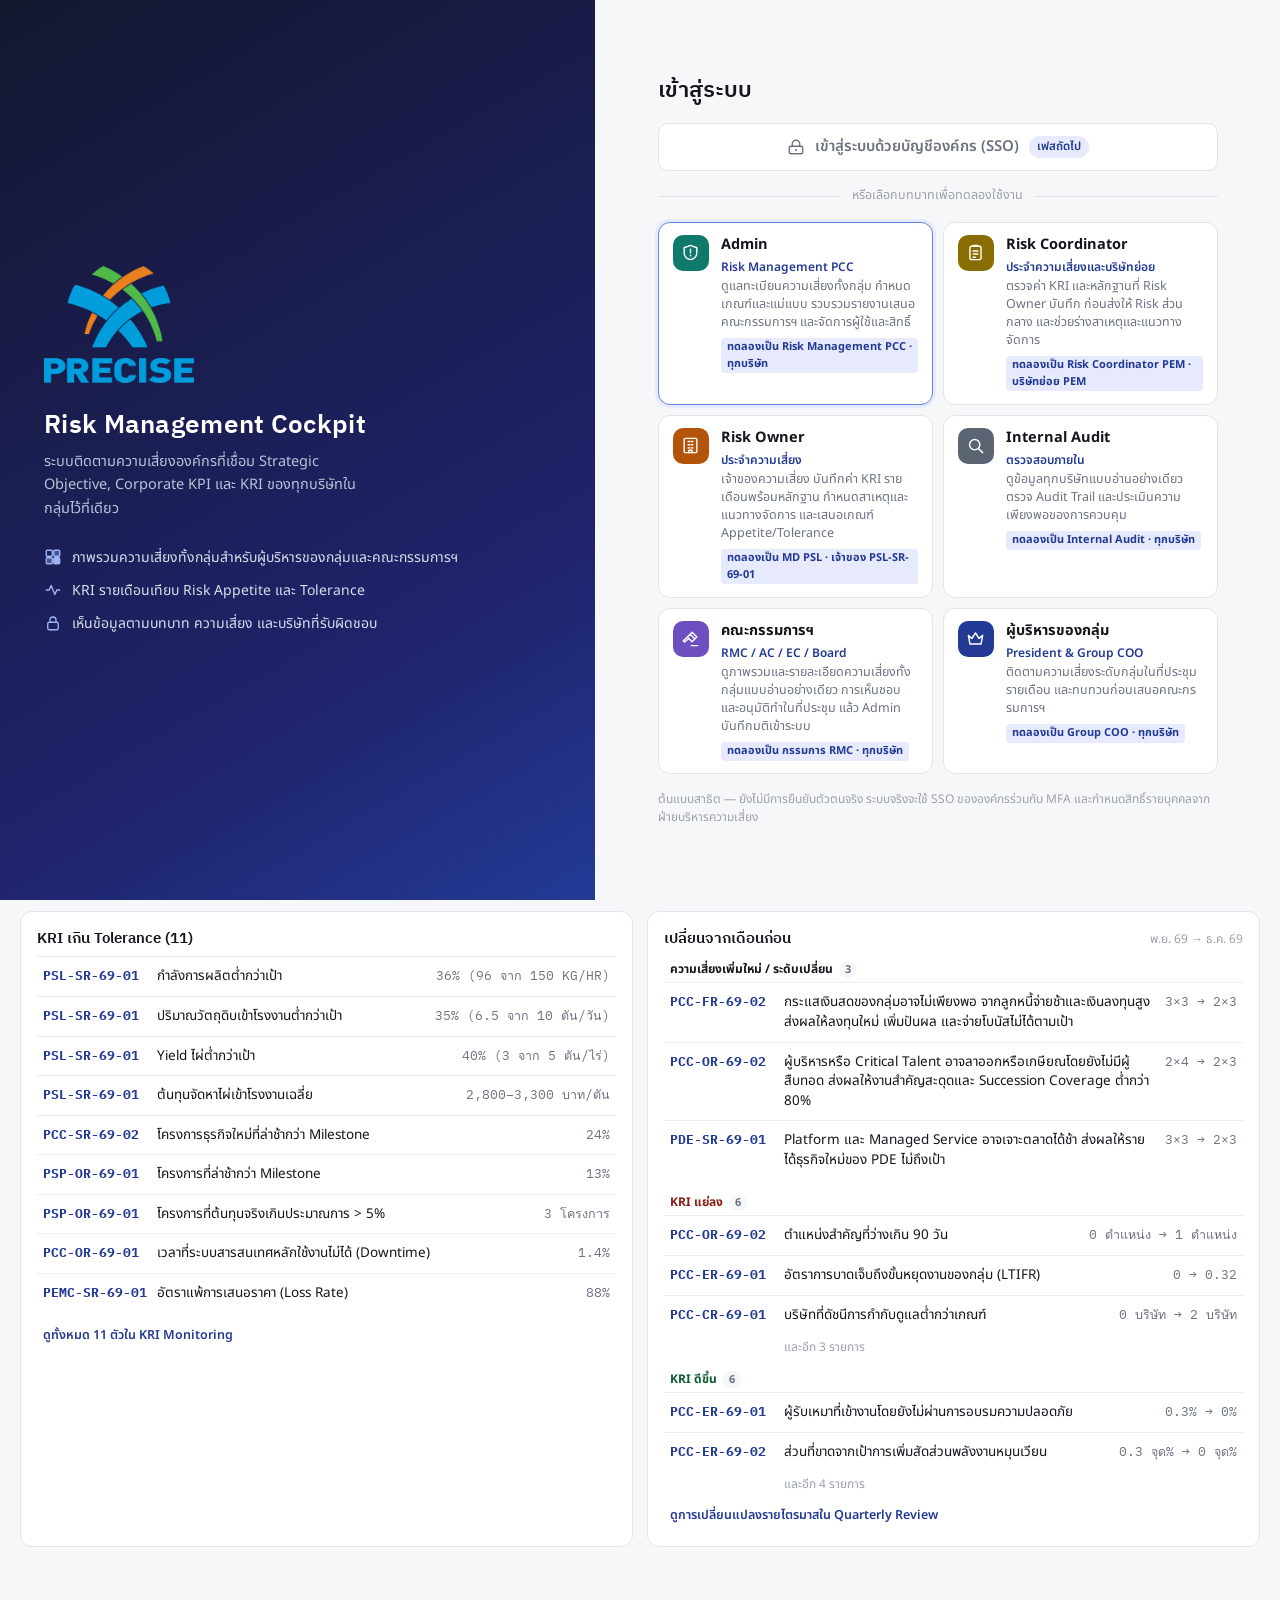
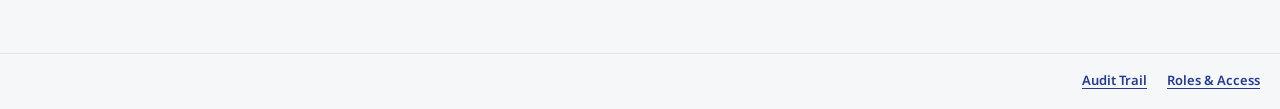
<file: index.html>
<!doctype html>
<html lang="th">
<head>
<meta charset="utf-8">
<meta name="viewport" content="width=device-width, initial-scale=1, viewport-fit=cover">
<title>Precise Risk Cockpit</title>
<link rel="preconnect" href="https://fonts.googleapis.com">
<link href="https://fonts.googleapis.com/css2?family=IBM+Plex+Sans+Thai:wght@400;500;600;700&family=Noto+Sans+Thai:wght@400;500;600;700&family=IBM+Plex+Mono:wght@500;600&display=swap" rel="stylesheet">
<link rel="stylesheet" href="css/app.css">
</head>
<body>
<div class="login" id="login" hidden></div>
<div class="topbar">
  <div class="topbar-inner">
    <div class="brand">
      <svg class="brand-mark" viewBox="0 0 27 27" width="27" height="27" aria-hidden="true"><rect x="0" y="0" width="6" height="6" rx="1.2" fill="#e6870c"/><rect x="7" y="0" width="6" height="6" rx="1.2" fill="#e6870c"/><rect x="14" y="0" width="6" height="6" rx="1.2" fill="#d92d20"/><rect x="21" y="0" width="6" height="6" rx="1.2" fill="#d92d20"/><rect x="0" y="7" width="6" height="6" rx="1.2" fill="#caa400"/><rect x="7" y="7" width="6" height="6" rx="1.2" fill="#caa400"/><rect x="14" y="7" width="6" height="6" rx="1.2" fill="#e6870c"/><rect x="21" y="7" width="6" height="6" rx="1.2" fill="#d92d20"/><rect x="0" y="14" width="6" height="6" rx="1.2" fill="#1a9a51"/><rect x="7" y="14" width="6" height="6" rx="1.2" fill="#caa400"/><rect x="14" y="14" width="6" height="6" rx="1.2" fill="#caa400"/><rect x="21" y="14" width="6" height="6" rx="1.2" fill="#e6870c"/><rect x="0" y="21" width="6" height="6" rx="1.2" fill="#1a9a51"/><rect x="7" y="21" width="6" height="6" rx="1.2" fill="#1a9a51"/><rect x="14" y="21" width="6" height="6" rx="1.2" fill="#caa400"/><rect x="21" y="21" width="6" height="6" rx="1.2" fill="#e6870c"/></svg>
      <div class="brand-text">
        <div class="t1">Risk Cockpit</div>
        <div class="t2">Enterprise Risk Management</div>
      </div>
    </div>
    <nav class="tabs" id="tabnav" aria-label="เมนูหลัก"></nav>
    <div class="tb-right">
      <span class="data-date">ข้อมูล ณ 17 ธ.ค. 2569</span>
      <div class="user-slot" id="userSlot"></div>
    </div>
  </div>
</div>

<div class="wrap">
  <div id="panels"></div>
</div>

<footer>
  <div class="foot-row"><button type="button" class="foot-link" data-goto-page="revision">Audit Trail</button><button type="button" class="foot-link" data-goto-page="access">Roles &amp; Access</button></div>
</footer>

<script>window.PRC_PAGE="matrix";</script>
<script src="data/org.js"></script>
<script src="data/strategy.js"></script>
<script src="data/risks.js"></script>
<script src="data/access.js"></script>
<script src="js/app.js"></script>
</body>
</html>
</file>
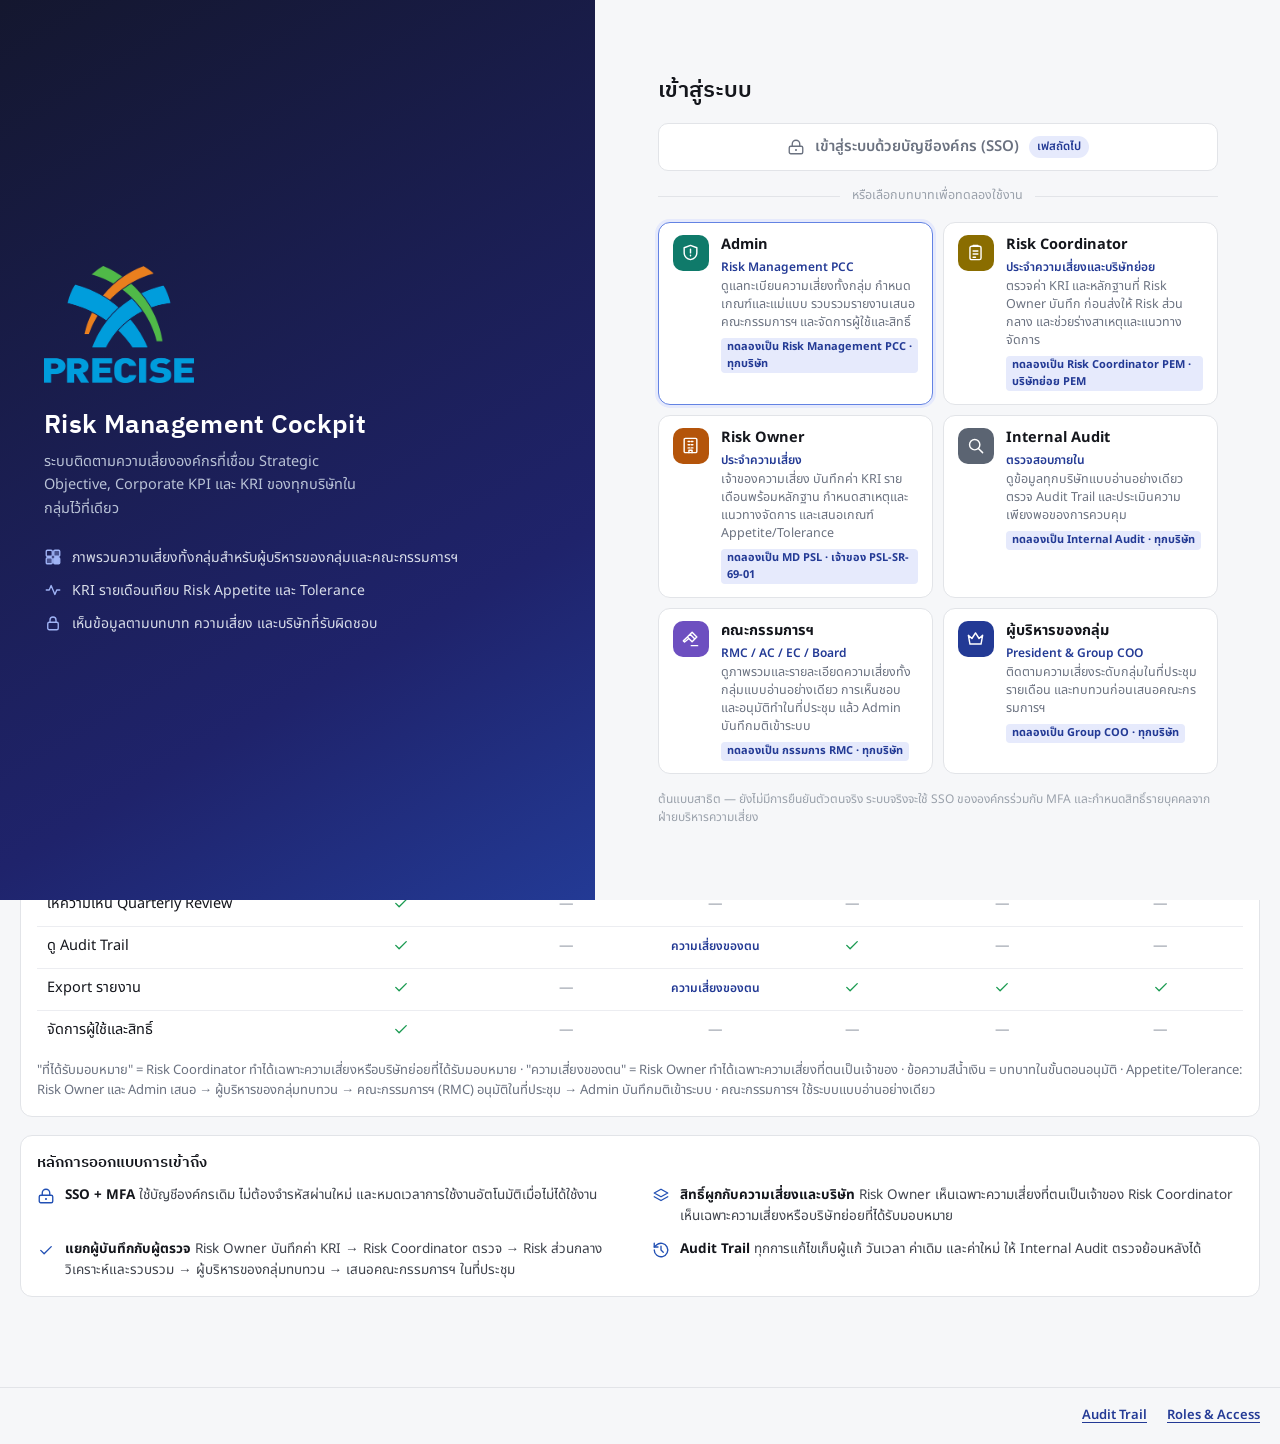
<file: access.html>
<!doctype html>
<html lang="th">
<head>
<meta charset="utf-8">
<meta name="viewport" content="width=device-width, initial-scale=1, viewport-fit=cover">
<title>Roles & Access · Precise Risk Cockpit</title>
<link rel="preconnect" href="https://fonts.googleapis.com">
<link href="https://fonts.googleapis.com/css2?family=IBM+Plex+Sans+Thai:wght@400;500;600;700&family=Noto+Sans+Thai:wght@400;500;600;700&family=IBM+Plex+Mono:wght@500;600&display=swap" rel="stylesheet">
<link rel="stylesheet" href="css/app.css">
</head>
<body>
<div class="login" id="login" hidden></div>
<div class="topbar">
  <div class="topbar-inner">
    <div class="brand">
      <svg class="brand-mark" viewBox="0 0 27 27" width="27" height="27" aria-hidden="true"><rect x="0" y="0" width="6" height="6" rx="1.2" fill="#e6870c"/><rect x="7" y="0" width="6" height="6" rx="1.2" fill="#e6870c"/><rect x="14" y="0" width="6" height="6" rx="1.2" fill="#d92d20"/><rect x="21" y="0" width="6" height="6" rx="1.2" fill="#d92d20"/><rect x="0" y="7" width="6" height="6" rx="1.2" fill="#caa400"/><rect x="7" y="7" width="6" height="6" rx="1.2" fill="#caa400"/><rect x="14" y="7" width="6" height="6" rx="1.2" fill="#e6870c"/><rect x="21" y="7" width="6" height="6" rx="1.2" fill="#d92d20"/><rect x="0" y="14" width="6" height="6" rx="1.2" fill="#1a9a51"/><rect x="7" y="14" width="6" height="6" rx="1.2" fill="#caa400"/><rect x="14" y="14" width="6" height="6" rx="1.2" fill="#caa400"/><rect x="21" y="14" width="6" height="6" rx="1.2" fill="#e6870c"/><rect x="0" y="21" width="6" height="6" rx="1.2" fill="#1a9a51"/><rect x="7" y="21" width="6" height="6" rx="1.2" fill="#1a9a51"/><rect x="14" y="21" width="6" height="6" rx="1.2" fill="#caa400"/><rect x="21" y="21" width="6" height="6" rx="1.2" fill="#e6870c"/></svg>
      <div class="brand-text">
        <div class="t1">Risk Cockpit</div>
        <div class="t2">Enterprise Risk Management</div>
      </div>
    </div>
    <nav class="tabs" id="tabnav" aria-label="เมนูหลัก"></nav>
    <div class="tb-right">
      <span class="data-date">ข้อมูล ณ 17 ธ.ค. 2569</span>
      <div class="user-slot" id="userSlot"></div>
    </div>
  </div>
</div>

<div class="wrap">
  <div id="panels"></div>
</div>

<footer>
  <div class="foot-row"><button type="button" class="foot-link" data-goto-page="revision">Audit Trail</button><button type="button" class="foot-link" data-goto-page="access">Roles &amp; Access</button></div>
</footer>

<script>window.PRC_PAGE="access";</script>
<script src="data/org.js"></script>
<script src="data/strategy.js"></script>
<script src="data/risks.js"></script>
<script src="data/access.js"></script>
<script src="js/app.js"></script>
</body>
</html>
</file>
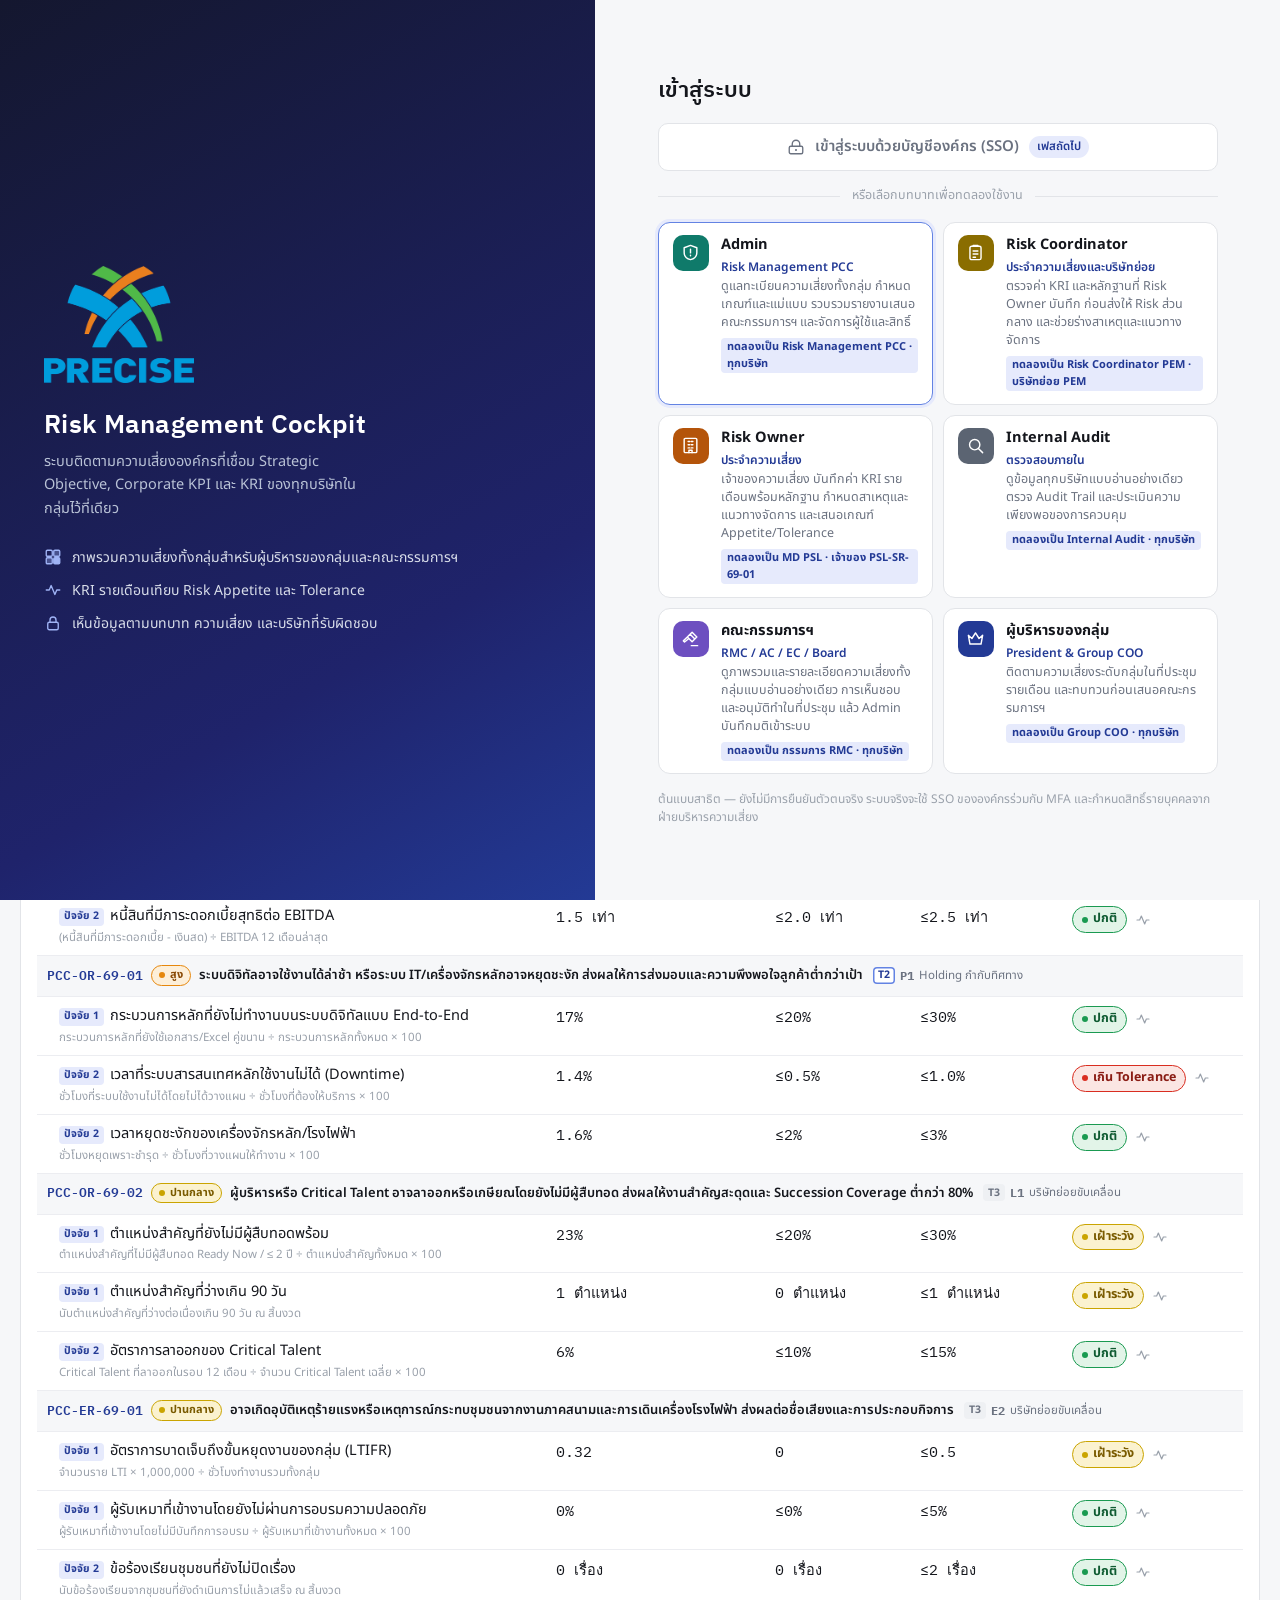
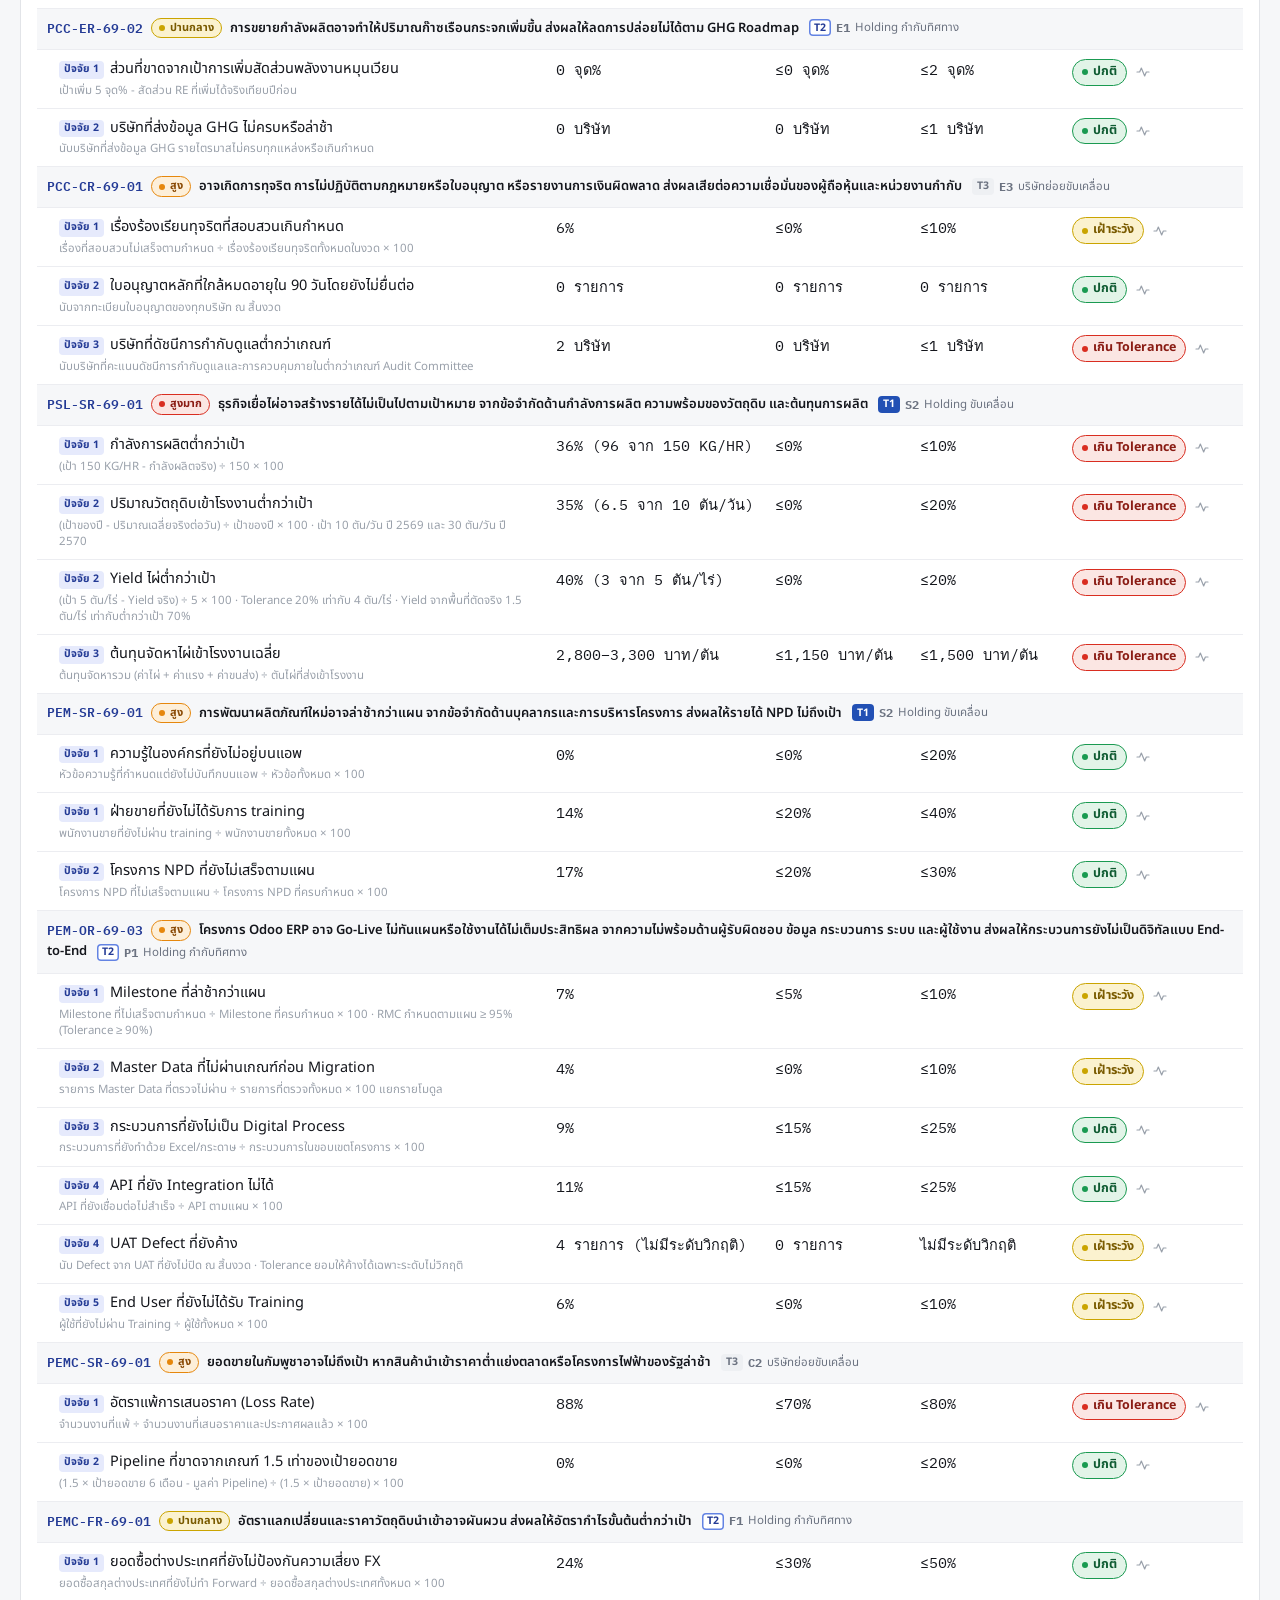
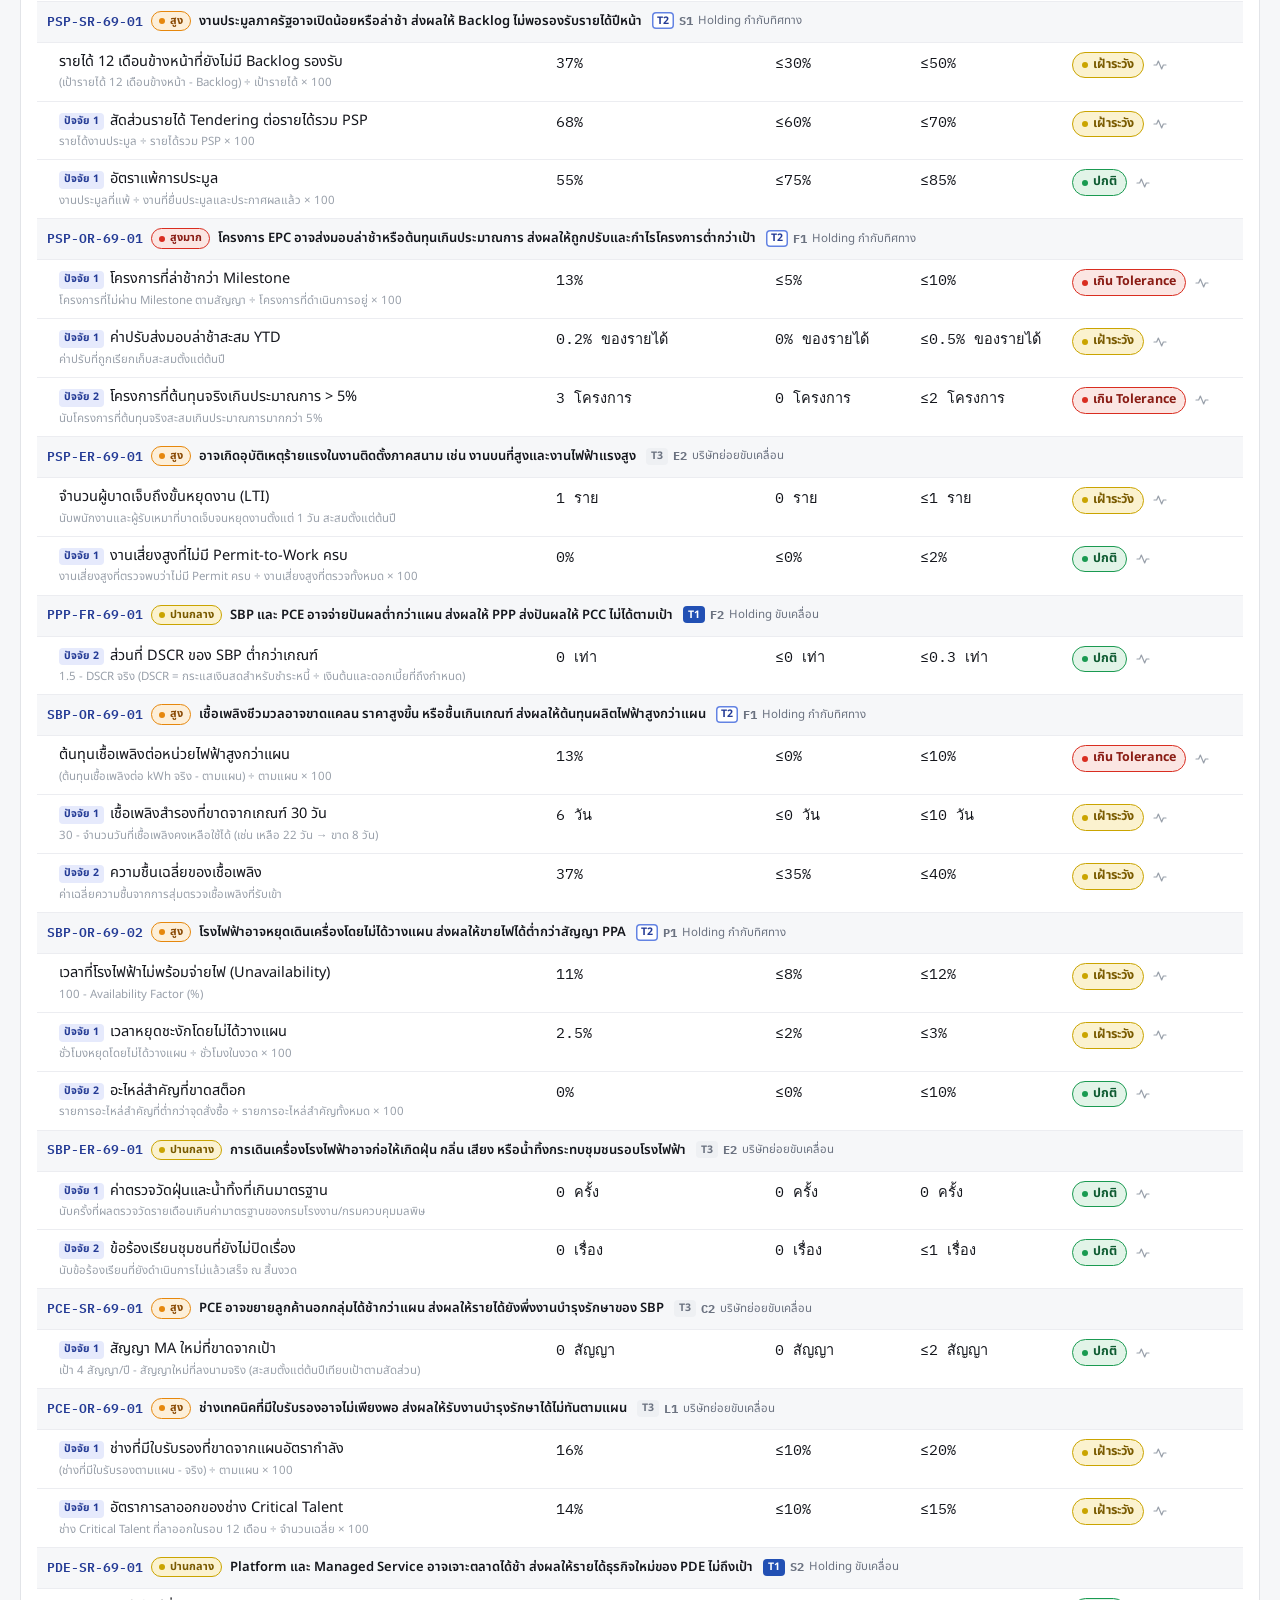
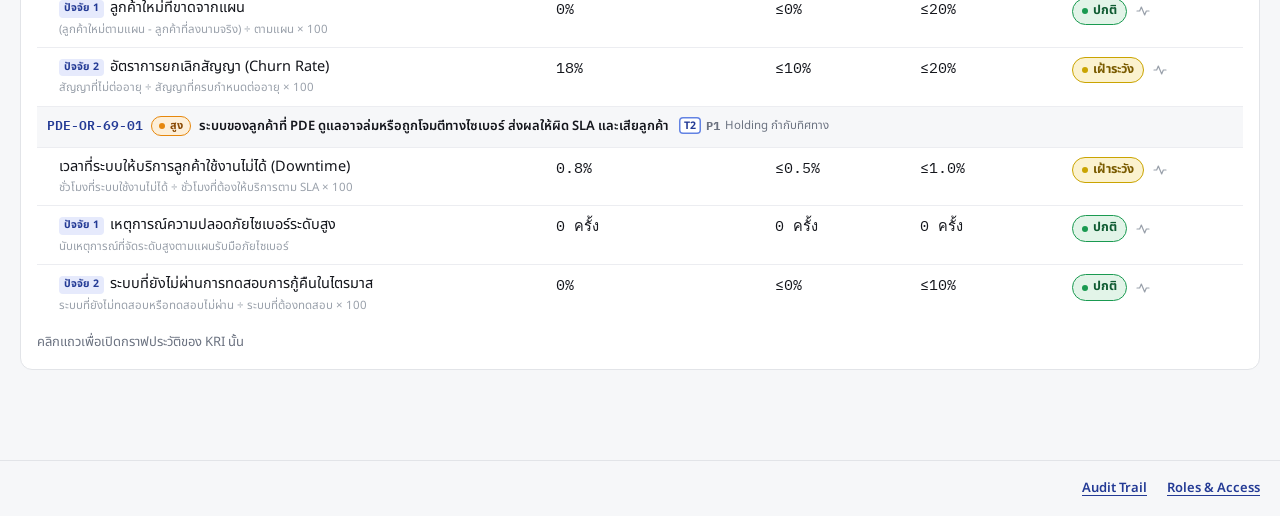
<file: kri.html>
<!doctype html>
<html lang="th">
<head>
<meta charset="utf-8">
<meta name="viewport" content="width=device-width, initial-scale=1, viewport-fit=cover">
<title>KRI Monitoring · Precise Risk Cockpit</title>
<link rel="preconnect" href="https://fonts.googleapis.com">
<link href="https://fonts.googleapis.com/css2?family=IBM+Plex+Sans+Thai:wght@400;500;600;700&family=Noto+Sans+Thai:wght@400;500;600;700&family=IBM+Plex+Mono:wght@500;600&display=swap" rel="stylesheet">
<link rel="stylesheet" href="css/app.css">
</head>
<body>
<div class="login" id="login" hidden></div>
<div class="topbar">
  <div class="topbar-inner">
    <div class="brand">
      <svg class="brand-mark" viewBox="0 0 27 27" width="27" height="27" aria-hidden="true"><rect x="0" y="0" width="6" height="6" rx="1.2" fill="#e6870c"/><rect x="7" y="0" width="6" height="6" rx="1.2" fill="#e6870c"/><rect x="14" y="0" width="6" height="6" rx="1.2" fill="#d92d20"/><rect x="21" y="0" width="6" height="6" rx="1.2" fill="#d92d20"/><rect x="0" y="7" width="6" height="6" rx="1.2" fill="#caa400"/><rect x="7" y="7" width="6" height="6" rx="1.2" fill="#caa400"/><rect x="14" y="7" width="6" height="6" rx="1.2" fill="#e6870c"/><rect x="21" y="7" width="6" height="6" rx="1.2" fill="#d92d20"/><rect x="0" y="14" width="6" height="6" rx="1.2" fill="#1a9a51"/><rect x="7" y="14" width="6" height="6" rx="1.2" fill="#caa400"/><rect x="14" y="14" width="6" height="6" rx="1.2" fill="#caa400"/><rect x="21" y="14" width="6" height="6" rx="1.2" fill="#e6870c"/><rect x="0" y="21" width="6" height="6" rx="1.2" fill="#1a9a51"/><rect x="7" y="21" width="6" height="6" rx="1.2" fill="#1a9a51"/><rect x="14" y="21" width="6" height="6" rx="1.2" fill="#caa400"/><rect x="21" y="21" width="6" height="6" rx="1.2" fill="#e6870c"/></svg>
      <div class="brand-text">
        <div class="t1">Risk Cockpit</div>
        <div class="t2">Enterprise Risk Management</div>
      </div>
    </div>
    <nav class="tabs" id="tabnav" aria-label="เมนูหลัก"></nav>
    <div class="tb-right">
      <span class="data-date">ข้อมูล ณ 17 ธ.ค. 2569</span>
      <div class="user-slot" id="userSlot"></div>
    </div>
  </div>
</div>

<div class="wrap">
  <div id="panels"></div>
</div>

<footer>
  <div class="foot-row"><button type="button" class="foot-link" data-goto-page="revision">Audit Trail</button><button type="button" class="foot-link" data-goto-page="access">Roles &amp; Access</button></div>
</footer>

<script>window.PRC_PAGE="kri";</script>
<script src="data/org.js"></script>
<script src="data/strategy.js"></script>
<script src="data/risks.js"></script>
<script src="data/access.js"></script>
<script src="js/app.js"></script>
</body>
</html>
</file>
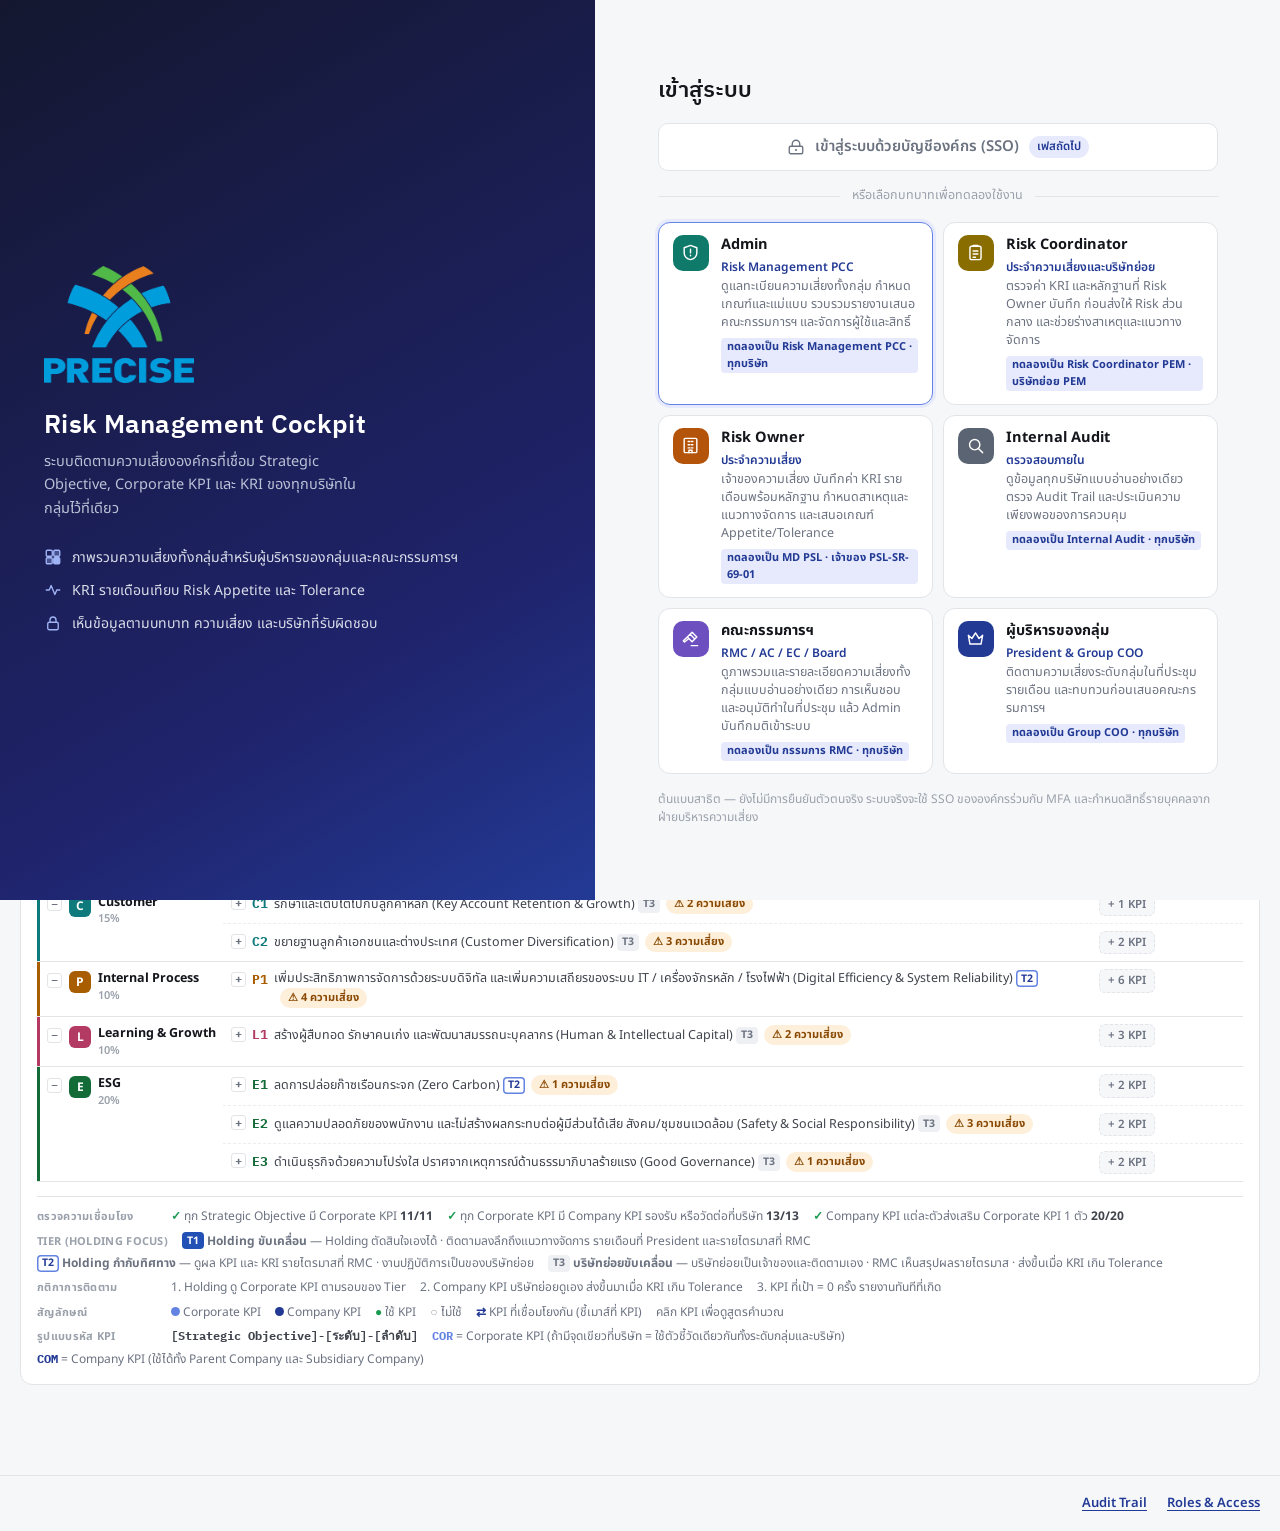
<file: objectives.html>
<!doctype html>
<html lang="th">
<head>
<meta charset="utf-8">
<meta name="viewport" content="width=device-width, initial-scale=1, viewport-fit=cover">
<title>Objectives & KPI · Precise Risk Cockpit</title>
<link rel="preconnect" href="https://fonts.googleapis.com">
<link href="https://fonts.googleapis.com/css2?family=IBM+Plex+Sans+Thai:wght@400;500;600;700&family=Noto+Sans+Thai:wght@400;500;600;700&family=IBM+Plex+Mono:wght@500;600&display=swap" rel="stylesheet">
<link rel="stylesheet" href="css/app.css">
</head>
<body>
<div class="login" id="login" hidden></div>
<div class="topbar">
  <div class="topbar-inner">
    <div class="brand">
      <svg class="brand-mark" viewBox="0 0 27 27" width="27" height="27" aria-hidden="true"><rect x="0" y="0" width="6" height="6" rx="1.2" fill="#e6870c"/><rect x="7" y="0" width="6" height="6" rx="1.2" fill="#e6870c"/><rect x="14" y="0" width="6" height="6" rx="1.2" fill="#d92d20"/><rect x="21" y="0" width="6" height="6" rx="1.2" fill="#d92d20"/><rect x="0" y="7" width="6" height="6" rx="1.2" fill="#caa400"/><rect x="7" y="7" width="6" height="6" rx="1.2" fill="#caa400"/><rect x="14" y="7" width="6" height="6" rx="1.2" fill="#e6870c"/><rect x="21" y="7" width="6" height="6" rx="1.2" fill="#d92d20"/><rect x="0" y="14" width="6" height="6" rx="1.2" fill="#1a9a51"/><rect x="7" y="14" width="6" height="6" rx="1.2" fill="#caa400"/><rect x="14" y="14" width="6" height="6" rx="1.2" fill="#caa400"/><rect x="21" y="14" width="6" height="6" rx="1.2" fill="#e6870c"/><rect x="0" y="21" width="6" height="6" rx="1.2" fill="#1a9a51"/><rect x="7" y="21" width="6" height="6" rx="1.2" fill="#1a9a51"/><rect x="14" y="21" width="6" height="6" rx="1.2" fill="#caa400"/><rect x="21" y="21" width="6" height="6" rx="1.2" fill="#e6870c"/></svg>
      <div class="brand-text">
        <div class="t1">Risk Cockpit</div>
        <div class="t2">Enterprise Risk Management</div>
      </div>
    </div>
    <nav class="tabs" id="tabnav" aria-label="เมนูหลัก"></nav>
    <div class="tb-right">
      <span class="data-date">ข้อมูล ณ 17 ธ.ค. 2569</span>
      <div class="user-slot" id="userSlot"></div>
    </div>
  </div>
</div>

<div class="wrap">
  <div id="panels"></div>
</div>

<footer>
  <div class="foot-row"><button type="button" class="foot-link" data-goto-page="revision">Audit Trail</button><button type="button" class="foot-link" data-goto-page="access">Roles &amp; Access</button></div>
</footer>

<script>window.PRC_PAGE="overview";</script>
<script src="data/org.js"></script>
<script src="data/strategy.js"></script>
<script src="data/risks.js"></script>
<script src="data/access.js"></script>
<script src="js/app.js"></script>
</body>
</html>
</file>
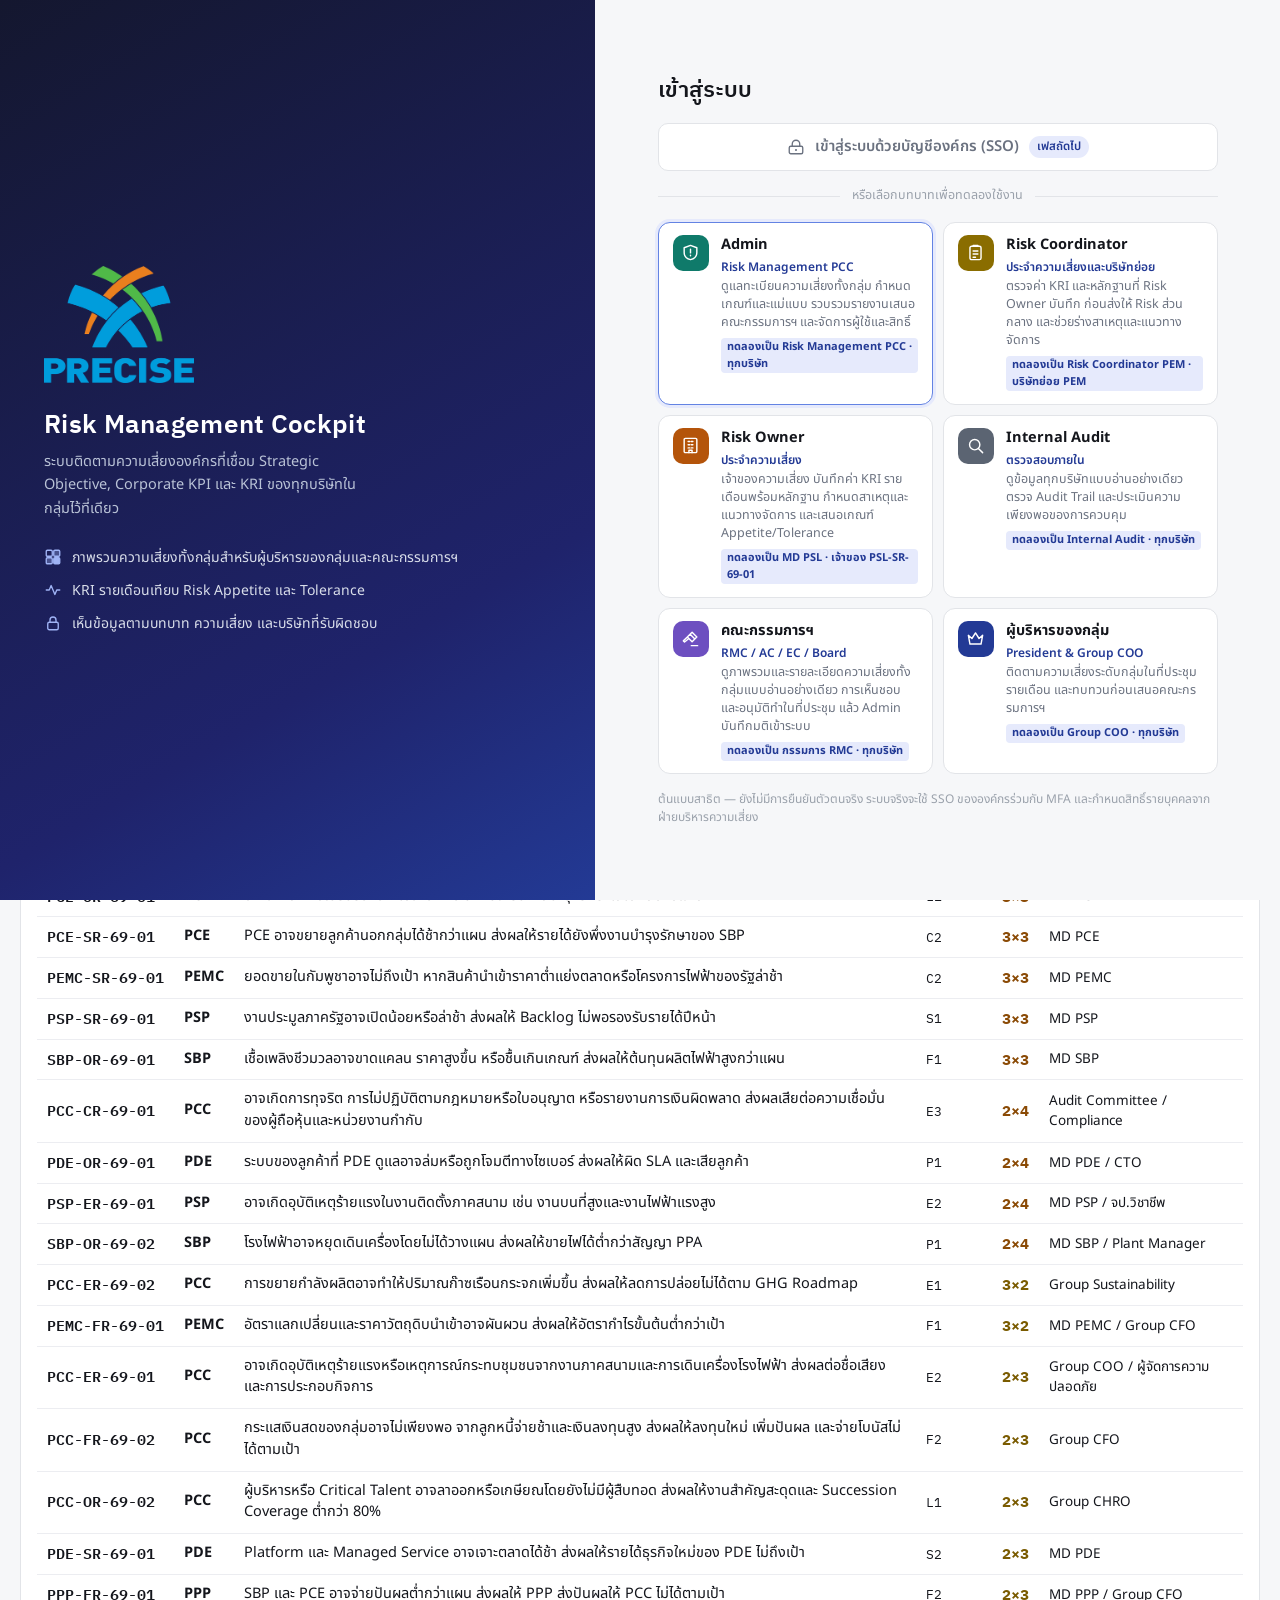
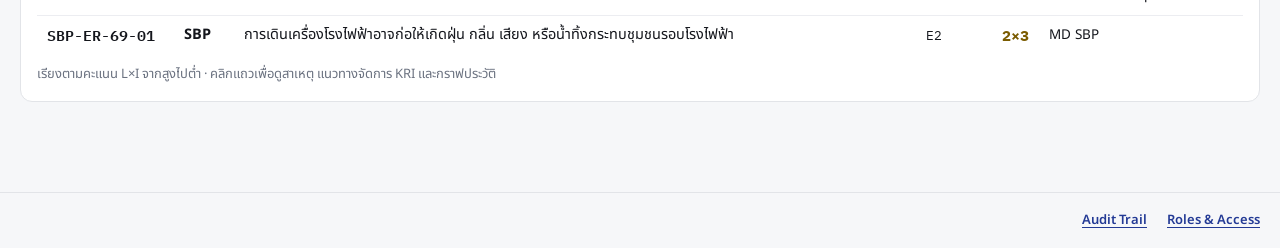
<file: register.html>
<!doctype html>
<html lang="th">
<head>
<meta charset="utf-8">
<meta name="viewport" content="width=device-width, initial-scale=1, viewport-fit=cover">
<title>Risk Register · Precise Risk Cockpit</title>
<link rel="preconnect" href="https://fonts.googleapis.com">
<link href="https://fonts.googleapis.com/css2?family=IBM+Plex+Sans+Thai:wght@400;500;600;700&family=Noto+Sans+Thai:wght@400;500;600;700&family=IBM+Plex+Mono:wght@500;600&display=swap" rel="stylesheet">
<link rel="stylesheet" href="css/app.css">
</head>
<body>
<div class="login" id="login" hidden></div>
<div class="topbar">
  <div class="topbar-inner">
    <div class="brand">
      <svg class="brand-mark" viewBox="0 0 27 27" width="27" height="27" aria-hidden="true"><rect x="0" y="0" width="6" height="6" rx="1.2" fill="#e6870c"/><rect x="7" y="0" width="6" height="6" rx="1.2" fill="#e6870c"/><rect x="14" y="0" width="6" height="6" rx="1.2" fill="#d92d20"/><rect x="21" y="0" width="6" height="6" rx="1.2" fill="#d92d20"/><rect x="0" y="7" width="6" height="6" rx="1.2" fill="#caa400"/><rect x="7" y="7" width="6" height="6" rx="1.2" fill="#caa400"/><rect x="14" y="7" width="6" height="6" rx="1.2" fill="#e6870c"/><rect x="21" y="7" width="6" height="6" rx="1.2" fill="#d92d20"/><rect x="0" y="14" width="6" height="6" rx="1.2" fill="#1a9a51"/><rect x="7" y="14" width="6" height="6" rx="1.2" fill="#caa400"/><rect x="14" y="14" width="6" height="6" rx="1.2" fill="#caa400"/><rect x="21" y="14" width="6" height="6" rx="1.2" fill="#e6870c"/><rect x="0" y="21" width="6" height="6" rx="1.2" fill="#1a9a51"/><rect x="7" y="21" width="6" height="6" rx="1.2" fill="#1a9a51"/><rect x="14" y="21" width="6" height="6" rx="1.2" fill="#caa400"/><rect x="21" y="21" width="6" height="6" rx="1.2" fill="#e6870c"/></svg>
      <div class="brand-text">
        <div class="t1">Risk Cockpit</div>
        <div class="t2">Enterprise Risk Management</div>
      </div>
    </div>
    <nav class="tabs" id="tabnav" aria-label="เมนูหลัก"></nav>
    <div class="tb-right">
      <span class="data-date">ข้อมูล ณ 17 ธ.ค. 2569</span>
      <div class="user-slot" id="userSlot"></div>
    </div>
  </div>
</div>

<div class="wrap">
  <div id="panels"></div>
</div>

<footer>
  <div class="foot-row"><button type="button" class="foot-link" data-goto-page="revision">Audit Trail</button><button type="button" class="foot-link" data-goto-page="access">Roles &amp; Access</button></div>
</footer>

<script>window.PRC_PAGE="detail";</script>
<script src="data/org.js"></script>
<script src="data/strategy.js"></script>
<script src="data/risks.js"></script>
<script src="data/access.js"></script>
<script src="js/app.js"></script>
</body>
</html>
</file>
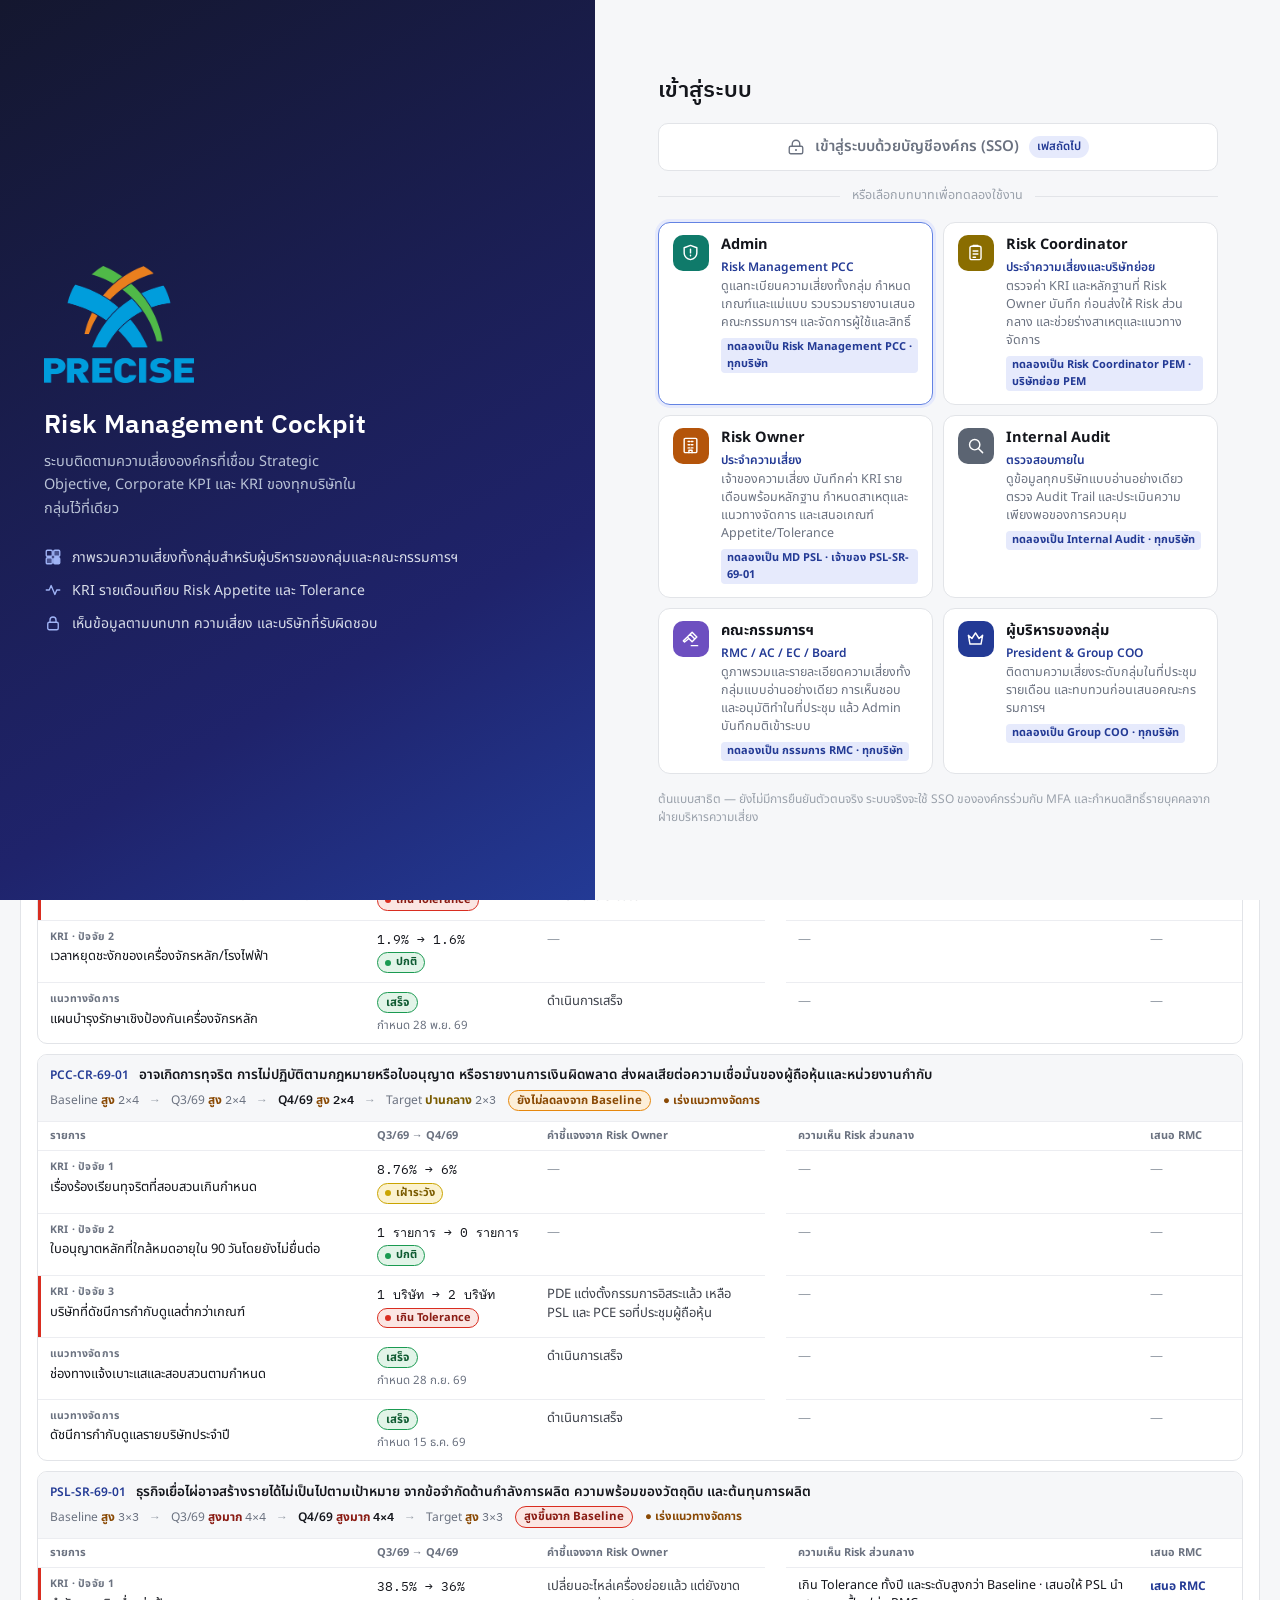
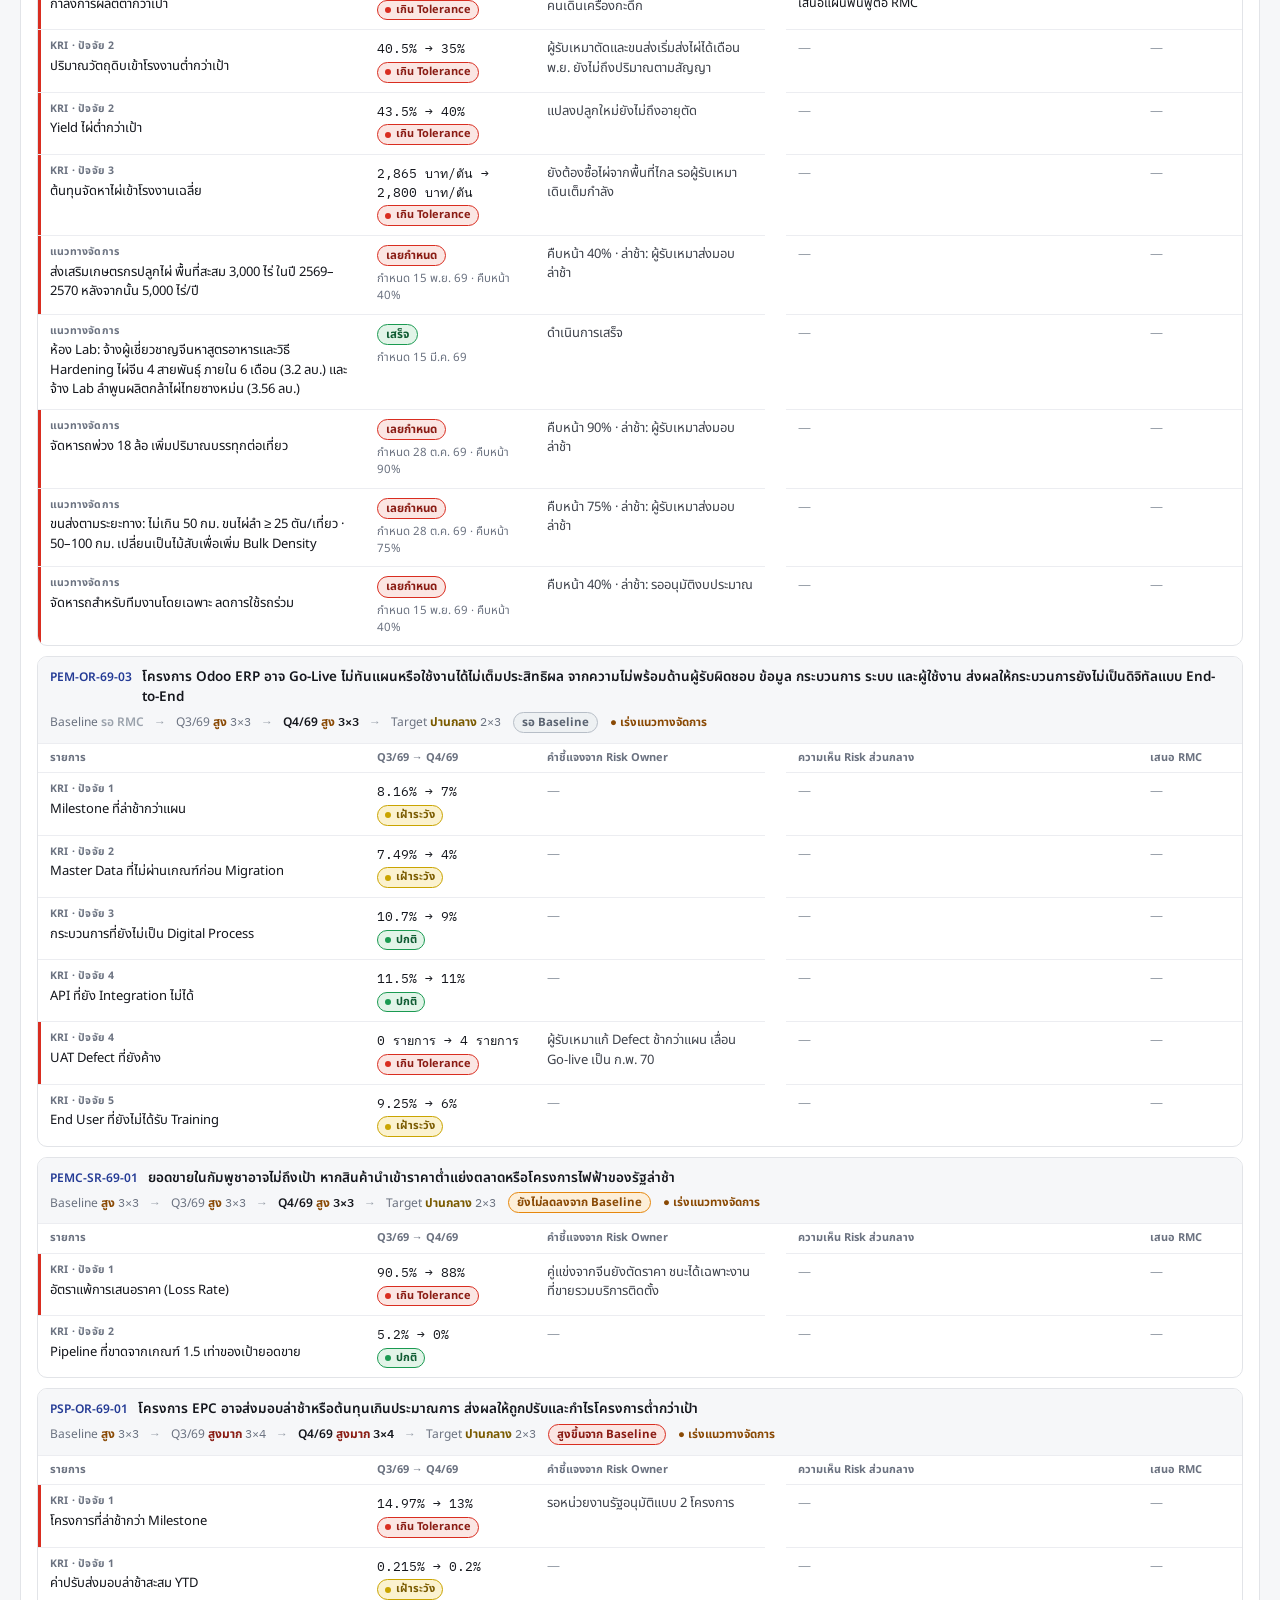
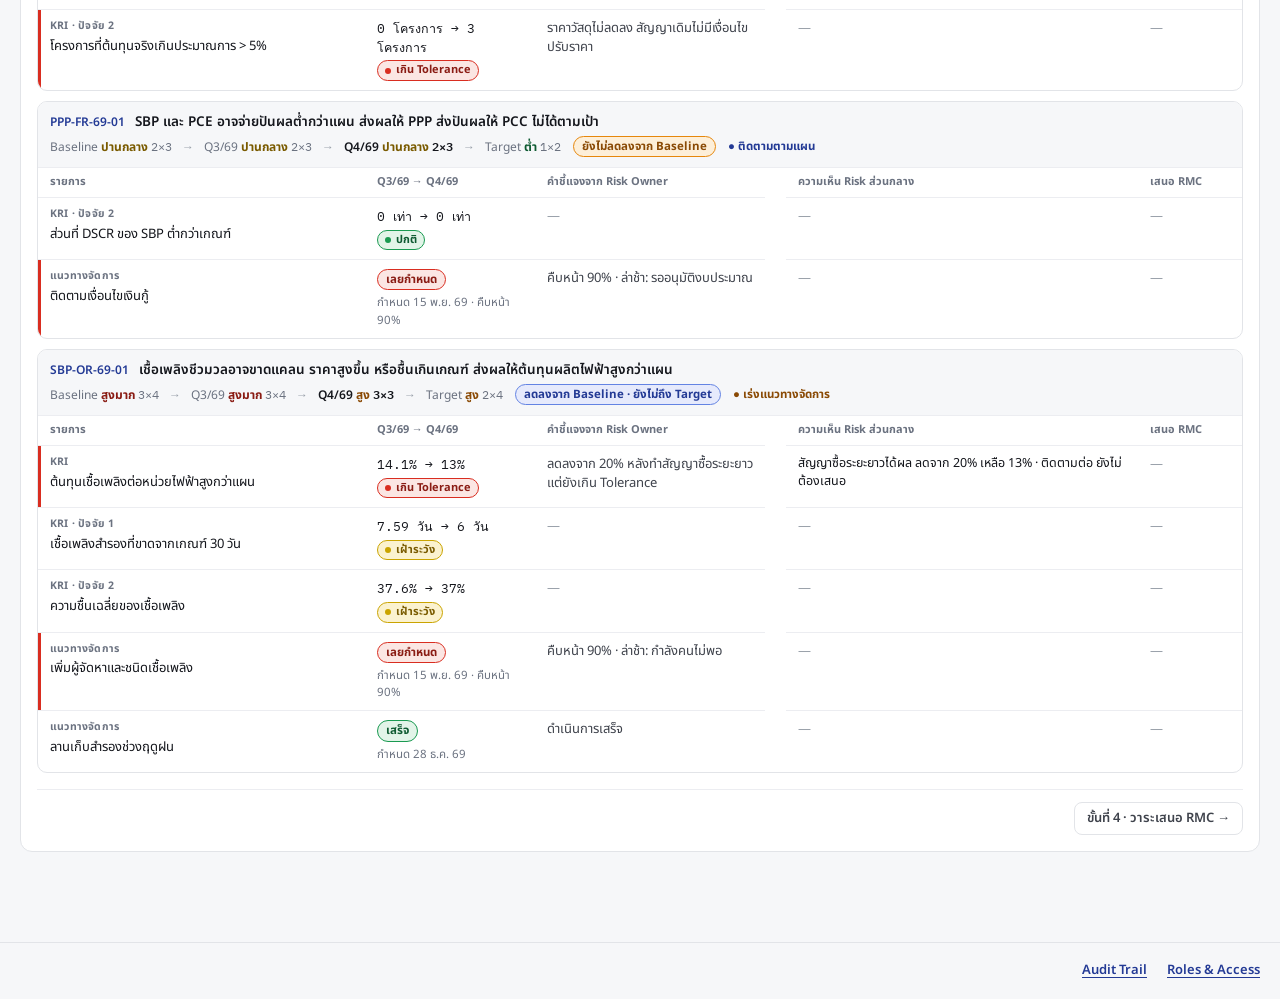
<file: review.html>
<!doctype html>
<html lang="th">
<head>
<meta charset="utf-8">
<meta name="viewport" content="width=device-width, initial-scale=1, viewport-fit=cover">
<title>Quarterly Review · Precise Risk Cockpit</title>
<link rel="preconnect" href="https://fonts.googleapis.com">
<link href="https://fonts.googleapis.com/css2?family=IBM+Plex+Sans+Thai:wght@400;500;600;700&family=Noto+Sans+Thai:wght@400;500;600;700&family=IBM+Plex+Mono:wght@500;600&display=swap" rel="stylesheet">
<link rel="stylesheet" href="css/app.css">
</head>
<body>
<div class="login" id="login" hidden></div>
<div class="topbar">
  <div class="topbar-inner">
    <div class="brand">
      <svg class="brand-mark" viewBox="0 0 27 27" width="27" height="27" aria-hidden="true"><rect x="0" y="0" width="6" height="6" rx="1.2" fill="#e6870c"/><rect x="7" y="0" width="6" height="6" rx="1.2" fill="#e6870c"/><rect x="14" y="0" width="6" height="6" rx="1.2" fill="#d92d20"/><rect x="21" y="0" width="6" height="6" rx="1.2" fill="#d92d20"/><rect x="0" y="7" width="6" height="6" rx="1.2" fill="#caa400"/><rect x="7" y="7" width="6" height="6" rx="1.2" fill="#caa400"/><rect x="14" y="7" width="6" height="6" rx="1.2" fill="#e6870c"/><rect x="21" y="7" width="6" height="6" rx="1.2" fill="#d92d20"/><rect x="0" y="14" width="6" height="6" rx="1.2" fill="#1a9a51"/><rect x="7" y="14" width="6" height="6" rx="1.2" fill="#caa400"/><rect x="14" y="14" width="6" height="6" rx="1.2" fill="#caa400"/><rect x="21" y="14" width="6" height="6" rx="1.2" fill="#e6870c"/><rect x="0" y="21" width="6" height="6" rx="1.2" fill="#1a9a51"/><rect x="7" y="21" width="6" height="6" rx="1.2" fill="#1a9a51"/><rect x="14" y="21" width="6" height="6" rx="1.2" fill="#caa400"/><rect x="21" y="21" width="6" height="6" rx="1.2" fill="#e6870c"/></svg>
      <div class="brand-text">
        <div class="t1">Risk Cockpit</div>
        <div class="t2">Enterprise Risk Management</div>
      </div>
    </div>
    <nav class="tabs" id="tabnav" aria-label="เมนูหลัก"></nav>
    <div class="tb-right">
      <span class="data-date">ข้อมูล ณ 17 ธ.ค. 2569</span>
      <div class="user-slot" id="userSlot"></div>
    </div>
  </div>
</div>

<div class="wrap">
  <div id="panels"></div>
</div>

<footer>
  <div class="foot-row"><button type="button" class="foot-link" data-goto-page="revision">Audit Trail</button><button type="button" class="foot-link" data-goto-page="access">Roles &amp; Access</button></div>
</footer>

<script>window.PRC_PAGE="review";</script>
<script src="data/org.js"></script>
<script src="data/strategy.js"></script>
<script src="data/risks.js"></script>
<script src="data/access.js"></script>
<script src="js/app.js"></script>
</body>
</html>
</file>
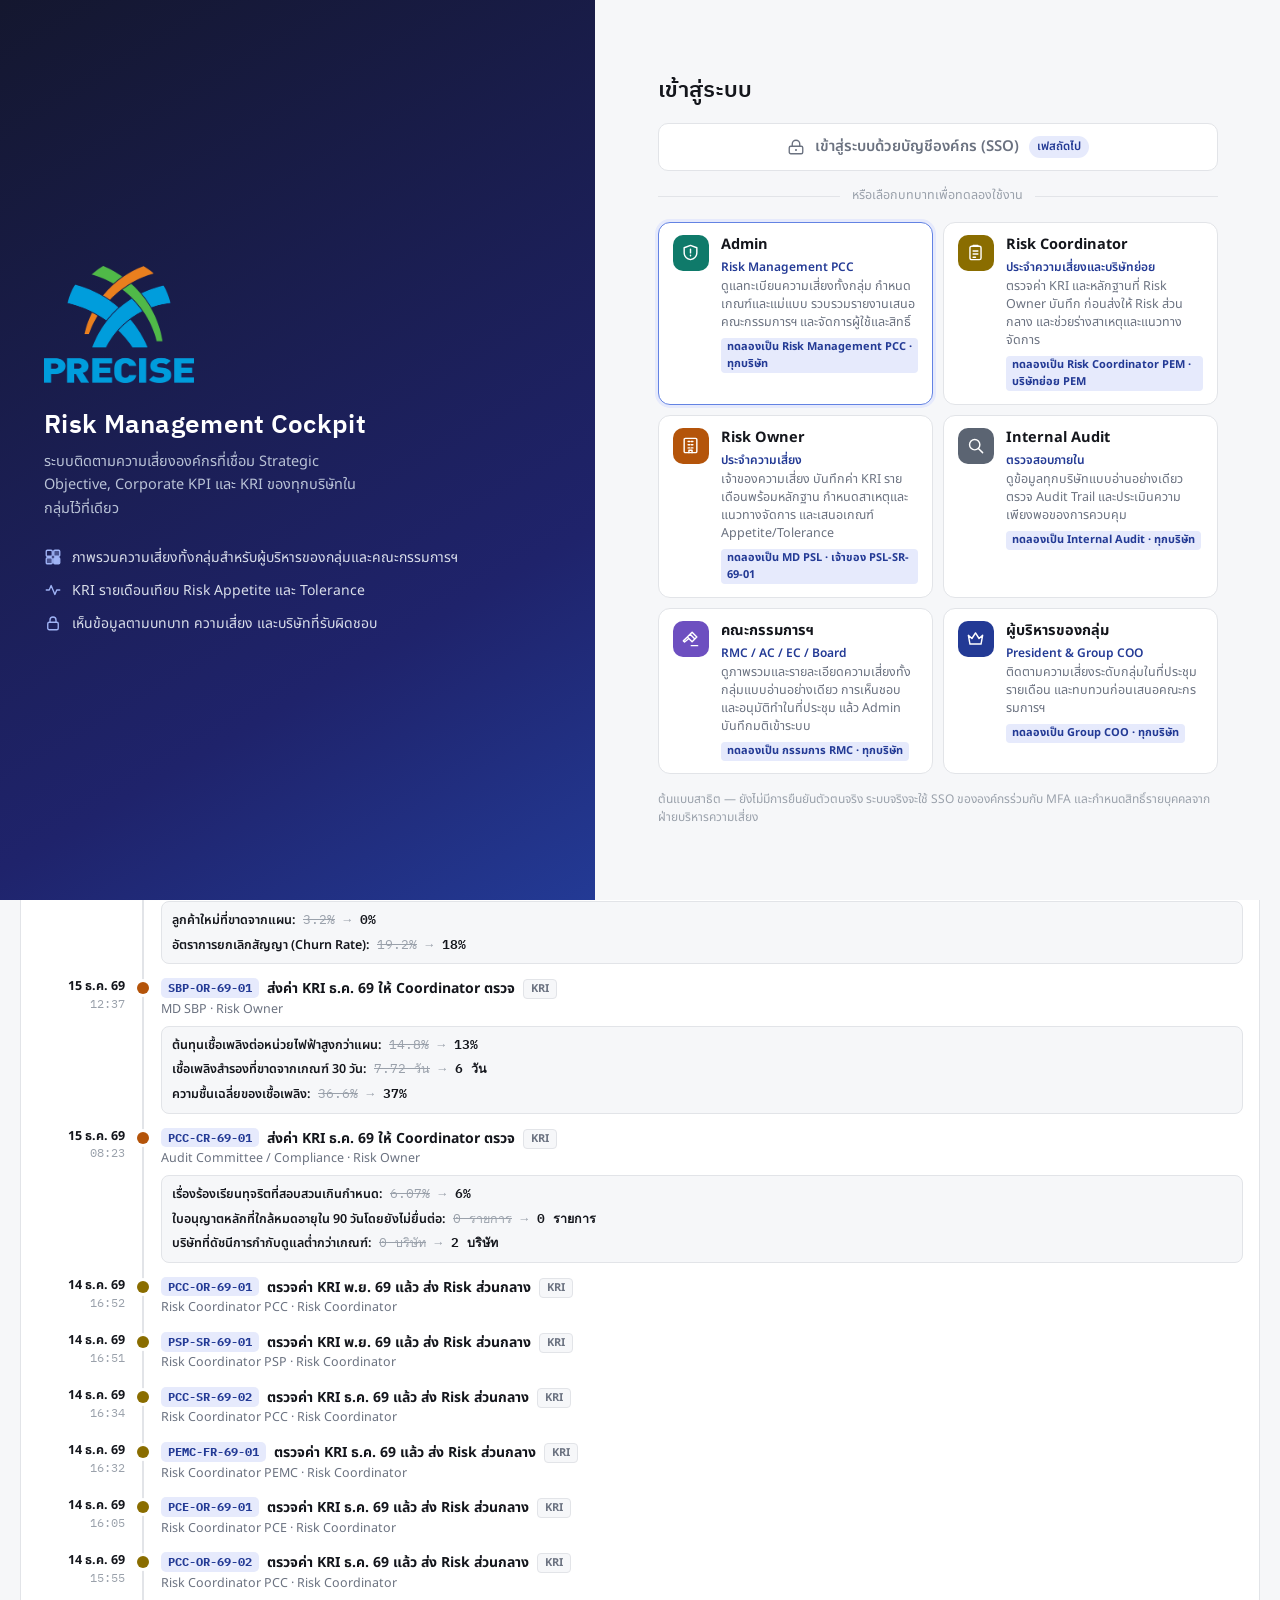
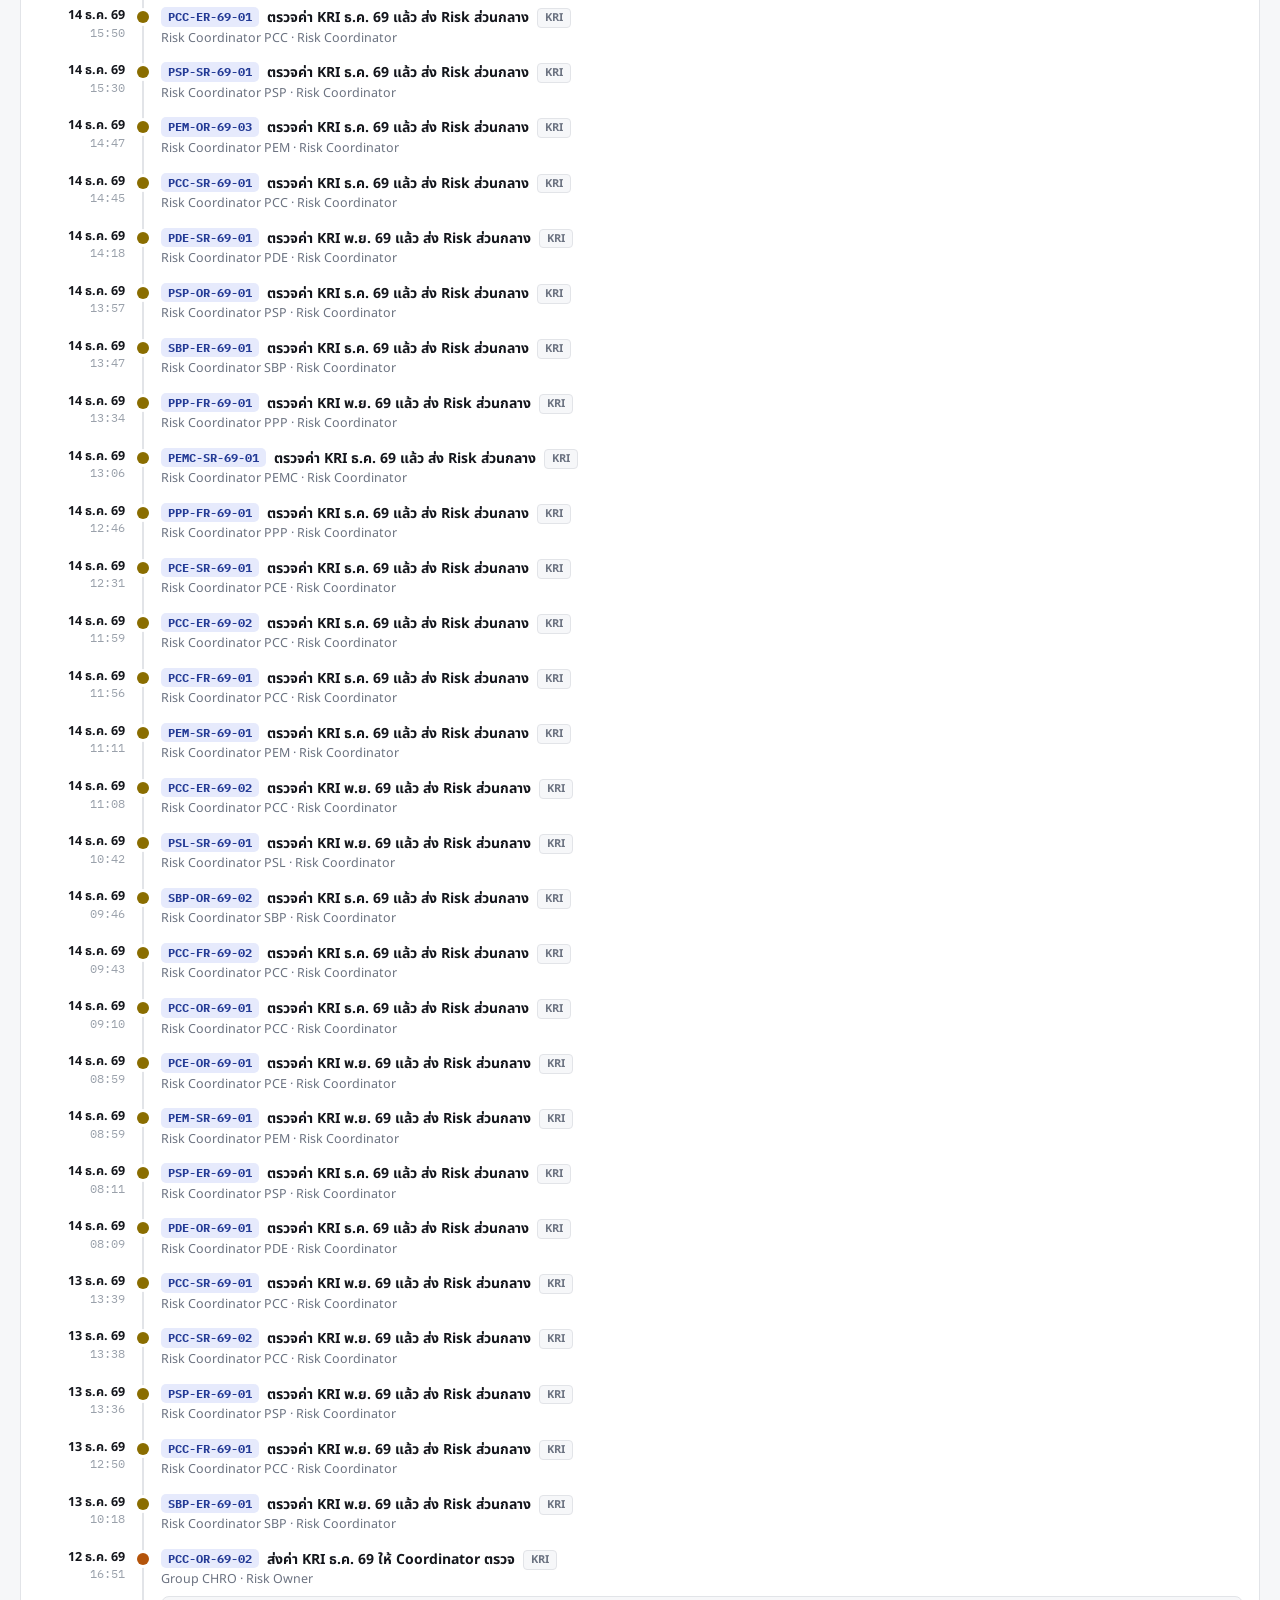
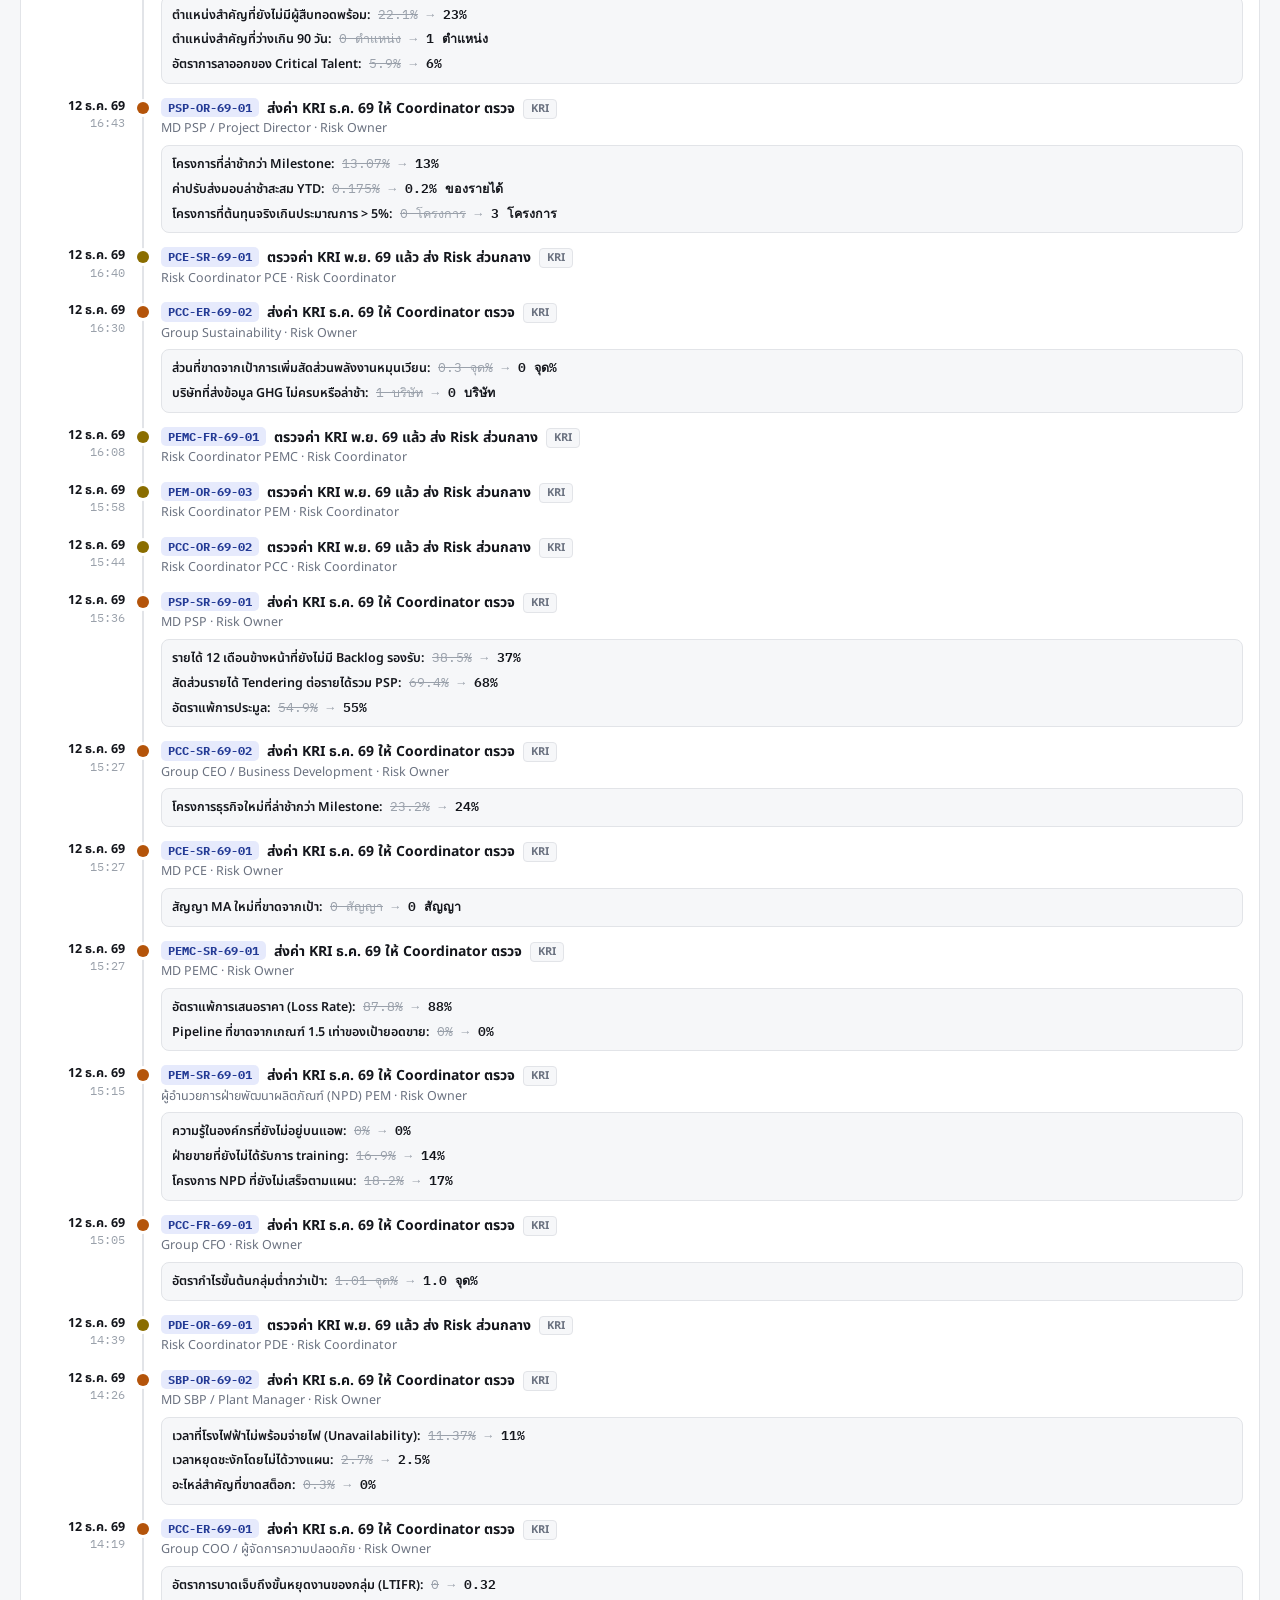
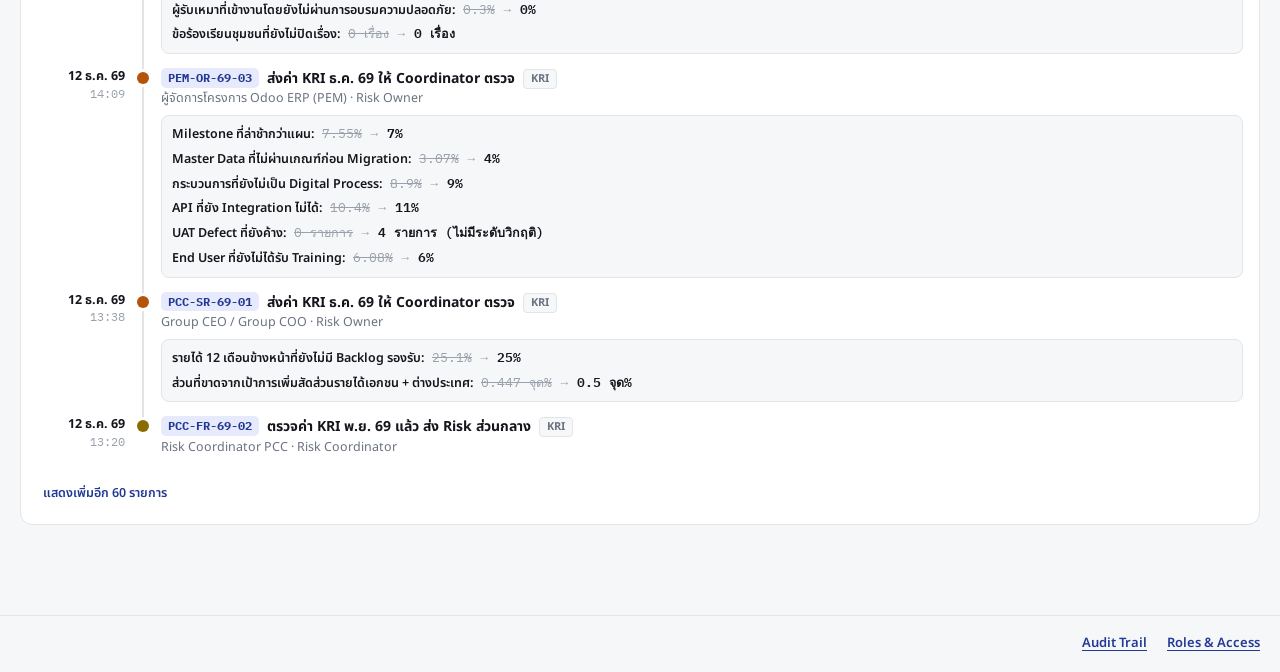
<file: revision.html>
<!doctype html>
<html lang="th">
<head>
<meta charset="utf-8">
<meta name="viewport" content="width=device-width, initial-scale=1, viewport-fit=cover">
<title>Audit Trail · Precise Risk Cockpit</title>
<link rel="preconnect" href="https://fonts.googleapis.com">
<link href="https://fonts.googleapis.com/css2?family=IBM+Plex+Sans+Thai:wght@400;500;600;700&family=Noto+Sans+Thai:wght@400;500;600;700&family=IBM+Plex+Mono:wght@500;600&display=swap" rel="stylesheet">
<link rel="stylesheet" href="css/app.css">
</head>
<body>
<div class="login" id="login" hidden></div>
<div class="topbar">
  <div class="topbar-inner">
    <div class="brand">
      <svg class="brand-mark" viewBox="0 0 27 27" width="27" height="27" aria-hidden="true"><rect x="0" y="0" width="6" height="6" rx="1.2" fill="#e6870c"/><rect x="7" y="0" width="6" height="6" rx="1.2" fill="#e6870c"/><rect x="14" y="0" width="6" height="6" rx="1.2" fill="#d92d20"/><rect x="21" y="0" width="6" height="6" rx="1.2" fill="#d92d20"/><rect x="0" y="7" width="6" height="6" rx="1.2" fill="#caa400"/><rect x="7" y="7" width="6" height="6" rx="1.2" fill="#caa400"/><rect x="14" y="7" width="6" height="6" rx="1.2" fill="#e6870c"/><rect x="21" y="7" width="6" height="6" rx="1.2" fill="#d92d20"/><rect x="0" y="14" width="6" height="6" rx="1.2" fill="#1a9a51"/><rect x="7" y="14" width="6" height="6" rx="1.2" fill="#caa400"/><rect x="14" y="14" width="6" height="6" rx="1.2" fill="#caa400"/><rect x="21" y="14" width="6" height="6" rx="1.2" fill="#e6870c"/><rect x="0" y="21" width="6" height="6" rx="1.2" fill="#1a9a51"/><rect x="7" y="21" width="6" height="6" rx="1.2" fill="#1a9a51"/><rect x="14" y="21" width="6" height="6" rx="1.2" fill="#caa400"/><rect x="21" y="21" width="6" height="6" rx="1.2" fill="#e6870c"/></svg>
      <div class="brand-text">
        <div class="t1">Risk Cockpit</div>
        <div class="t2">Enterprise Risk Management</div>
      </div>
    </div>
    <nav class="tabs" id="tabnav" aria-label="เมนูหลัก"></nav>
    <div class="tb-right">
      <span class="data-date">ข้อมูล ณ 17 ธ.ค. 2569</span>
      <div class="user-slot" id="userSlot"></div>
    </div>
  </div>
</div>

<div class="wrap">
  <div id="panels"></div>
</div>

<footer>
  <div class="foot-row"><button type="button" class="foot-link" data-goto-page="revision">Audit Trail</button><button type="button" class="foot-link" data-goto-page="access">Roles &amp; Access</button></div>
</footer>

<script>window.PRC_PAGE="revision";</script>
<script src="data/org.js"></script>
<script src="data/strategy.js"></script>
<script src="data/risks.js"></script>
<script src="data/access.js"></script>
<script src="js/app.js"></script>
</body>
</html>
</file>
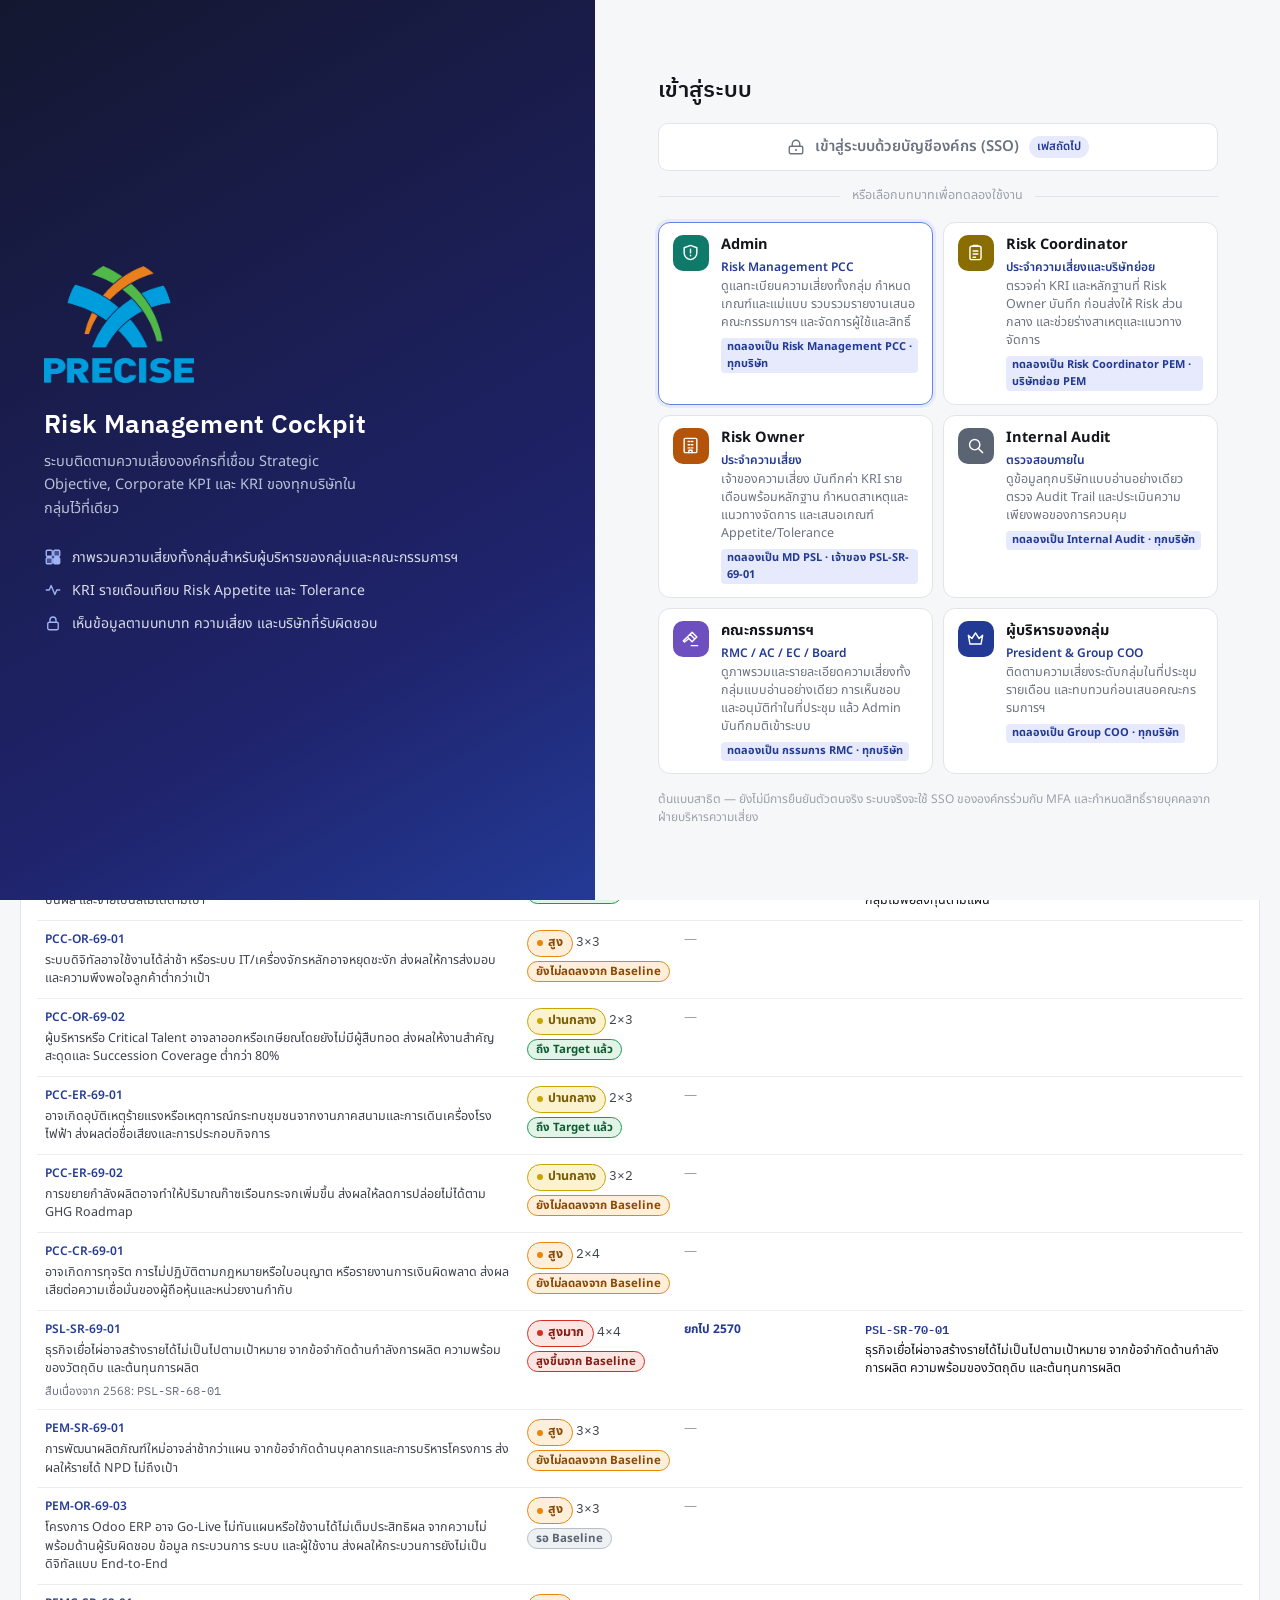
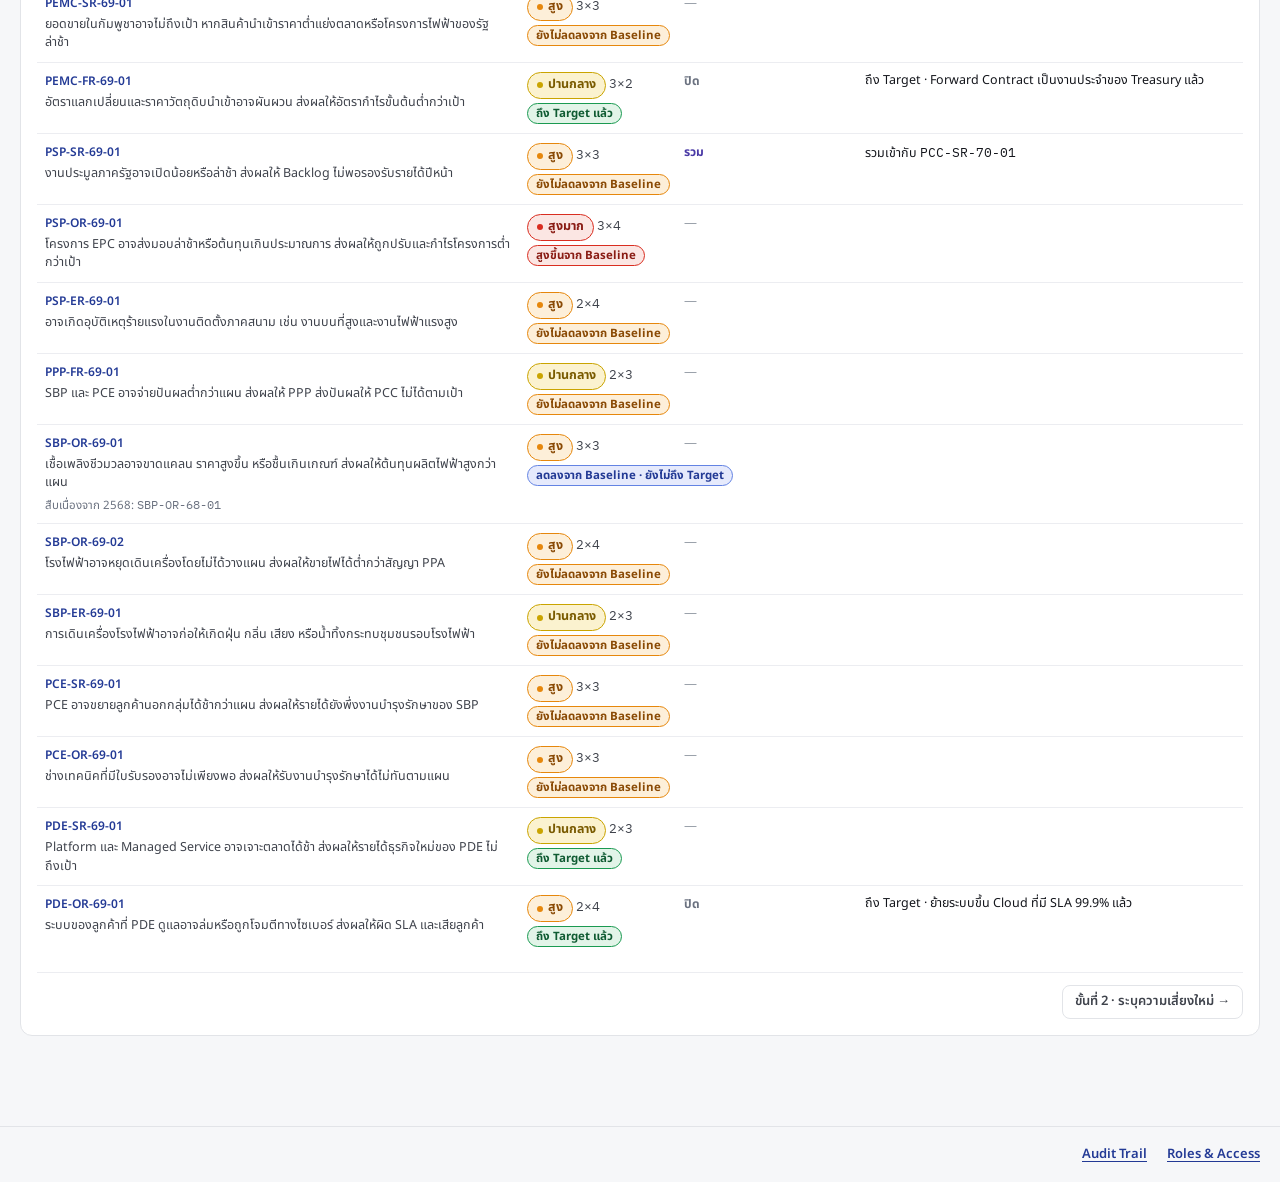
<file: yearly.html>
<!doctype html>
<html lang="th">
<head>
<meta charset="utf-8">
<meta name="viewport" content="width=device-width, initial-scale=1, viewport-fit=cover">
<title>Yearly Review · Precise Risk Cockpit</title>
<link rel="preconnect" href="https://fonts.googleapis.com">
<link href="https://fonts.googleapis.com/css2?family=IBM+Plex+Sans+Thai:wght@400;500;600;700&family=Noto+Sans+Thai:wght@400;500;600;700&family=IBM+Plex+Mono:wght@500;600&display=swap" rel="stylesheet">
<link rel="stylesheet" href="css/app.css">
</head>
<body>
<div class="login" id="login" hidden></div>
<div class="topbar">
  <div class="topbar-inner">
    <div class="brand">
      <svg class="brand-mark" viewBox="0 0 27 27" width="27" height="27" aria-hidden="true"><rect x="0" y="0" width="6" height="6" rx="1.2" fill="#e6870c"/><rect x="7" y="0" width="6" height="6" rx="1.2" fill="#e6870c"/><rect x="14" y="0" width="6" height="6" rx="1.2" fill="#d92d20"/><rect x="21" y="0" width="6" height="6" rx="1.2" fill="#d92d20"/><rect x="0" y="7" width="6" height="6" rx="1.2" fill="#caa400"/><rect x="7" y="7" width="6" height="6" rx="1.2" fill="#caa400"/><rect x="14" y="7" width="6" height="6" rx="1.2" fill="#e6870c"/><rect x="21" y="7" width="6" height="6" rx="1.2" fill="#d92d20"/><rect x="0" y="14" width="6" height="6" rx="1.2" fill="#1a9a51"/><rect x="7" y="14" width="6" height="6" rx="1.2" fill="#caa400"/><rect x="14" y="14" width="6" height="6" rx="1.2" fill="#caa400"/><rect x="21" y="14" width="6" height="6" rx="1.2" fill="#e6870c"/><rect x="0" y="21" width="6" height="6" rx="1.2" fill="#1a9a51"/><rect x="7" y="21" width="6" height="6" rx="1.2" fill="#1a9a51"/><rect x="14" y="21" width="6" height="6" rx="1.2" fill="#caa400"/><rect x="21" y="21" width="6" height="6" rx="1.2" fill="#e6870c"/></svg>
      <div class="brand-text">
        <div class="t1">Risk Cockpit</div>
        <div class="t2">Enterprise Risk Management</div>
      </div>
    </div>
    <nav class="tabs" id="tabnav" aria-label="เมนูหลัก"></nav>
    <div class="tb-right">
      <span class="data-date">ข้อมูล ณ 17 ธ.ค. 2569</span>
      <div class="user-slot" id="userSlot"></div>
    </div>
  </div>
</div>

<div class="wrap">
  <div id="panels"></div>
</div>

<footer>
  <div class="foot-row"><button type="button" class="foot-link" data-goto-page="revision">Audit Trail</button><button type="button" class="foot-link" data-goto-page="access">Roles &amp; Access</button></div>
</footer>

<script>window.PRC_PAGE="yearly";</script>
<script src="data/org.js"></script>
<script src="data/strategy.js"></script>
<script src="data/risks.js"></script>
<script src="data/access.js"></script>
<script src="js/app.js"></script>
</body>
</html>
</file>
<file: css/app.css>
/* base (matches the artifact skeleton so pages look the same everywhere) */
  html,body{ margin:0; } [hidden]{ display:none !important; } img{ max-width:100%; }
  :root{
    --brand-900:#1f236b; --brand-700:#233a95; --brand-600:#2250b4; --brand-500:#6383e3; --brand-100:#e6eafc; --cause-bg:#eeebfd; --cause-line:#c4bbf3; --cause-fg:#4a3aa6;
    --navy-900:#14172f; --navy-800:#1e2148; --navy-700:#1f236b;
    --layer-corp:#6383e3; --layer-parent:#233a95; --layer-sub:#6d4fc0;
    --cm-ok-fg:#0f5b32; --cm-gap-fg:#7a5b00;
    --cm-rule:#9aa1ae;
    --ink:#14161c; --ink-soft:#3f434c; --ink-muted:#6b7280; --ink-faint:#9aa1ab;
    --surface:#ffffff; --surface-alt:#f6f7f9; --surface-sunken:#eef0f3; --border:#e2e4e8; --border-soft:#ecedf1;
    --crit-fg:#8a1c14; --crit-bg:#fbe6e3; --crit-line:#d92d20;
    --high-fg:#8a4a05; --high-bg:#fdefd9; --high-line:#e6870c;
    --watch-fg:#7a5b00; --watch-bg:#fbf2cf; --watch-line:#caa400;
    --good-fg:#0f5b32; --good-bg:#e2f4e8; --good-line:#1a9a51;
    --pending-fg:#5b6472; --pending-bg:#eef1f3; --pending-line:#b7bec7;
    --font-head:"IBM Plex Sans Thai","IBM Plex Sans",sans-serif;
    --font-body:"Noto Sans Thai","Noto Sans",sans-serif;
    --font-mono:"IBM Plex Mono",ui-monospace,monospace;
    color-scheme: light;
  }
  @media (prefers-color-scheme: dark){
    :root:not([data-theme="light"]){
      --ink:#eef1f7; --ink-soft:#c7ccd6; --ink-muted:#949bab; --ink-faint:#676e7e;
      --surface:#14161c; --surface-alt:#0e0f14; --surface-sunken:#0a0b0f; --border:#262932; --border-soft:#1c1f27;
      --brand-700:#8297ed; --brand-100:#1f2650; --cause-bg:#231d42; --cause-line:#463c7e; --cause-fg:#b4a8f6;
      --crit-bg:#3a1712; --high-bg:#3a2a0c; --watch-bg:#332c05; --good-bg:#0f2a1c; --pending-bg:#1c262b;
      --layer-parent:#8297ed; --layer-sub:#b3a3ec;
      --cm-ok-fg:#5fd08f; --cm-gap-fg:#e5c34a;
      --cm-rule:#5a6070;
    }
  }
  :root[data-theme="dark"]{
    --ink:#eef1f7; --ink-soft:#c7ccd6; --ink-muted:#949bab; --ink-faint:#676e7e;
    --surface:#14161c; --surface-alt:#0e0f14; --surface-sunken:#0a0b0f; --border:#262932; --border-soft:#1c1f27;
    --brand-700:#8297ed; --brand-100:#1f2650; --cause-bg:#231d42; --cause-line:#463c7e; --cause-fg:#b4a8f6;
    --crit-bg:#3a1712; --high-bg:#3a2a0c; --watch-bg:#332c05; --good-bg:#0f2a1c; --pending-bg:#1c262b;
    --layer-parent:#8297ed; --layer-sub:#b3a3ec;
    --cm-ok-fg:#5fd08f; --cm-gap-fg:#e5c34a;
    --cm-rule:#5a6070;
  }
  *{box-sizing:border-box;}
  body{ background:var(--surface-alt); color:var(--ink); font-family:var(--font-body); font-size:15.5px; line-height:1.5; padding-inline:0; }
  h1,h2,h3,h4{ font-family:var(--font-head); font-weight:600; text-wrap:balance; margin:0; color:var(--ink); }
  .mono{ font-family:var(--font-mono); font-variant-numeric:tabular-nums; }
  a{ color:inherit; }
  button{ font-family:inherit; }

  .topbar{
    position:sticky; top:env(safe-area-inset-top,0px); z-index:20;
    background:linear-gradient(135deg,var(--navy-900),var(--navy-700));
    color:#eef1f7; border-bottom:1px solid var(--brand-700);
  }
  .topbar-inner{ max-width:1180px; margin:0 auto; padding:14px 20px; display:flex; flex-wrap:wrap; align-items:center; gap:14px; }
  .brand{ display:flex; align-items:center; gap:10px; margin-right:auto; }
  .brand-text .t1{ font-family:var(--font-head); font-weight:700; font-size:16px; letter-spacing:.6px; }
  .brand-text .t2{ font-size:13px; color:#a7b0c4; }
  .tabs{ display:flex; gap:4px; flex-wrap:wrap; }
  .tab-btn{
    background:transparent; border:1px solid transparent; color:#ced3dc; padding:7px 12px; border-radius:8px;
    font-size:14px; font-weight:600; cursor:pointer; white-space:nowrap; transition:background .15s,color .15s;
  }
  .tab-btn:hover{ background:rgba(255,255,255,.08); color:#fff; }
  .tab-btn.active{ background:var(--brand-600); color:#fff; }

  .wrap{ max-width:1600px; margin:0 auto; padding:22px 20px 60px; }
  .panel{ display:flex; flex-direction:column; gap:18px; }

  .page-head{ display:flex; flex-wrap:wrap; align-items:baseline; justify-content:space-between; gap:10px; margin-bottom:2px; }
  .page-head h2{ font-size:24px; }
  .page-head .sub{ color:var(--ink-muted); font-size:14px; }
  .asof{ font-size:13px; color:var(--ink-faint); background:var(--surface-sunken); border:1px solid var(--border-soft); padding:3px 9px; border-radius:20px; }

  .filterbar{ display:flex; align-items:center; gap:9px; min-width:0; max-width:100%; }
  .filterbar label{ font-size:13px; font-weight:700; color:var(--ink-muted); white-space:nowrap; }
  .filterbar select{
    font-family:var(--font-body); font-size:14px; color:var(--ink); background:var(--surface);
    border:1px solid var(--border); border-radius:8px; padding:7px 30px 7px 11px; min-width:170px; max-width:100%;
    cursor:pointer; appearance:none; -webkit-appearance:none;
    background-image:url("data:image/svg+xml;utf8,<svg xmlns='http://www.w3.org/2000/svg' width='10' height='6'><path d='M0 0L5 6L10 0Z' fill='%2398a2b3'/></svg>");
    background-repeat:no-repeat; background-position:right 11px center;
  }
  .filterbar select{ flex:1 1 auto; width:360px; min-width:0; }
  .filterbar select:focus{ outline:2px solid var(--brand-500); outline-offset:1px; }
  .empty-state{ text-align:center; padding:34px 20px; color:var(--ink-muted); font-size:14.5px; }
  .empty-state .big{ font-size:15px; font-weight:600; color:var(--ink-soft); margin-bottom:4px; }

  .grid{ display:grid; gap:14px; }
  .grid > *{ min-width:0; }
  .grid-4{ grid-template-columns:repeat(4,1fr); }
  .grid-5{ grid-template-columns:repeat(5,1fr); }
  .grid-2{ grid-template-columns:1.3fr 1fr; }
  .grid-matrix{ grid-template-columns:3fr 6fr; }
  @media (max-width:860px){ .grid-4, .grid-5{ grid-template-columns:repeat(2,1fr); } .grid-5 > :first-child{ grid-column:1 / -1; } .grid-2{ grid-template-columns:1fr; } .grid-matrix{ grid-template-columns:1fr; } }
  @media (max-width:520px){ .grid-4{ grid-template-columns:1fr 1fr; } }

  .card{ background:var(--surface); border:1px solid var(--border); border-radius:12px; padding:16px; }
  .card h3{ font-size:15px; margin-bottom:10px; }
  .card .hint{ font-size:13px; color:var(--ink-muted); margin-top:2px; }

  .stat{ background:var(--surface); border:1px solid var(--border); border-radius:12px; padding:14px 16px; position:relative; overflow:hidden; }
  .stat .lbl{ font-size:13px; color:var(--ink-muted); font-weight:600; text-transform:uppercase; letter-spacing:.4px; }
  .stat .val{ font-family:var(--font-mono); font-size:32px; font-weight:600; margin-top:4px; }
  .stat .bar{ height:4px; border-radius:3px; margin-top:10px; background:var(--surface-sunken); }
  .stat .bar i{ display:block; height:100%; border-radius:3px; }
  .stat.crit .val{ color:var(--crit-line);} .stat.crit .bar i{ background:var(--crit-line); }
  .stat.high .val{ color:var(--high-line);} .stat.high .bar i{ background:var(--high-line); }
  .stat.watch .val{ color:var(--watch-line);} .stat.watch .bar i{ background:var(--watch-line); }
  .stat.good .val{ color:var(--good-line);} .stat.good .bar i{ background:var(--good-line); }

  .pill{ display:inline-flex; align-items:center; gap:5px; font-size:12.5px; font-weight:700; padding:3px 9px; border-radius:20px; border:1px solid transparent; white-space:nowrap; }
  .pill::before{ content:""; width:6px; height:6px; border-radius:50%; }
  .pill.crit{ color:var(--crit-fg); background:var(--crit-bg); border-color:var(--crit-line); } .pill.crit::before{ background:var(--crit-line); }
  .pill.high{ color:var(--high-fg); background:var(--high-bg); border-color:var(--high-line); } .pill.high::before{ background:var(--high-line); }
  .pill.watch{ color:var(--watch-fg); background:var(--watch-bg); border-color:var(--watch-line); } .pill.watch::before{ background:var(--watch-line); }
  .pill.good{ color:var(--good-fg); background:var(--good-bg); border-color:var(--good-line); } .pill.good::before{ background:var(--good-line); }
  .pill.pending{ color:var(--pending-fg); background:var(--pending-bg); border-color:var(--pending-line); } .pill.pending::before{ background:var(--pending-line); }

  /* org chart -- 3 tiers, each its own flat card (shadow, not border), connected by one layer-colored line per hop */
  .org{ display:flex; flex-direction:column; align-items:center; gap:6px; }
  .org-legend{ display:flex; flex-wrap:wrap; gap:10px 18px; margin-bottom:16px; font-size:12px; color:var(--ink-muted); }
  .org-legend span{ display:inline-flex; align-items:center; gap:7px; }
  .org-legend i{ width:9px; height:9px; border-radius:50%; display:inline-block; flex:none; }

  .org-parent{ background:var(--surface); color:var(--ink); border-radius:12px; padding:14px 24px; text-align:center; min-width:220px; cursor:pointer; box-shadow:0 0 0 1px var(--border-soft), 0 1px 2px rgba(15,23,42,.05); transition:box-shadow .15s,transform .1s; }
  .org-parent:hover{ box-shadow:0 0 0 1px var(--brand-500), 0 4px 10px -4px rgba(15,23,42,.18); transform:translateY(-1px); }
  .org-parent .n{ font-family:var(--font-head); font-weight:700; font-size:22px; letter-spacing:.5px; color:var(--layer-corp); }
  .org-parent .d{ font-size:12.5px; color:var(--ink-muted); margin-top:2px; }
  .org-parent .lv{ margin-top:9px; }
  .org-parent.active{ box-shadow:0 0 0 2px var(--brand-600); }

  /* layer1 -> layer2 connector (one line, one color) */
  .org-stem{ width:2px; height:18px; background:var(--layer-parent); }
  .org-row{ display:grid; grid-template-columns:repeat(auto-fit,minmax(150px,1fr)); gap:24px 12px; align-items:start; position:relative; padding-top:16px; border-top:2px solid var(--layer-parent); width:100%; }

  .org-branch{ display:flex; flex-direction:column; align-items:stretch; }

  .org-node{ background:var(--surface); border-radius:10px; padding:11px 13px; text-align:left; cursor:pointer; box-shadow:0 0 0 1px var(--border-soft), 0 1px 2px rgba(15,23,42,.05); transition:box-shadow .15s,transform .1s; }
  .org-node:hover{ box-shadow:0 0 0 1px var(--brand-500), 0 4px 10px -4px rgba(15,23,42,.18); transform:translateY(-1px); }
  .org-node.active{ box-shadow:0 0 0 2px var(--brand-600); }
  .org-node-top{ display:flex; align-items:center; justify-content:space-between; gap:6px; }
  .org-node .id{ font-family:var(--font-mono); font-weight:700; font-size:14.5px; color:var(--layer-parent); }
  .org-node .lv{ margin-top:8px; }

  .org-expand-toggle{ background:none; border:none; color:var(--ink-faint); cursor:pointer; font-size:11.5px; padding:3px 5px; line-height:1; border-radius:4px; flex:none; }
  .org-expand-toggle:hover{ color:var(--brand-600); background:var(--surface-alt); }

  /* layer2 -> layer3 connector (one line, one color) */
  .org-kid-stem{ width:2px; height:14px; background:var(--layer-sub); margin:0 auto; }
  .org-kids-row{ display:flex; flex-wrap:wrap; justify-content:center; gap:8px; padding-top:10px; border-top:2px solid var(--layer-sub); }
  .org-kid{ flex:1 1 auto; min-width:88px; background:var(--surface-alt); border-radius:8px; padding:7px 9px; cursor:pointer; box-shadow:0 0 0 1px var(--border-soft); transition:box-shadow .15s; }
  .org-kid:hover{ box-shadow:0 0 0 1px var(--brand-500); }
  .org-kid.active{ box-shadow:0 0 0 2px var(--brand-600); }
  .org-kid:hover .cid{ color:var(--brand-600); }
  .org-kid.active .cid{ color:var(--brand-600); }
  .org-kid .cid{ font-family:var(--font-mono); font-weight:700; font-size:12.5px; color:var(--layer-sub); }
  .org-kid .pill{ font-size:10.5px; padding:2px 6px; margin-top:4px; }

  /* view toggle -- switch between org chart and KPI register table */
  .view-toggle{ display:inline-flex; gap:3px; background:var(--surface-alt); border-radius:10px; padding:4px; margin:0 0 14px; }
  .view-toggle-btn{ display:inline-flex; align-items:center; gap:6px; background:none; border:none; border-radius:7px; padding:8px 14px; font-size:13.5px; font-weight:600; color:var(--ink-muted); cursor:pointer; transition:background .15s,color .15s; }
  .view-toggle-btn:hover{ color:var(--ink); }
  .view-toggle-btn.active{ background:var(--surface); color:var(--brand-700); box-shadow:0 1px 2px rgba(15,23,42,.08); }

  /* KPI register -- cascade map (one screen): Domain | Objective | Corporate KPI <- Company KPI */
  .cm-stats{ display:flex; flex-wrap:wrap; gap:6px 8px; margin:8px 0 12px; }
  .cm-stat{ display:inline-flex; align-items:center; gap:6px; font-size:12px; color:var(--ink-muted); background:var(--surface-alt); border-radius:7px; padding:4px 9px; }
  .cm-stat b{ color:var(--ink); font-variant-numeric:tabular-nums; }
  .cm-stat .mono{ font-size:11px; color:var(--ink-soft); }
  .cm-stat.ok{ background:var(--good-bg); color:var(--cm-ok-fg); } .cm-stat.ok b, .cm-stat.ok .mono{ color:var(--cm-ok-fg); }
  .cm-stat.gap{ background:var(--watch-bg); color:var(--cm-gap-fg); } .cm-stat.gap b, .cm-stat.gap .mono{ color:var(--cm-gap-fg); }
  .cm-sw{ width:9px; height:9px; border-radius:50%; display:inline-block; }
  .cm-sw.corp{ background:var(--layer-corp); } .cm-sw.comp{ background:var(--layer-parent); }

  /* KPI register filters */
  .rf{ display:flex; flex-direction:column; gap:7px; padding:10px 12px; margin:0 0 14px; background:var(--surface-alt); border-radius:10px; }
  .rf-row{ display:flex; align-items:baseline; gap:10px; }
  .rf-h{ flex:none; width:58px; font-size:11px; font-weight:700; letter-spacing:.3px; text-transform:uppercase; color:var(--ink-muted); }
  .rf-chips{ display:flex; flex-wrap:wrap; gap:5px; min-width:0; }
  .rf-chip{ display:inline-flex; align-items:center; gap:6px; font:inherit; font-size:12.5px; font-weight:600; color:var(--ink-soft); background:var(--surface); border:1px solid var(--border); border-radius:999px; padding:4px 10px; cursor:pointer; transition:background .12s,border-color .12s,color .12s; }
  .rf-chip:hover{ border-color:var(--brand-500); color:var(--ink); }
  .rf-chip:focus-visible{ outline:2px solid var(--brand-600); outline-offset:1px; }
  .rf-chip.on{ background:var(--brand-600); border-color:var(--brand-600); color:#fff; }
  .rf-chip.on b, .rf-chip.on .rf-n{ color:#fff !important; }
  .rf-chip b{ font-size:12px; }
  .rf-chip b.l1{ color:var(--layer-corp); } .rf-chip b.l2{ color:var(--layer-parent); } .rf-chip b.l3{ color:var(--layer-sub); }
  .rf-n{ font-size:11px; font-weight:600; color:var(--ink-faint); font-variant-numeric:tabular-nums; }
  .rf-dc{ width:8px; height:8px; border-radius:2px; display:inline-block; }
  .rf-chip .cm-sw{ width:8px; height:8px; }
  .rf-chip.on .cm-sw, .rf-chip.on .rf-dc{ box-shadow:0 0 0 1.5px #fff; }
  .rf-sum{ font-size:12.5px; color:var(--ink-muted); padding-left:68px; }
  .rf.tb{ margin:0; }
  .rf.tb .rf-row{ align-items:center; }
  @media (max-width:600px){ .rf.tb .rf-row{ align-items:flex-start; } }
  /* view switch inside the toolbar looks exactly like the other filter chips */
  .rf.tb .view-toggle{ display:flex; flex-wrap:wrap; gap:5px; margin:0; padding:0; background:none; border-radius:0; }
  .rf.tb .view-toggle-btn{ gap:6px; font-size:12.5px; font-weight:600; color:var(--ink-soft); background:var(--surface); border:1px solid var(--border); border-radius:999px; padding:4px 10px; box-shadow:none; transition:background .12s,border-color .12s,color .12s; }
  .rf.tb .view-toggle-btn:hover{ border-color:var(--brand-500); color:var(--ink); }
  .rf.tb .view-toggle-btn.active{ background:var(--brand-600); border-color:var(--brand-600); color:#fff; box-shadow:none; }
  .rf.tb .view-toggle-btn .ic{ width:14px; height:14px; }
  .rf.tb .view-toggle-btn.active .ic{ color:#fff; }
  .rf .lock{ display:inline-flex; align-items:center; gap:6px; font-size:12.5px; font-weight:600; color:var(--brand-700); background:var(--brand-100); border-radius:999px; padding:3px 10px; }
  .rf .lock .ic{ width:14px; height:14px; }
  .rf-chip .rs-sw{ width:8px; height:8px; border-radius:2px; }
  .rf-chip .rs-sw.na{ background:var(--pending-line); }
  .rf-sum b{ color:var(--ink); }
  .rf-clear{ font:inherit; font-size:12px; font-weight:700; color:var(--brand-700); background:none; border:none; padding:0 0 0 8px; cursor:pointer; text-decoration:underline; }
  .cm-dots-head b.pin{ background:var(--brand-600); color:#fff !important; border-radius:4px; padding:1px 2px; margin:-1px -2px; }
  .cm-dot.on.pin{ box-shadow:0 0 0 2px var(--surface), 0 0 0 3.5px var(--brand-600); }
  @media (max-width:600px){ .rf-row{ flex-direction:column; gap:4px; } .rf-sum{ padding-left:0; } }
  .cm{ font-size:12.5px; }
  .cm-head, .cm-domain{ display:grid; grid-template-columns:186px minmax(0,1fr); }
  .cm-h-rows, .cm-row{ display:grid; grid-template-columns:minmax(170px,.62fr) minmax(0,2fr); column-gap:12px; }
  .cm-lines{ display:flex; flex-direction:column; gap:1px; min-width:0; }
  .cm-h-kpi{ display:grid; grid-template-columns:74px minmax(0,1fr) auto; column-gap:6px; align-items:end; padding-left:6px; padding-right:0; }
  .cm-h-t{ grid-column:1 / 3; font-weight:700 !important; }
  .cm-h-t small{ display:flex; align-items:center; gap:5px; font-size:10.5px; font-weight:600; letter-spacing:0; text-transform:none; color:var(--ink-muted); }
  .cm-h-t small .cm-sw{ width:7px; height:7px; }
  .cm-h-t small .cm-sw.comp{ margin-left:6px; }
  .cm-h-co{ display:flex; flex-direction:column; align-items:stretch; gap:4px; }
  .cm-h-co > small{ text-align:center; font-size:10.5px; font-weight:700; letter-spacing:.2px; color:var(--ink-muted); border-bottom:1.5px solid var(--cm-rule); padding-bottom:3px; margin:0 4px; }
  .cm{ position:relative; }
  .cm-head{ border-bottom:2px solid var(--cm-rule); position:sticky; top:calc(env(safe-area-inset-top,0px) + var(--topbar-h,64px)); z-index:3; background:var(--surface); padding-top:8px; }
  .cm-head.stuck{ box-shadow:0 6px 8px -6px rgba(8,15,20,.18); }
  /* crosshair: hovered row + hovered company column */
  .cm-colband{ position:absolute; top:0; bottom:0; width:27px; left:0; pointer-events:none; z-index:2; background:color-mix(in srgb, var(--brand-600) 11%, transparent); border-radius:4px; display:none; }
  .cm-colband.on{ display:block; }
  .cm-dots-head b.xcol{ background:var(--brand-100); color:var(--brand-700); border-radius:4px; padding:1px 2px; margin:-1px -2px; }
  .cm-kpi.cm-xrow{ background:color-mix(in srgb, var(--brand-600) 11%, transparent); }
  .cm-kpi.cm-xrow .cm-dot.xcell{ outline:2px solid var(--brand-700); outline-offset:2px; }
  .cm-h{ font-size:11px; font-weight:700; letter-spacing:.3px; text-transform:uppercase; color:var(--ink-muted); padding:0 8px 7px; align-self:end; }
  .cm-h span{ text-transform:none; font-weight:600; }
  .cm-h.cm-h-kpi{ padding-left:6px; padding-right:0; } /* keep company labels on the same columns as the dots */
  .cm-dots{ display:grid; grid-auto-flow:column; grid-auto-columns:32px; justify-items:center; align-items:center; }
  .cm-dots-head b{ font-family:var(--font-body); font-size:11px; font-weight:700; text-transform:none; letter-spacing:0; }
  .cm-dots-head b.l1{ color:var(--layer-corp); }
  .cm-dots-head b.l2{ color:var(--layer-parent); }
  .cm-dots-head b.l3{ color:var(--layer-sub); }

  .cm-domain{ border-bottom:1px solid var(--border); }
  .cm-domain:last-child{ border-bottom:none; }
  button.bsc-seg{ border:none; font:inherit; font-weight:700; font-size:12px; cursor:pointer; transition:filter .15s, box-shadow .15s; }
  button.bsc-seg.tight{ font-size:10.5px; }
  .bsc-weight-bar:hover .bsc-seg:not(.on), .bsc-weight-bar.has-on .bsc-seg:not(.on){ filter:saturate(.55) brightness(.92); }
  .bsc-seg.on{ box-shadow:inset 0 -4px 0 rgba(255,255,255,.75); filter:none; }
  .bsc-seg:focus-visible{ outline:3px solid var(--brand-500); outline-offset:-3px; }
  @media (max-width:560px){ .kpi-level .bsc-weight-bar{ display:grid; grid-template-columns:repeat(3,minmax(0,1fr)); } }
  .dom-detail{ display:grid; grid-template-rows:0fr; transition:grid-template-rows .2s ease; margin-top:10px; }
  .dom-detail .dd-in{ overflow:hidden; min-height:22px; }
  .dom-detail.open{ grid-template-rows:1fr; }
  :root{ --kw-a:16%; }
  @media (prefers-color-scheme: dark){ :root:not([data-theme="light"]){ --kw-a:40%; } }
  :root[data-theme="dark"]{ --kw-a:40%; }
  .dd-row mark.kw{ background:color-mix(in srgb, var(--dc) var(--kw-a), transparent); color:var(--ink); font-weight:600; border-radius:4px; padding:0 3px; box-decoration-break:clone; -webkit-box-decoration-break:clone; }
  .dd-hint{ font-size:12.5px; color:var(--ink-faint); }
  .dd-row{ display:flex; gap:10px; align-items:flex-start; padding:10px 12px; border-radius:10px; background:var(--surface-alt); }
  .dd-row b{ font-size:14px; color:var(--ink); } .dd-row .dp-w{ margin-left:6px; font-size:12.5px; font-weight:600; color:var(--ink-faint); }
  .dd-row p{ margin:2px 0 0; font-size:13.5px; line-height:1.55; color:var(--ink-soft); }
  @media (prefers-reduced-motion: reduce){ .dom-detail{ transition:none; } }
  .cm-dhead{ display:flex; align-items:flex-start; gap:7px; padding:9px 8px 9px 0; box-shadow:inset 3px 0 0 var(--dc); padding-left:10px; }
  .cm-dname{ font-weight:700; color:var(--ink); line-height:1.25; font-size:12.5px; white-space:nowrap; }
  .cm-dname small{ display:block; font-weight:600; font-size:11px; color:var(--ink-faint); margin-top:2px; }
  .cm-row{ padding:5px 0; border-top:1px dashed var(--border-soft); }
  .cm-row:first-child{ border-top:none; }
  .cm-row:hover{ background:var(--surface-alt); }
  .cm-obj{ display:flex; align-items:flex-start; gap:6px; padding:3px 8px; min-width:0; }
  .cm-oc{ font-weight:700; color:var(--dc); flex:none; }
  .cm-ot{ color:var(--ink-soft); line-height:1.4; }

  .cm-kpi{ display:grid; grid-template-columns:74px minmax(0,1fr); align-items:start; gap:6px; width:100%; text-align:left; font:inherit; color:var(--ink); background:none; border:none; border-radius:6px; padding:3px 6px; cursor:pointer; }
  .cm-kpi{ grid-template-columns:74px minmax(0,1fr) auto; padding-right:0; }
  .cm-kpi.corp{ background:color-mix(in srgb, var(--layer-corp) 7%, transparent); }
  .cm-kpi.corp .cm-target{ font-weight:600; }
  /* hover a KPI: its linked KPIs stay lit with a link marker, everything else fades */
  .cm-kpi{ position:relative; transition:opacity .15s, background .15s; }
  .cm.cm-focus .cm-kpi{ opacity:.25; }
  .cm.cm-focus .cm-kpi.cm-hl, .cm.cm-focus .cm-kpi.cm-hl-self{ opacity:1; }
  .cm-kpi.cm-hl-self{ background:var(--brand-100); box-shadow:inset 0 0 0 1.5px var(--brand-700); }
  .cm-kpi.cm-hl{ background:var(--brand-100); }
  .cm-kpi.cm-hl::before{ content:"\21C4"; position:absolute; left:-13px; top:3px; font-size:12px; font-weight:700; color:var(--brand-700); line-height:1.4; }
  @media (prefers-reduced-motion: reduce){ .cm-kpi{ transition:none; } }
  .cm-kpi:hover{ background:var(--brand-100); }
  .cm-kpi:focus-visible{ outline:2px solid var(--brand-600); outline-offset:1px; }
  .cm-kpi.active{ background:var(--brand-100); }
  .cm-id{ font-weight:700; font-size:11.5px; color:var(--layer-corp); }
  .cm-kpi.comp .cm-id{ color:var(--layer-parent); }
  .cm-target{ min-width:0; line-height:1.4; }
  .cm-kpi .cm-id{ line-height:1.55; }
  .cm-kpi .cm-dots{ align-self:start; height:17.5px; }
  .cm-dot{ width:9px; height:9px; border-radius:50%; background:transparent; box-shadow:inset 0 0 0 1.5px var(--border); }
  .cm-dot.on{ background:var(--good-line); box-shadow:none; }
  .cm-dot.na{ box-shadow:none; }
  .cm-dot.tbd{ box-shadow:none; border:1.5px dashed var(--layer-sub); opacity:.55; }
  /* outline grouping */
  .cm-tg{ flex:none; width:15px; height:15px; margin-top:1.5px; display:inline-grid; place-items:center; padding:0; font:700 12px/1 var(--font-mono); color:var(--ink-muted); background:var(--surface); border:1px solid var(--border); border-radius:3px; cursor:pointer; }
  .cm-tg:hover{ color:var(--brand-700); border-color:var(--brand-500); }
  .cm-tg:focus-visible, .cm-lv button:focus-visible, .cm-more:focus-visible{ outline:2px solid var(--brand-600); outline-offset:1px; }
  .cm-lv{ display:inline-flex; gap:3px; margin-bottom:6px; }
  .cm-lv button{ width:20px; height:18px; padding:0; font:700 11px/1 var(--font-body); color:var(--ink-muted); background:var(--surface); border:1px solid var(--border); border-radius:3px; cursor:pointer; font-variant-numeric:tabular-nums; }
  .cm-lv button:hover{ color:var(--brand-700); border-color:var(--brand-500); }
  .cm-lv button.on{ background:var(--brand-600); border-color:var(--brand-600); color:#fff; }
  .cm-h-dom{ display:flex; flex-direction:column; align-items:flex-start; }
  .cm-lv-m{ display:none; align-items:center; gap:6px; font-size:12px; color:var(--ink-muted); }
  .cm-lv-m .cm-lv{ margin:0; }
  .cm-more, .cm-dsum{ display:none; }
  .cm-more{ align-self:flex-start; align-items:center; gap:4px; font:inherit; font-size:11.5px; font-weight:600; color:var(--ink-muted); background:var(--surface-alt); border:1px dashed var(--border); border-radius:6px; padding:2px 8px; margin:2px 0 2px 6px; cursor:pointer; }
  .cm-more:hover{ color:var(--brand-700); border-color:var(--brand-500); }
  .cm-row.v1 .cm-kpi, .cm-row.v2 .cm-kpi.comp{ display:none; }
  .cm-row.v1 .cm-more.m1, .cm-row.v2 .cm-more.m2{ display:inline-flex; }
  .cm-domain.shut .cm-row{ display:none; }
  @media (min-width:861px){
    .cm-dots > .cx-off, .cm-dots > .cx-grp{ display:none; }
    .cm.cm-coshut .cm-h-rows, .cm.cm-coshut .cm-row{ grid-template-columns:minmax(220px,1fr) minmax(0,1.7fr); }
    .cm.cm-nokpi .cm-h-rows, .cm.cm-nokpi .cm-row{ grid-template-columns:minmax(0,1fr) 150px; }
    .cm.cm-nokpi .cm-h-kpi{ grid-template-columns:1fr; }
    .cm.cm-nokpi .cm-h-co{ display:none; }
  }
  .cm-domain.shut .cm-dsum{ display:block; padding:9px 8px; font-size:12px; color:var(--ink-faint); }
  .cm-empty{ font-size:12px; color:var(--ink-faint); font-style:italic; padding:3px 6px; }

  .cm-foot{ margin-top:14px; padding-top:10px; border-top:1px solid var(--border); display:flex; flex-direction:column; gap:6px; font-size:12px; color:var(--ink-muted); }
  .cm-foot-row{ display:flex; flex-wrap:wrap; align-items:baseline; gap:4px 14px; }
  .tier{ display:inline-grid; place-items:center; min-width:22px; height:17px; padding:0 4px; border-radius:4px; font-size:10.5px; font-weight:700; letter-spacing:.2px; line-height:1; vertical-align:1px; white-space:nowrap; font-variant-numeric:tabular-nums; }
  .tier.t1{ background:var(--brand-600); color:#fff; }
  .tier.t2{ background:var(--surface); color:var(--brand-700); box-shadow:inset 0 0 0 1.5px var(--brand-500); }
  .tier.t3{ background:var(--surface-sunken); color:var(--ink-muted); }
  .rf-chip .tier{ margin-right:2px; }
  .rf-chip.on .tier{ background:#fff; color:var(--brand-700); box-shadow:none; }
  .cm-foot-h{ font-size:11px; font-weight:700; letter-spacing:.3px; text-transform:uppercase; color:var(--ink-faint); min-width:120px; }
  .cm-foot .mono{ font-weight:700; color:var(--ink-soft); }
  .cm-foot .co{ color:var(--layer-corp); } .cm-foot .pc{ color:var(--layer-parent); }
  .cm-rule b{ color:var(--ink-soft); font-variant-numeric:tabular-nums; }
  .cm-rule .mk{ font-style:normal; font-weight:700; } .cm-rule.ok .mk{ color:var(--good-line); }
  .cm-rule.gap{ color:var(--cm-gap-fg); font-weight:600; } .cm-rule.gap .mono, .cm-rule.gap b{ color:var(--cm-gap-fg); }
  .kpi-detail .kd-label{ font-size:11px; font-weight:700; letter-spacing:.3px; text-transform:uppercase; color:var(--ink-faint); margin-top:12px; }
  .kpi-detail .kd-text{ margin-top:3px; color:var(--ink-soft); line-height:1.5; font-size:13.5px; }
  .kpi-detail .kd-strong{ color:var(--ink); font-weight:600; font-size:14.5px; }
  .kpi-detail .kd-links{ display:flex; flex-direction:column; gap:3px; margin-top:4px; }
  .kpi-detail .kd-links .cm-kpi{ font-size:13px; }
  .kpi-detail .kd-links .cm-target{ white-space:normal; }

  @media (max-width:860px){
    .cm-head{ display:none; }
    .cm-colband{ display:none !important; }
    .cm-domain{ grid-template-columns:1fr; }
    .cm-dhead{ padding-top:12px; }
    .cm-row{ grid-template-columns:1fr; row-gap:4px; padding-left:10px; }
    .cm-kpi{ grid-template-columns:74px minmax(0,1fr); }
    .cm-kpi .cm-dots{ grid-column:1 / -1; grid-auto-columns:24px; height:auto; margin:3px 0 2px; justify-items:center; }
    .cm-lines::before{ content:"จุดบริษัท: PCC · PEM PEMC · PSP · PPP SBP PCE · PSL · PDE"; font-size:10.5px; font-weight:700; color:var(--ink-faint); padding:0 6px 2px; }
    .cm-row.v1 .cm-lines::before{ display:none; }
    .cm-lv-m{ display:inline-flex; }
  }

  .modal-backdrop{ position:fixed; inset:0; background:rgba(8,15,20,.55); display:flex; align-items:center; justify-content:center; padding:20px; z-index:50; }
  .modal-box{ position:relative; max-width:640px; width:100%; max-height:85vh; overflow-y:auto; }
  .modal-close{ position:absolute; top:8px; right:8px; background:var(--surface-alt); border:1px solid var(--border); color:var(--ink-muted); width:28px; height:28px; border-radius:50%; cursor:pointer; font-size:16.5px; line-height:1; display:flex; align-items:center; justify-content:center; z-index:1; }
  .modal-close:hover{ color:var(--ink); border-color:var(--brand-500); }
  .modal-box .card{ padding-right:46px; }

  .btn-outline{ display:inline-flex; align-items:center; gap:6px; font-size:13px; font-weight:700; color:var(--brand-700); background:var(--surface); border:1px solid var(--brand-600); border-radius:8px; padding:7px 12px; cursor:pointer; margin-top:14px; }
  .btn-outline:hover{ background:var(--brand-100); }
  .unit-card{ background:var(--surface-alt); border:1px solid var(--border-soft); border-radius:8px; padding:9px 12px; }
  .unit-card .u{ font-size:13px; font-weight:700; color:var(--ink); }
  .unit-card .t{ font-size:13.5px; color:var(--ink-muted); margin-top:2px; }

  /* BSC weighting bar (Group KPI card) */
  .bsc-weight-bar{ display:flex; align-items:stretch; gap:3px; border-radius:8px; overflow:hidden; min-height:46px; }
  .bsc-seg{ display:flex; align-items:center; justify-content:center; text-align:center; color:#fff; font-weight:700; font-size:12px; line-height:1.25; white-space:normal; padding:6px 4px; }
  .bsc-seg.tight{ font-size:10.5px; }

  /* BSC perspective groups inside company KPI modal */
  .persp-group-head{ display:flex; align-items:center; gap:8px; margin:18px 0 8px; }
  .persp-group-head:first-child{ margin-top:0; }
  .persp-chip{ display:inline-flex; align-items:center; justify-content:center; width:22px; height:22px; border-radius:6px; color:#fff; font-weight:700; font-size:12px; flex:none; }
  .kpi-objective{ font-size:12px; color:var(--ink-muted); font-style:italic; margin:8px 0 6px; }
  .kpi-objective:first-of-type{ margin-top:0; }

  table{ width:100%; border-collapse:collapse; font-size:14.5px; }
  th{ text-align:left; font-size:12.5px; text-transform:uppercase; letter-spacing:.3px; color:var(--ink-muted); font-weight:700; padding:8px 10px; border-bottom:1px solid var(--border); white-space:nowrap; }
  td{ padding:9px 10px; border-bottom:1px solid var(--border-soft); vertical-align:top; }
  tr:last-child td{ border-bottom:none; }
  .tbl-wrap{ overflow-x:auto; }

  .matrix{ display:grid; grid-template-columns:30px repeat(4,1fr); grid-template-rows:repeat(4,1fr) 24px; gap:2px; align-items:stretch; justify-items:stretch; background:var(--border); border:1px solid var(--border); border-radius:10px; overflow:hidden; width:100%; max-width:320px; aspect-ratio:1/1.06; margin:0 auto; }
  .m-axis-y{ background:var(--surface-alt); display:flex; align-items:center; justify-content:center; font-size:11.5px; color:var(--ink-muted); font-weight:700; }
  .m-axis-x{ background:var(--surface-alt); display:flex; align-items:center; justify-content:center; font-size:11.5px; color:var(--ink-muted); font-weight:700; }
  .m-corner{ background:var(--surface-alt); }
  .m-cell{ display:flex; align-items:center; justify-content:center; font-family:var(--font-mono); font-weight:700; font-size:19px; color:#fff; cursor:default; position:relative; }
  .m-cell .n{ font-size:19px; }
  .m-cell.l0{ background:var(--surface-sunken); color:var(--ink-faint); font-weight:600; font-size:13.5px;}
  .m-cell.l-low{ background:#2f9e5c; }
  .m-cell.l-mid{ background:#d7a300; }
  .m-cell.l-high{ background:#e6870c; }
  .m-cell.l-crit{ background:#d92d20; }
  /* cells with no risks: same hue, faded so the populated cells stand out */
  .m-cell.empty.l-low{ background:color-mix(in srgb, #2f9e5c 20%, var(--surface)); }
  .m-cell.empty.l-mid{ background:color-mix(in srgb, #d7a300 20%, var(--surface)); }
  .m-cell.empty.l-high{ background:color-mix(in srgb, #e6870c 20%, var(--surface)); }
  .m-cell.empty.l-crit{ background:color-mix(in srgb, #d92d20 20%, var(--surface)); }
  /* Risk Summary */
  .rs-sub{ font-size:12.5px; color:var(--ink-muted); margin-top:4px; }
  .rs-grid{ grid-template-columns:minmax(280px,.9fr) minmax(0,1fr) minmax(0,1fr); }
  .rs-grid2{ grid-template-columns:minmax(0,.9fr) minmax(0,1.6fr); align-items:start; }
  @media (max-width:1100px){ .rs-grid{ grid-template-columns:1fr 1fr; } .rs-grid > :first-child{ grid-column:1 / -1; } .rs-grid2{ grid-template-columns:1fr; } }
  @media (max-width:700px){ .rs-grid{ grid-template-columns:1fr; } }
  .rs-bars{ display:flex; flex-direction:column; gap:7px; margin-top:6px; }
  .rs-bar-row{ display:grid; grid-template-columns:150px minmax(0,1fr) 28px; align-items:center; gap:8px; font-size:13px; }
  .rs-bar-lab{ display:flex; align-items:center; gap:6px; min-width:0; color:var(--ink-soft); white-space:nowrap; overflow:hidden; text-overflow:ellipsis; }
  .rs-bar-lab .persp-chip{ width:18px; height:18px; font-size:10.5px; }
  .rs-bar-lab b.l1{ color:var(--layer-corp); } .rs-bar-lab b.l2{ color:var(--layer-parent); } .rs-bar-lab b.l3{ color:var(--layer-sub); }
  .rs-bar-track{ display:block; height:14px; }
  .rs-bar{ display:flex; gap:2px; height:100%; min-width:2px; }
  .rs-seg{ display:block; height:100%; flex-basis:0; }
  .rs-seg:first-child{ border-radius:4px 0 0 4px; } .rs-seg:last-child{ border-radius:0 4px 4px 0; } .rs-seg:only-child{ border-radius:4px; }
  .rs-seg.crit, .rs-sw.crit{ background:#d92d20; } .rs-seg.high, .rs-sw.high{ background:#e6870c; } .rs-seg.watch, .rs-sw.watch{ background:#d7a300; } .rs-seg.good, .rs-sw.good{ background:#2f9e5c; }
  .rs-bar-n{ text-align:right; font-weight:700; color:var(--ink); }
  .rs-sw{ width:10px; height:10px; border-radius:3px; display:inline-block; }
  button.m-cell{ border:none; font:inherit; font-family:var(--font-mono); font-weight:700; font-size:19px; color:#fff; padding:0; cursor:pointer; transition:filter .15s, box-shadow .15s; }
  button.m-cell:hover{ filter:brightness(1.08); box-shadow:inset 0 0 0 3px rgba(255,255,255,.55); }
  button.m-cell:focus-visible{ outline:3px solid var(--brand-500); outline-offset:-3px; }
  .pf-sum{ display:flex; flex-wrap:wrap; align-items:center; gap:6px 18px; font-size:14px; color:var(--ink-soft); }
  .pf-sum > b{ font-size:20px; color:var(--ink); margin-right:-12px; }
  .pf-lv{ display:inline-flex; align-items:center; gap:6px; } .pf-lv b{ color:var(--ink); }
  .pf-filter{ display:flex; align-items:center; gap:8px; font-size:13px; color:var(--ink-muted); margin-bottom:10px; }
  .pf-chip{ display:inline-flex; align-items:center; gap:6px; font-weight:600; color:var(--brand-700); background:var(--brand-100); border-radius:999px; padding:3px 4px 3px 10px; }
  .pf-chip button{ font:inherit; font-size:15px; line-height:1; width:20px; height:20px; border-radius:50%; border:none; background:none; color:var(--brand-700); cursor:pointer; }
  .pf-chip button:hover{ background:var(--surface); }
  .rs-row{ cursor:pointer; }
  .kri-st{ display:inline-flex; align-items:center; gap:8px; white-space:nowrap; }
  .kri-go{ color:var(--ink-faint); display:inline-flex; } .kri-go .ic{ width:16px; height:16px; }
  .rs-row:hover .kri-go{ color:var(--brand-600); }
  .rg-tbl td{ vertical-align:middle; }
  .rg-tbl .rg-id{ font-weight:600; white-space:nowrap; color:var(--ink); }
  .rg-tbl .rg-co{ font-weight:700; white-space:nowrap; }
  .rg-tbl .rg-title{ min-width:260px; color:var(--ink); line-height:1.5; }
  .rg-tbl .rgt-obj{ white-space:nowrap; font-size:12.5px; }
  .rg-tbl .rg-li{ font-weight:700; white-space:nowrap; }
  .rg-li.crit{ color:var(--crit-line); } .rg-li.high{ color:var(--high-fg); } .rg-li.watch{ color:var(--watch-fg); } .rg-li.good{ color:var(--good-fg); }
  .rg-tbl .rg-own{ min-width:150px; font-size:13.5px; } .rg-own.none{ color:var(--ink-faint); }
  .db{ display:inline-block; font-size:11px; font-weight:700; border-radius:999px; padding:1px 9px; line-height:18px; white-space:nowrap; }
  .db-real{ background:var(--navy-700); color:#fff; }
  .db-pend{ color:var(--brand-600); border:1px solid var(--brand-500); }
  .db-ex{ color:var(--ink-muted); border:1px dashed var(--ink-faint); }
  .rs-row:hover td{ background:var(--brand-100); }
  .m-title{ font-size:12px; color:var(--ink-muted); text-align:center; }

  .legend{ display:flex; gap:12px; flex-wrap:wrap; margin-top:12px; font-size:13px; color:var(--ink-soft); }
  .legend span{ display:inline-flex; align-items:center; gap:6px; }
  .legend i{ width:10px; height:10px; border-radius:3px; display:inline-block; }

  .risk-card{ background:var(--surface); border:1px solid var(--border); border-radius:12px; overflow:hidden; }
  .risk-head{ padding:14px 16px; display:flex; flex-wrap:wrap; align-items:center; gap:10px; cursor:pointer; }
  .risk-head:hover{ background:var(--surface-alt); }
  .risk-head .rid{ font-family:var(--font-mono); font-weight:700; font-size:14px; color:var(--brand-700); }
  .risk-head .rtitle{ font-size:15px; font-weight:600; flex:1; min-width:220px; }
  .risk-head .rmeta{ font-size:12.5px; color:var(--ink-muted); }
  .risk-head .chev{ color:var(--ink-faint); transition:transform .15s; font-size:13.5px; }
  .risk-card.open .chev{ transform:rotate(90deg); }
  .risk-body{ border-top:1px solid var(--border-soft); padding:14px 16px 16px; display:none; background:var(--surface-alt); }
  .risk-card.open .risk-body{ display:block; }
  .risk-body .obj{ font-size:14.5px; color:var(--ink-soft); background:var(--surface); border:1px solid var(--border-soft); border-radius:8px; padding:10px 12px; margin-bottom:12px; }
  .risk-body .obj b{ color:var(--ink); }
  /* Risk Profile: one-screen map Strategic Objective -> Corporate KPI -> risks */
  .rp{ font-size:12.5px; margin-top:10px; }
  .rp-head, .rp-domain{ display:grid; grid-template-columns:164px minmax(0,1fr); }
  .rp-cols, .rp-row{ display:grid; grid-template-columns:minmax(150px,1fr) minmax(170px,1.25fr) minmax(0,2.2fr); column-gap:12px; }
  .rp-head{ border-bottom:2px solid var(--cm-rule); position:sticky; top:calc(env(safe-area-inset-top,0px) + var(--topbar-h,64px)); z-index:3; background:var(--surface); padding-top:8px; }
  .rp-domain{ border-bottom:1px solid var(--border); }
  .rp-domain:last-child{ border-bottom:none; }
  .rp-row{ padding:7px 0; border-top:1px dashed var(--border-soft); align-items:start; scroll-margin-top:calc(env(safe-area-inset-top,0px) + var(--topbar-h,64px) + 48px); }
  .rp-row:first-child{ border-top:none; }
  .rp-obj{ display:flex; gap:6px; padding:3px 8px; min-width:0; }
  .rp-kpi{ display:flex; flex-direction:column; gap:6px; padding-top:3px; min-width:0; }
  .rp-k{ display:flex; flex-direction:column; gap:1px; }
  .rp-kid{ font-size:11.5px; font-weight:700; color:var(--layer-corp); }
  .rp-kt{ color:var(--ink-soft); line-height:1.4; }
  .rp-lvl{ display:flex; flex-wrap:wrap; gap:4px; padding-top:1px; }
  .rp-lvl .pill{ font-size:11.5px; padding:2px 7px; }
  .rp-list{ display:flex; flex-direction:column; gap:1px; min-width:0; }
  .rp-risk{ display:grid; grid-template-columns:10px 82px minmax(0,1fr); align-items:start; gap:6px; width:100%; text-align:left; font:inherit; color:var(--ink); background:none; border:none; border-radius:6px; padding:3px 6px; cursor:pointer; }
  .rp-risk:hover{ background:var(--brand-100); }
  .rp-risk:focus-visible{ outline:2px solid var(--brand-600); outline-offset:1px; }
  .rp-risk.rel{ color:var(--ink-muted); }
  .rp-risk.rel em{ font-style:normal; font-size:11.5px; color:var(--ink-faint); }
  .rp-dot{ width:9px; height:9px; border-radius:50%; margin-top:5px; }
  .rp-dot.crit{ background:var(--crit-line); } .rp-dot.high{ background:var(--high-line); } .rp-dot.watch{ background:var(--watch-line); } .rp-dot.good{ background:var(--good-line); }
  .rp-id{ font-weight:700; font-size:11.5px; color:var(--brand-700); line-height:1.55; }
  .rp-t{ line-height:1.45; }
  .rp-kids{ display:flex; flex-direction:column; gap:1px; margin:0 0 2px 22px; padding-left:8px; border-left:2px solid var(--border); }
  .rg-link{ font:inherit; font-size:12px; font-weight:700; color:var(--brand-700); background:var(--surface-sunken); border:1px solid transparent; border-radius:6px; padding:1px 7px; cursor:pointer; }
  .rg-link:hover{ border-color:var(--brand-500); }
  .rp-legend{ display:inline-flex; flex-wrap:wrap; gap:4px 12px; margin-left:12px; }
  .rp-legend span{ display:inline-flex; align-items:center; gap:5px; }
  .rp-legend .rp-dot{ margin-top:0; display:inline-block; }
  .rp-gap{ font-size:12px; color:var(--cm-gap-fg); font-weight:600; padding:3px 6px; }
  .modal-box.modal-wide{ max-width:none; width:calc(100vw - 32px); height:calc(100vh - 32px); max-height:none; }
  #riskModalBackdrop{ padding:16px; }
  @media (max-width:600px){ #riskModalBackdrop{ padding:8px; } .modal-box.modal-wide{ width:calc(100vw - 16px); height:calc(100vh - 16px); } }
  #riskModalBackdrop .modal-box > .risk-card{ min-height:100%; border-radius:12px; display:flex; flex-direction:column; }
  #riskModalBackdrop .modal-box > .risk-card > .risk-body{ flex:1; }
  .rm-grid{ display:grid; grid-template-columns:minmax(0,1fr) minmax(0,1fr); gap:24px; align-items:start; }
  .rm-side .hist{ margin-top:0; padding-top:0; border-top:none; position:sticky; top:0; }
  @media (max-width:1100px){ .rm-grid{ grid-template-columns:minmax(0,1fr); } .rm-side .hist{ position:static; margin-top:16px; padding-top:14px; border-top:1px solid var(--border); } }
  /* indicator history in risk modal */
  :root{ --hc-series:#2250b4; }
  @media (prefers-color-scheme: dark){ :root:not([data-theme="light"]){ --hc-series:#8297ed; } }
  :root[data-theme="dark"]{ --hc-series:#8297ed; }
  .kri-row{ cursor:pointer; }
  .kri-row:hover td{ background:var(--brand-100); }
  .kri-row.on td{ background:var(--brand-100); }
  .kri-row.on td:first-child{ box-shadow:inset 3px 0 0 var(--brand-600); font-weight:600; }
  .hist{ margin-top:16px; padding-top:14px; border-top:1px solid var(--border); display:flex; flex-direction:column; gap:10px; }
  .hist-top{ display:flex; flex-wrap:wrap; align-items:center; justify-content:space-between; gap:8px; }
  .hist-top h4{ font-size:14px; color:var(--brand-700); margin:0; }
  .hist-per{ margin:0; }
  .hist-per .view-toggle-btn{ padding:5px 12px; font-size:12.5px; }
  .hist-chips{ display:flex; flex-wrap:wrap; gap:5px; }
  .hist-chips .kb{ width:100%; }
  .kb-fs{ display:flex; flex-wrap:wrap; gap:5px; width:100%; margin-bottom:8px; }
  .kb-f{ display:inline-flex; align-items:center; gap:6px; font:inherit; font-size:12.5px; font-weight:600; color:var(--ink-soft); background:var(--surface); border:1px solid var(--border); border-radius:999px; padding:4px 10px; cursor:pointer; }
  .kb-f span{ font-size:11px; color:var(--ink-faint); font-variant-numeric:tabular-nums; }
  .kb-f:hover{ border-color:var(--brand-500); color:var(--ink); }
  .kb-f.on{ background:var(--brand-600); border-color:var(--brand-600); color:#fff; } .kb-f.on span{ color:#fff; }
  .kb-f:focus-visible{ outline:2px solid var(--brand-600); outline-offset:1px; }
  .kri-core{ display:inline-block; font-size:10.5px; font-weight:700; color:var(--brand-700); background:var(--brand-100); border-radius:4px; padding:0 5px; margin-left:4px; vertical-align:1px; white-space:nowrap; }
  .kb-row.on .kri-core{ background:var(--surface); }
  .kb-fd{ width:7px; height:7px; border-radius:50%; background:var(--crit-line); display:inline-block; }
  .kb-f.on .kb-fd{ box-shadow:0 0 0 1.5px #fff; }
  .kb{ border:1px solid var(--border); border-radius:10px; background:var(--surface); overflow:hidden; }
  .kb-sum{ display:flex; flex-wrap:wrap; gap:4px 14px; padding:8px 12px; font-size:12px; color:var(--ink-muted); border-bottom:1px solid var(--border-soft); background:var(--surface-alt); }
  .kb-s{ display:inline-flex; align-items:center; gap:5px; } .kb-s b{ color:var(--ink); font-variant-numeric:tabular-nums; }
  .kb-s i, .kb-dot{ width:8px; height:8px; border-radius:50%; display:inline-block; flex:none; }
  .kb-s.crit i, .kb-dot.crit{ background:var(--crit-line); } .kb-s.watch i, .kb-dot.watch{ background:var(--watch-line); }
  .kb-s.good i, .kb-dot.good{ background:var(--good-line); } .kb-s.pending i, .kb-dot.pending{ background:var(--pending-line); }
  .kb-dot.kpi{ background:var(--layer-corp); }
  .kb-thr{ font-size:12px; line-height:1.3; text-align:right; color:var(--ink-muted); }
  .kb-thr.t{ color:var(--ink-faint); }
  .rfx-kri-link{ padding:0 12px 12px; }
  .rfx-jump{ display:inline-flex; align-items:center; gap:6px; font:inherit; font-size:12.5px; font-weight:600; color:var(--brand-700); background:var(--brand-100); border:none; border-radius:999px; padding:5px 12px; cursor:pointer; }
  .rfx-jump .ic{ width:14px; height:14px; }
  .rfx-jump:hover{ filter:brightness(.97); }
  .sr-only{ position:absolute; width:1px; height:1px; overflow:hidden; clip:rect(0 0 0 0); white-space:nowrap; }
  .kb-list{ position:relative; max-height:380px; overflow-y:auto; overscroll-behavior:contain; }
  .kb-g{ position:sticky; top:0; z-index:1; font-size:11.5px; font-weight:700; color:var(--brand-700); background:var(--surface); padding:7px 12px 4px; border-top:1px solid var(--border-soft); }
  .kb-g:first-child{ border-top:none; }
  .kb-head, .kb-row{ display:grid; grid-template-columns:8px minmax(0,1fr) 76px 96px 84px 84px; align-items:center; gap:10px; }
  .kb-head{ padding:6px 12px 6px 12px; font-size:11px; font-weight:700; letter-spacing:.3px; text-transform:uppercase; color:var(--ink-faint); border-bottom:1px solid var(--border-soft); }
  .kb-head span:nth-child(n+4){ text-align:right; }
  .kb-row{ width:100%; font:inherit; text-align:left; color:var(--ink-soft); background:none; border:none; border-left:3px solid transparent; padding:6px 12px 6px 9px; cursor:pointer; }
  .kb-row:hover{ background:var(--surface-alt); color:var(--ink); }
  .kb-row.on{ background:var(--brand-100); border-left-color:var(--brand-600); color:var(--ink); font-weight:600; }
  .kb-row:focus-visible{ outline:2px solid var(--brand-500); outline-offset:-2px; }
  .kb-name{ font-size:13px; line-height:1.4; }
  .kb-val{ font-size:12px; text-align:right; color:var(--ink); line-height:1.3; }
  .kb-spark{ width:76px; height:22px; display:block; }
  .kb-line{ fill:none; stroke:var(--hc-series); stroke-width:1.6; stroke-linejoin:round; stroke-linecap:round; }
  .kb-app{ stroke:var(--good-line); stroke-width:1; stroke-dasharray:3 3; opacity:.8; }
  .kb-end{ stroke:var(--surface); stroke-width:1.5; } .kb-end.crit{ fill:var(--crit-line); } .kb-end.watch{ fill:var(--watch-line); } .kb-end.good{ fill:var(--good-line); } .kb-end.pending{ fill:var(--pending-line); }
  @media (max-width:560px){ .kb-head{ display:none; } .kb-row{ grid-template-columns:8px minmax(0,1fr) 60px; row-gap:2px; } .kb-row .kb-val{ grid-column:2 / -1; text-align:left; color:var(--ink); } .kb-row .kb-val.none{ display:none; } .kb-row .kb-thr{ grid-column:2 / -1; text-align:left; } .kb-row .kb-thr.t:empty{ display:none; } .kb-row .kb-thr.a.mono::before{ content:"Appetite "; font-family:var(--font-body); } .kb-row .kb-thr.t::before{ content:"Tolerance "; font-family:var(--font-body); } .kb-spark{ width:60px; } }
  .hist-pick{ display:flex; align-items:center; gap:8px; font-size:12.5px; color:var(--ink-muted); flex:1 1 100%; min-width:0; }
  .hist-pick select{ flex:1; min-width:0; font:inherit; font-size:13px; color:var(--ink); background:var(--surface); border:1px solid var(--border); border-radius:8px; padding:6px 8px; }
  .kri-grp td{ background:var(--surface-alt); font-size:12.5px; font-weight:600; color:var(--brand-700); padding-top:7px; padding-bottom:7px; }
  .rf-no{ display:inline-grid; place-items:center; width:20px; height:20px; border-radius:50%; background:var(--brand-600); color:#fff; font-size:11.5px; font-weight:700; margin-right:8px; flex:none; font-variant-numeric:tabular-nums; }
  .rf-list{ display:flex; flex-direction:column; gap:10px; }
  .rfx.active{ border-color:var(--brand-600); box-shadow:0 0 0 3px var(--brand-100); }
  .rfx.active > .rfx-h{ background:var(--brand-100); }
  .rfx-top{ display:flex; align-items:center; justify-content:space-between; gap:10px; margin:14px 0 8px; }
  .rfx-st{ display:inline-flex; align-items:center; gap:4px; margin-left:8px; font-size:11.5px; font-weight:700; white-space:nowrap; }
  .rfx-st i{ width:7px; height:7px; border-radius:50%; display:inline-block; }
  .rfx-st.crit{ color:var(--crit-fg); } .rfx-st.crit i{ background:var(--crit-line); }
  .rfx-st.watch{ color:var(--watch-fg); } .rfx-st.watch i{ background:var(--watch-line); }
  h4 .rfx-st{ font-family:var(--font-body); }
  .rfx-kri{ padding:4px 12px 12px; border-top:1px dashed var(--border-soft); }
  .rfx-kri .rf-lbl{ margin:8px 0 2px; }
  .rfx-kri .kri-tbl th, .rfx-kri .kri-tbl td{ padding-top:7px; padding-bottom:7px; }
  .rfx-4t{ display:inline-block; margin-left:8px; font-size:11.5px; font-weight:600; color:var(--ink-muted); background:var(--surface-alt); border-radius:4px; padding:1px 6px; vertical-align:1px; }
  .rf-no.rf-all{ background:var(--ink-muted); } .rf-no.rf-all .ic{ width:12px; height:12px; }
  .rfx-all{ white-space:nowrap; flex:none; font:inherit; font-size:12.5px; font-weight:600; color:var(--brand-700); background:none; border:none; padding:4px 6px; border-radius:6px; cursor:pointer; }
  .rfx-all:hover{ background:var(--brand-100); }
  .rfx{ border:1px solid var(--border); border-radius:10px; background:var(--surface); overflow:hidden; }
  .rfx-h{ display:flex; align-items:center; gap:0; font-size:14px; font-weight:600; color:var(--ink); padding:11px 12px; cursor:pointer; list-style:none; user-select:none; }
  .rfx-h::-webkit-details-marker{ display:none; }
  .rfx-h:hover{ background:var(--surface-alt); }
  .rfx-h:focus-visible{ outline:2px solid var(--brand-500); outline-offset:-2px; border-radius:10px; }
  .rfx-name{ flex:1; min-width:0; }
  .rfx-meta{ display:block; font-size:12px; font-weight:500; color:var(--ink-faint); margin-top:1px; }
  .rfx-chev{ width:18px; height:18px; color:var(--ink-muted); flex:none; margin-left:10px; transition:transform .18s; }
  .rfx[open] > .rfx-h .rfx-chev{ transform:rotate(180deg); }
  .rfx[open] > .rfx-h{ border-bottom:1px solid var(--border-soft); }
  .rfx > .rf-cols{ padding:10px 12px 12px; }
  @media (prefers-reduced-motion: reduce){ .rfx-chev{ transition:none; } }
  .rf-cols{ display:grid; grid-template-columns:minmax(0,1fr) minmax(0,1fr); gap:14px; }
  .rf-lbl{ font-size:11.5px; font-weight:700; letter-spacing:.3px; color:var(--ink-faint); margin-bottom:3px; }
  .rf-ul{ margin:0; padding-left:16px; font-size:13.5px; color:var(--ink-soft); line-height:1.55; }
  .rf-p{ font-size:14px; color:var(--ink-soft); margin:0 0 4px; }
  .rf-2{ grid-template-columns:minmax(0,1fr) minmax(0,1fr); gap:14px; margin-top:4px; }
  @media (max-width:700px){ .rf-cols, .rf-2{ grid-template-columns:minmax(0,1fr); } }
  .rmc-note{ display:flex; gap:8px; align-items:flex-start; font-size:12.5px; line-height:1.5; color:var(--ink-muted); background:none; border:1px dashed var(--border); border-radius:8px; padding:7px 12px; margin-bottom:12px; }
  .rmc-note svg{ width:15px; height:15px; flex:none; margin-top:2px; color:var(--ink-faint); }
  .kri-f{ display:inline-block; font-size:10.5px; font-weight:700; color:var(--brand-700); background:var(--brand-100); border-radius:4px; padding:1px 5px; margin-right:6px; vertical-align:1px; white-space:nowrap; }
  .rs-key{ display:flex; flex-wrap:wrap; align-items:center; justify-content:flex-end; gap:6px 16px; font-size:13px; color:var(--ink-soft); margin:14px 0 -4px; }
  .rs-key b{ font-weight:600; color:var(--ink-muted); font-size:12.5px; }
  .rs-key span{ display:inline-flex; align-items:center; gap:6px; }
  .hist-chip{ display:inline-flex; align-items:center; gap:6px; font:inherit; font-size:12.5px; color:var(--ink-soft); background:var(--surface); border:1px solid var(--border); border-radius:999px; padding:3px 10px; cursor:pointer; max-width:100%; text-align:left; }
  .hist-chip:hover{ border-color:var(--brand-500); }
  .hist-chip.on{ background:var(--brand-600); border-color:var(--brand-600); color:#fff; }
  .hist-kind{ font-size:10px; font-weight:700; letter-spacing:.3px; opacity:.75; }
  .hist-sum{ display:flex; flex-wrap:wrap; align-items:baseline; gap:4px 14px; }
  .hist-name{ font-weight:600; color:var(--ink); flex:1 1 100%; }
  .hist-last b{ font-size:20px; color:var(--ink); }
  .hist-delta{ font-size:12.5px; color:var(--ink-muted); }
  .hist-delta.up{ color:var(--cm-ok-fg); } .hist-delta.down{ color:var(--crit-line); }
  .hist-thr{ font-size:12.5px; color:var(--ink-muted); }
  .hist-chart{ position:relative; }
  .hc-svg{ width:100%; height:auto; display:block; overflow:visible; }
  @media (max-width:600px){ .hist-chart{ overflow-x:auto; } .hc-svg{ min-width:560px; } }
  .hc-band{ stroke:none; }
  .hc-band.ok{ fill:color-mix(in srgb, var(--good-line) 9%, transparent); }
  .hc-band.wt{ fill:color-mix(in srgb, var(--watch-line) 12%, transparent); }
  .hc-band.cr{ fill:color-mix(in srgb, var(--crit-line) 8%, transparent); }
  .hc-grid{ stroke:var(--border-soft); stroke-width:1; }
  .hc-ax{ fill:var(--ink-faint); font-size:11px; font-family:var(--font-body); }
  .hc-thr{ stroke-width:1.5; stroke-dasharray:5 4; fill:none; }
  .hc-thr.app{ stroke:var(--good-line); } .hc-thr.tol{ stroke:var(--crit-line); }
  .hc-thl{ fill:var(--ink-muted); font-size:11px; font-weight:600; font-family:var(--font-body); }
  .hc-line{ fill:none; stroke:var(--hc-series); stroke-width:2; stroke-linejoin:round; stroke-linecap:round; }
  .hc-pt{ stroke:var(--surface); stroke-width:2; }
  .hc-pt.good{ fill:var(--good-line); } .hc-pt.watch{ fill:var(--watch-line); } .hc-pt.crit{ fill:var(--crit-line); } .hc-pt.pending{ fill:var(--hc-series); }
  .hist-hit{ fill:transparent; cursor:pointer; }
  .hist-tip{ position:absolute; pointer-events:none; background:var(--ink); color:var(--surface); font-size:12px; padding:4px 8px; border-radius:6px; white-space:nowrap; z-index:2; }
  .hist-tbl th, .hist-tbl td{ text-align:center; white-space:nowrap; padding:6px 8px; font-size:12.5px; }
  .hist-tbl th:first-child, .hist-tbl td:first-child{ text-align:left; color:var(--ink-muted); font-weight:700; }
  .hist-tbl .rp-dot{ display:inline-block; margin:0; }
  .rp-dot.na{ background:var(--pending-line); }
  .kri-calc{ display:block; font-size:11.5px; font-weight:400; color:var(--ink-faint); line-height:1.4; margin-top:2px; }
  .hist-note{ font-size:12px; color:var(--ink-faint); }
  .modal-box .risk-card{ border:none; }
  .modal-box .risk-head{ cursor:default; padding-right:46px; }
  .modal-box .risk-head .chev{ display:none; }
  @media (max-width:860px){
    .rp-head{ display:none; }
    .rp-domain{ grid-template-columns:1fr; }
    .rp-row{ grid-template-columns:1fr; row-gap:5px; padding-left:10px; }
    .rp-kpi, .rp-lvl{ padding-left:8px; }
  }
  /* Risk Profile grouped by Strategic Objective */
  .po-sum{ font-size:13.5px; color:var(--ink-muted); }
  .po-sum b{ color:var(--ink); }
  .po-gap{ color:var(--cm-gap-fg); font-weight:600; }
  .po-domain{ display:flex; flex-direction:column; gap:10px; }
  .po-dname{ display:flex; align-items:center; gap:8px; font-family:var(--font-head); font-weight:700; font-size:15px; color:var(--ink); margin-top:4px; }
  .po-block{ scroll-margin-top:calc(env(safe-area-inset-top,0px) + var(--topbar-h,64px) + 12px); background:var(--surface); border:1px solid var(--border); border-radius:12px; padding:12px 14px; box-shadow:inset 3px 0 0 var(--dc); display:flex; flex-direction:column; gap:8px; }
  .po-head{ display:flex; flex-wrap:wrap; align-items:baseline; gap:6px 10px; }
  .po-code{ font-weight:700; color:var(--dc); }
  .po-title{ font-weight:600; color:var(--ink); flex:1 1 320px; line-height:1.4; }
  .po-tally{ display:flex; flex-wrap:wrap; gap:4px; }
  .po-kpis{ display:flex; flex-direction:column; gap:2px; font-size:12.5px; color:var(--ink-soft); }
  .po-kpi .mono{ font-weight:700; color:var(--layer-corp); margin-right:8px; font-size:11.5px; }
  .po-risks{ display:flex; flex-direction:column; gap:8px; }
  .po-rel{ font-size:12.5px; color:var(--ink-muted); }
  .po-rel .mono{ font-weight:700; color:var(--brand-700); }
  .po-empty{ font-size:12.5px; color:var(--ink-faint); font-style:italic; }
  .rg-obj{ font-size:12px; font-weight:700; color:var(--ink); background:var(--surface-sunken); border-radius:6px; padding:1px 7px; }
  .obj-risk{ display:inline-flex; align-items:center; gap:3px; margin-left:6px; font:inherit; font-size:11px; font-weight:700; color:var(--high-fg); background:var(--high-bg); border:1px solid transparent; border-radius:20px; padding:0 7px; line-height:18px; cursor:pointer; white-space:nowrap; vertical-align:1px; }
  .obj-risk:hover{ border-color:var(--high-line); }
  .obj-risk:focus-visible{ outline:2px solid var(--brand-600); outline-offset:1px; }
  .risk-gov{ display:flex; flex-wrap:wrap; gap:6px 22px; font-size:13.5px; color:var(--ink-soft); margin:-4px 0 12px; }
  .risk-gov > div{ display:flex; flex-wrap:wrap; align-items:center; gap:6px; }
  .rg-h{ font-size:11.5px; font-weight:700; color:var(--ink-muted); letter-spacing:.2px; }
  .rg-kpi{ font-size:12px; font-weight:700; color:var(--layer-corp); background:var(--brand-100); border-radius:6px; padding:1px 7px; }
  .ex-tag{ display:inline-block; vertical-align:1px; margin-left:6px; font-size:10.5px; font-weight:700; letter-spacing:.2px; color:var(--layer-sub); border:1px dashed var(--layer-sub); border-radius:20px; padding:0 7px; line-height:17px; white-space:nowrap; }

  .alert-item{ display:flex; gap:10px; padding:11px 0; border-bottom:1px solid var(--border-soft); }
  .alert-item:last-child{ border-bottom:none; }
  .alert-item .dot{ width:8px; height:8px; border-radius:50%; margin-top:5px; flex:none; }
  .alert-item .body{ flex:1; }
  .alert-item .h{ font-size:14.5px; font-weight:600; }
  .alert-item .d{ font-size:13.5px; color:var(--ink-muted); margin-top:2px; }
  .alert-item .t{ font-size:12px; color:var(--ink-faint); font-family:var(--font-mono); white-space:nowrap; }

  .kpi-level{ margin-bottom:4px; }
  .kpi-level .lvl-tag{ display:inline-block; font-size:12px; font-weight:700; color:var(--brand-700); background:var(--brand-100); padding:3px 9px; border-radius:20px; margin-bottom:8px; letter-spacing:.2px; }

  .report{ background:var(--surface); border:1px solid var(--border); border-radius:12px; padding:0; overflow:hidden; }
  .report-bar{ background:var(--surface-sunken); border-bottom:1px solid var(--border); padding:10px 16px; display:flex; justify-content:space-between; align-items:center; font-size:13px; color:var(--ink-muted); }
  .report-bar .draft{ color:var(--high-fg); background:var(--high-bg); border:1px solid var(--high-line); padding:2px 9px; border-radius:20px; font-weight:700; font-size:12px; }
  .report-body{ padding:20px 22px; }
  .report-body h4{ font-size:14.5px; margin:18px 0 8px; color:var(--brand-700); }
  .report-body h4:first-child{ margin-top:0; }
  .report-body p, .report-body li{ font-size:14.5px; color:var(--ink-soft); line-height:1.65; }
  .report-body ul{ margin:0; padding-left:18px; }
  .report-body li{ margin-bottom:4px; }

  /* icons */
  .ic{ width:16px; height:16px; flex:none; display:inline-block; vertical-align:-3px; }
  .tab-btn{ display:inline-flex; align-items:center; gap:7px; }
  .tab-btn .ic{ opacity:.85; }
  .view-toggle-btn .ic{ width:16px; height:16px; }
  .view-toggle-btn.active .ic{ color:var(--brand-600); }
  .hist-per .view-toggle-btn .ic{ width:14px; height:14px; }

  /* login */
  .login{ position:fixed; inset:0; z-index:100; background:var(--surface-alt); display:grid; grid-template-columns:minmax(0,1fr) minmax(0,1.15fr); overflow:auto; }
  .login-side{ background:linear-gradient(150deg,var(--navy-900),var(--navy-700) 70%,var(--brand-700)); color:#eef1f7; padding:48px 44px; display:flex; flex-direction:column; gap:26px; justify-content:center; }
  .login-side .lg-brand{ display:flex; }
  .logo-plate{ display:inline-flex; align-items:center; justify-content:center; flex:none; }
  .logo-plate img{ display:block; height:auto; max-width:none; }
  .brand-logo{ width:150px; }
  .brand .brand-text{ padding-left:12px; border-left:1px solid rgba(255,255,255,.2); }
  .logo-plate.lg img{ width:150px; }
  @media (max-width:560px){ .brand-logo{ width:112px; } .brand-text .t2{ display:none; } .brand-text .t1{ font-size:13px; letter-spacing:.3px; } .logo-plate.lg img{ width:96px; } }
  .login-side h1{ color:#fff; font-family:var(--font-head); font-size:26px; line-height:1.3; margin:0; letter-spacing:.3px; text-wrap:balance; }
  .login-side .lg-sub{ color:#b9c2d6; font-size:14.5px; line-height:1.6; max-width:42ch; }
  .lg-points{ display:flex; flex-direction:column; gap:12px; font-size:14px; color:#d9deea; }
  .lg-points div{ display:flex; gap:10px; align-items:flex-start; }
  .lg-points .ic{ width:18px; height:18px; color:#9fb3f5; margin-top:1px; }
  .login-main{ padding:44px 40px; display:flex; flex-direction:column; justify-content:center; gap:16px; max-width:640px; width:100%; margin:0 auto; }
  .login-main h2{ font-size:22px; margin:0; }
  .login-main .lg-hint{ font-size:13.5px; color:var(--ink-muted); margin:-8px 0 0; }
  .sso-btn{ display:flex; align-items:center; justify-content:center; gap:10px; width:100%; font:inherit; font-size:15px; font-weight:600; padding:12px 16px; border-radius:10px; border:1px solid var(--border); background:var(--surface); color:var(--ink-muted); cursor:not-allowed; }
  .sso-btn .ic{ width:18px; height:18px; }
  .sso-btn small{ font-size:11.5px; font-weight:600; color:var(--brand-700); background:var(--brand-100); border-radius:999px; padding:2px 8px; }
  .lg-or{ display:flex; align-items:center; gap:12px; font-size:12.5px; color:var(--ink-faint); }
  .lg-or::before, .lg-or::after{ content:""; flex:1; height:1px; background:var(--border); }
  .role-grid{ display:grid; grid-template-columns:repeat(2,minmax(0,1fr)); gap:10px; }
  .role-card{ display:flex; gap:12px; align-items:flex-start; text-align:left; font:inherit; color:var(--ink); background:var(--surface); border:1px solid var(--border); border-radius:12px; padding:12px 14px; cursor:pointer; transition:border-color .15s, box-shadow .15s; }
  .role-card:hover, .role-card:focus-visible{ border-color:var(--brand-500); box-shadow:0 0 0 3px var(--brand-100); outline:none; }
  .role-ic{ width:36px; height:36px; border-radius:10px; display:grid; place-items:center; flex:none; color:#fff; }
  .role-ic .ic{ width:19px; height:19px; }
  .role-card b{ display:block; font-size:14.5px; }
  .role-card span.rc-sub{ display:block; font-size:12px; font-weight:600; color:var(--brand-700); margin-top:1px; }
  .acc-role .rc-sub{ display:block; font-size:12px; font-weight:600; color:var(--brand-700); margin-top:1px; }
  .role-card span.rc-d{ display:block; font-size:12.5px; color:var(--ink-muted); line-height:1.45; margin-top:2px; }
  .role-card .rc-scope{ display:inline-block; margin-top:6px; font-size:11px; font-weight:700; color:var(--brand-700); background:var(--brand-100); border-radius:4px; padding:1px 6px; }
  .lg-note{ font-size:12px; color:var(--ink-faint); line-height:1.5; }
  @media (max-width:860px){ .login{ grid-template-columns:minmax(0,1fr); } .login-side{ padding:28px 20px; gap:16px; } .lg-points{ display:none; } .login-main{ padding:24px 16px 40px; } }
  @media (max-width:520px){ .role-grid{ grid-template-columns:minmax(0,1fr); } }

  /* user chip */
  .user-slot{ position:relative; order:2; margin-left:auto; }
  .brand{ order:1; } .tabs{ order:3; flex-basis:100%; }
  .user-chip .chev-d{ width:14px; height:14px; color:#b9c2d6; margin-left:2px; transition:transform .15s; }
  .user-chip[aria-expanded="true"] .chev-d{ transform:rotate(180deg); }
  @media (max-width:560px){ .topbar .user-chip .uc-t, .topbar .user-chip .chev-d{ display:none; } .topbar .user-chip{ padding:3px; } .topbar .brand{ flex:1 1 0; min-width:0; } }
  .user-chip{ display:inline-flex; align-items:center; gap:8px; font:inherit; color:#eef1f7; background:rgba(255,255,255,.08); border:1px solid rgba(255,255,255,.14); border-radius:999px; padding:4px 12px 4px 4px; cursor:pointer; }
  .user-chip:hover{ background:rgba(255,255,255,.14); }
  .avatar{ width:28px; height:28px; border-radius:50%; display:grid; place-items:center; font-size:11.5px; font-weight:700; color:#fff; flex:none; }
  .user-chip .uc-t{ display:flex; flex-direction:column; line-height:1.2; text-align:left; }
  .user-chip .uc-t b{ font-size:13px; font-weight:600; }
  .user-chip .uc-t small{ font-size:11px; color:#b9c2d6; }
  .user-menu{ position:absolute; right:0; top:calc(100% + 8px); width:270px; background:var(--surface); color:var(--ink); border:1px solid var(--border); border-radius:12px; box-shadow:0 12px 32px rgba(10,16,40,.22); padding:8px; z-index:60; }
  .um-head{ display:flex; gap:10px; align-items:center; padding:8px; border-bottom:1px solid var(--border-soft); margin-bottom:6px; }
  .um-head .avatar{ width:36px; height:36px; font-size:13px; }
  .um-head b{ display:block; font-size:14px; } .um-head small{ display:block; font-size:12px; color:var(--ink-muted); }
  .um-item{ display:flex; align-items:center; gap:10px; width:100%; font:inherit; font-size:13.5px; text-align:left; color:var(--ink-soft); background:none; border:none; border-radius:8px; padding:8px; cursor:pointer; }
  .um-item:hover{ background:var(--surface-alt); color:var(--ink); }
  .filterbar .lock{ display:inline-flex; align-items:center; gap:6px; font-size:13px; font-weight:600; color:var(--brand-700); background:var(--brand-100); border-radius:8px; padding:7px 12px; }

  /* modal action bar */
  .rm-actions{ display:flex; flex-wrap:wrap; align-items:center; gap:8px; margin:0 0 12px; }
  .rm-actions .ra-who{ font-size:12.5px; color:var(--ink-muted); margin-right:auto; display:inline-flex; align-items:center; gap:6px; }
  .ra-btn{ display:inline-flex; align-items:center; gap:6px; font:inherit; font-size:13px; font-weight:600; border-radius:8px; padding:6px 12px; cursor:pointer; border:1px solid var(--border); background:var(--surface); color:var(--ink-soft); }
  .ra-btn:hover{ border-color:var(--brand-500); color:var(--brand-700); }
  .ra-btn.primary{ background:var(--brand-600); border-color:var(--brand-600); color:#fff; }
  .ra-ro{ font-size:12.5px; font-weight:600; color:var(--pending-fg); background:var(--pending-bg); border-radius:999px; padding:4px 10px; display:inline-flex; gap:6px; align-items:center; }
  .toast{ position:fixed; left:50%; bottom:calc(24px + env(safe-area-inset-bottom,0px)); transform:translateX(-50%); background:var(--navy-900); color:#fff; font-size:13.5px; padding:10px 16px; border-radius:10px; box-shadow:0 8px 24px rgba(0,0,0,.25); z-index:120; max-width:calc(100% - 32px); }

  /* access page */
  .acc-roles{ display:grid; grid-template-columns:repeat(3,minmax(0,1fr)); gap:12px; }
  @media (max-width:900px){ .acc-roles{ grid-template-columns:repeat(2,minmax(0,1fr)); } }
  @media (max-width:560px){ .acc-roles{ grid-template-columns:minmax(0,1fr); } }
  .acc-role{ border:1px solid var(--border); border-radius:12px; padding:14px; background:var(--surface); display:flex; gap:12px; }
  .acc-role.me{ border-color:var(--brand-600); box-shadow:0 0 0 3px var(--brand-100); }
  .acc-role b{ font-size:14.5px; } .acc-role p{ margin:3px 0 0; font-size:13px; color:var(--ink-muted); line-height:1.5; }
  .acc-me{ font-size:10.5px; font-weight:700; color:#fff; background:var(--brand-600); border-radius:4px; padding:1px 6px; margin-left:6px; vertical-align:2px; }
  .perm-tbl th.me, .perm-tbl td.me{ background:var(--brand-100); }
  .perm-tbl td{ text-align:center; } .perm-tbl td:first-child, .perm-tbl th:first-child{ text-align:left; }
  .pm-y{ color:var(--good-line); } .pm-y .ic{ width:18px; height:18px; }
  .pm-n{ color:var(--ink-faint); }
  .pm-sub{ display:block; font-size:10.5px; font-weight:600; text-transform:none; letter-spacing:0; color:var(--ink-faint); margin-top:2px; white-space:normal; }
  .perm-tbl th{ vertical-align:bottom; }
  .pm-p{ font-size:12px; font-weight:600; color:var(--brand-700); }
  .acc-notes{ display:grid; grid-template-columns:repeat(2,minmax(0,1fr)); gap:12px 24px; }
  @media (max-width:700px){ .acc-notes{ grid-template-columns:minmax(0,1fr); } }
  .acc-notes div{ display:flex; gap:10px; font-size:13.5px; color:var(--ink-soft); line-height:1.55; }
  .acc-notes .ic{ width:18px; height:18px; color:var(--brand-600); margin-top:2px; }
  .acc-notes b{ color:var(--ink); }

  /* ---------- Header — Menu A: single navy bar (logo · product · tabs · data date · avatar) ---------- */
  .topbar{ background:var(--navy-800); border-bottom:none; box-shadow:0 1px 0 rgba(0,0,0,.25); }
  .topbar-inner{ max-width:none; height:64px; padding:0 28px; flex-wrap:nowrap; gap:26px; }
  .topbar .brand{ order:0; margin-right:0; flex:none; gap:14px; }
  .topbar .brand-text .t1{ font-size:15px; font-weight:600; letter-spacing:.1px; color:#dfe3f1; white-space:nowrap; }
  .topbar .brand .brand-text{ padding-left:14px; border-left:1px solid rgba(255,255,255,.25); }
  .topbar .tabs{ order:0; flex:1 1 auto; align-self:stretch; flex-wrap:nowrap; gap:2px; min-width:0; }
  .topbar .tab-btn{ position:relative; height:100%; border:none; border-radius:0; background:none; padding:0 16px; color:#aeb5cf; font-size:14.5px; font-weight:600; }
  .topbar .tab-btn .ic{ width:17px; height:17px; }
  .topbar .tab-btn:hover{ background:none; color:#fff; }
  .topbar .tab-btn.active{ background:none; color:#fff; }
  .topbar .tab-btn.active::after{ content:""; position:absolute; left:8px; right:8px; bottom:0; height:3px; border-radius:3px 3px 0 0; background:#8196f3; }
  .topbar .tab-btn:focus-visible{ outline:2px solid #8196f3; outline-offset:-6px; border-radius:8px; }
  .tb-right{ display:flex; align-items:center; gap:20px; flex:none; margin-left:auto; }
  .data-date{ font-size:13.5px; color:#aeb5cf; white-space:nowrap; }
  .topbar .user-slot{ order:0; margin-left:0; }
  .topbar .user-chip{ background:none; border:none; padding:2px; gap:6px; border-radius:999px; }
  .topbar .user-chip:hover{ background:none; }
  .topbar .user-chip:hover .avatar, .topbar .user-chip[aria-expanded="true"] .avatar{ box-shadow:0 0 0 2px rgba(255,255,255,.35); }
  .topbar .user-chip:focus-visible{ outline:2px solid #8196f3; outline-offset:2px; }
  .topbar .user-chip .uc-t{ display:none; }
  .topbar .user-chip .avatar{ width:34px; height:34px; font-size:12.5px; }
  .topbar .user-chip .chev-d{ display:inline-block; width:16px; height:16px; }
  @media (max-width:1180px){ .topbar .brand-text{ display:none; } }
  @media (max-width:1560px){ .data-date{ display:none; } .topbar .tab-btn{ padding:0 12px; } }
  @media (max-width:900px){
    .topbar-inner{ height:auto; flex-wrap:wrap; padding:10px 16px 0; gap:6px 12px; }
    .topbar .tabs{ order:3; flex-basis:100%; height:46px; overflow-x:auto; scrollbar-width:none; margin:0 -6px; }
    .topbar .tabs::-webkit-scrollbar{ display:none; }
    .topbar .tab-btn{ padding:0 10px; font-size:14px; }
    .topbar .brand-text{ display:none; }
  }

  footer{ max-width:1600px; margin:30px auto 0; padding:16px 20px; color:var(--ink-faint); font-size:12.5px; border-top:1px solid var(--border); }
  [hidden]{ display:none !important; }
  .foot-row{ display:flex; flex-wrap:wrap; align-items:center; justify-content:space-between; gap:6px 16px; }
  .foot-link{ display:inline-flex; align-items:center; gap:6px; font:inherit; font-size:13px; font-weight:600; color:var(--brand-700); background:none; border:none; padding:2px 0; cursor:pointer; text-decoration:underline; text-underline-offset:3px; }
  .foot-link:hover{ color:var(--brand-600); }

  a.tab-btn{ text-decoration:none; display:inline-flex; align-items:center; }

  /* export */
  .card-head{ display:flex; flex-wrap:wrap; align-items:center; justify-content:space-between; gap:8px 12px; margin-bottom:10px; }
  .card-head h3{ margin:0; }
  .exp-btns{ display:flex; gap:6px; }
  .btn-exp{ display:inline-flex; align-items:center; gap:6px; font:inherit; font-size:13px; font-weight:700; color:var(--brand-700); background:var(--surface); border:1px solid var(--border); border-radius:8px; padding:6px 12px; cursor:pointer; }
  .btn-exp .ic{ width:16px; height:16px; }
  .btn-exp:hover{ border-color:var(--brand-500); background:var(--brand-100); }
  .btn-exp:focus-visible{ outline:2px solid var(--brand-600); outline-offset:2px; }
  .btn-exp.busy{ opacity:.6; cursor:progress; }
  .pdf-sheet{ position:fixed; left:-12000px; top:0; width:1400px; padding:24px; background:#fff; color:var(--ink); }
  .pdf-sheet .card{ box-shadow:none; }
  .pdf-sheet .cm-head{ position:static; box-shadow:none; }
  .pdf-sheet .cm-lv, .pdf-sheet .cm-tg{ display:none; }
  .pdf-head{ display:flex; align-items:center; gap:16px; margin-bottom:14px; padding-bottom:12px; border-bottom:2px solid var(--brand-600); }
  .pdf-head img{ width:84px; height:auto; }
  .pdf-head h2{ margin:0 0 4px; font-size:22px; }
  .pdf-head div div{ font-size:12.5px; color:var(--ink-muted); }
  @media print{ .exp-btns{ display:none; } }

  .foot-row{ gap:6px 20px; justify-content:flex-end; }
  /* chip counts as a small badge — keeps "ปัจจัย 1" apart from its count */
  .rf-n, .kb-f span{ display:inline-grid; place-items:center; min-width:18px; height:17px; padding:0 5px; box-sizing:border-box; border-radius:999px; background:var(--surface-alt); color:var(--ink-muted); font-size:11px; font-weight:700; line-height:1; }
  .rf-chip.on .rf-n, .kb-f.on span{ background:rgba(255,255,255,.22); color:#fff !important; }
  /* risk treatment tracking */
  .rf-ul li.act{ list-style:none; margin:0 0 8px -16px; padding:8px 10px; border-radius:8px; background:var(--surface-alt); }
  .rf-ul li.act.late{ box-shadow:inset 3px 0 0 var(--crit-line); }
  .act-t{ color:var(--ink); }
  .act-m{ display:flex; flex-wrap:wrap; align-items:center; gap:4px 10px; margin-top:5px; font-size:12px; color:var(--ink-muted); }
  .act-st{ font-size:11.5px; font-weight:700; border-radius:999px; padding:1px 8px; }
  .act-st.done{ background:var(--good-bg); color:var(--good-fg); }
  .act-st.doing{ background:var(--brand-100); color:var(--brand-700); }
  .act-st.todo{ background:var(--pending-bg); color:var(--pending-fg); }
  .act-st.late{ background:var(--crit-bg); color:var(--crit-fg); }
  .act-u{ margin-top:4px; font-size:12px; color:var(--ink-soft); }
  .act-h summary{ margin-top:4px; font-size:12px; font-weight:600; color:var(--brand-700); cursor:pointer; width:max-content; }
  .act-h ol{ margin:4px 0 0; padding-left:18px; font-size:12px; color:var(--ink-soft); line-height:1.6; }
  .act-h b{ font-weight:600; color:var(--ink-muted); margin-right:4px; }
  .act-warn{ margin-top:5px; font-size:12px; font-weight:700; color:var(--crit-fg); }
  .rfx-st.late{ color:var(--crit-fg); } .rfx-st.late i{ background:var(--crit-line); border-radius:2px; }
  .act-card{ margin-top:16px; }
  .act-asof{ font-size:12px; color:var(--ink-faint); }
  .ab-bar{ display:flex; gap:2px; height:14px; border-radius:7px; overflow:hidden; background:var(--surface-alt); }
  .ab-seg.done, .ab-k i.done{ background:var(--good-line); }
  .ab-seg.doing, .ab-k i.doing{ background:var(--brand-500); }
  .ab-seg.todo, .ab-k i.todo{ background:var(--pending-line); }
  .ab-seg.late, .ab-k i.late{ background:var(--crit-line); }
  .ab-leg{ display:flex; flex-wrap:wrap; gap:6px 18px; margin-top:10px; font-size:13px; color:var(--ink-soft); }
  .ab-k i{ display:inline-block; width:10px; height:10px; border-radius:3px; margin-right:6px; vertical-align:-1px; }
  .ab-k b{ color:var(--ink); font-variant-numeric:tabular-nums; }
  .ab-k.warn, .ab-k.warn b{ color:var(--crit-fg); font-weight:700; }
  .act-tbl{ font-size:13px; } .act-tbl th, .act-tbl td{ padding:7px 8px; text-align:left; vertical-align:top; } .act-tbl td.mono{ white-space:nowrap; }
  .act-late-d{ color:var(--crit-fg); font-weight:700; }
  /* KRI history table: vertical, folded, row hover marks the chart point */
  .hist-tbl-d{ margin-top:8px; }
  .hist-tbl-d > summary{ font-size:12.5px; font-weight:600; color:var(--brand-700); cursor:pointer; width:max-content; }
  .hist-v{ max-width:640px; }
  .hist-v th, .hist-v td{ text-align:left !important; }
  .hist-v td:nth-child(2){ text-align:right !important; }
  .hist-v tbody tr{ cursor:default; } .hist-v tbody tr:hover{ background:var(--brand-100); }
  .hc-pt.on{ stroke:var(--ink); stroke-width:2.5; }
  /* causes above actions: full width for both, no squeeze beside the KRI panel */
  .rf-cols{ grid-template-columns:1fr; gap:12px; }
  .rf-ul li.act{ padding:7px 10px; margin-bottom:6px; }
  .act-m{ gap:3px 12px; }
  .act-u{ margin-top:0; font-size:12px; color:var(--ink-soft); }
  /* section actions */
  .hist-tools, .rfx-tools{ display:flex; flex-wrap:wrap; align-items:center; justify-content:flex-end; gap:6px 8px; }
  .ra-btn.sm{ font-size:12.5px; padding:5px 10px; }
  .ra-btn.sm .ic{ width:15px; height:15px; }
  .ra-btn.ghost{ background:none; }
  .rm-actions{ justify-content:flex-end; }
  /* treatment editor */
  .ae-backdrop{ position:fixed; inset:0; z-index:60; background:rgba(8,15,20,.55); display:flex; align-items:center; justify-content:center; padding:20px; }
  .ae-box{ position:relative; width:100%; max-width:880px; max-height:calc(100vh - 40px); display:flex; flex-direction:column; background:var(--surface); border:1px solid var(--border); border-radius:14px; box-shadow:0 24px 60px rgba(8,15,20,.35); }
  .ae-head{ position:relative; padding:16px 52px 12px 20px; border-bottom:1px solid var(--border); }
  .ae-head .modal-close{ top:14px; right:14px; }
  .ae-rid{ font-size:12.5px; font-weight:700; color:var(--brand-700); }
  .ae-head h3{ margin:2px 0 2px; font-size:18px; }
  .ae-sub{ font-size:13px; color:var(--ink-muted); line-height:1.45; }
  .ae-body{ overflow-y:auto; padding:6px 20px 16px; }
  .ae-f{ margin-top:14px; }
  .ae-f h4{ display:flex; align-items:flex-start; gap:8px; margin:0 0 10px; font-size:14px; color:var(--ink); line-height:1.4; }
  .ae-f h4 .rf-no{ margin:0; }
  .ae-item{ padding:10px 12px 12px; margin-bottom:8px; border:1px solid var(--border); border-radius:10px; background:var(--surface-alt); }
  .ae-item.late{ box-shadow:inset 3px 0 0 var(--crit-line); }
  .ae-row1{ display:flex; gap:8px; align-items:flex-start; }
  .ae-in{ font:inherit; font-size:13.5px; color:var(--ink); background:var(--surface); border:1px solid var(--border); border-radius:8px; padding:7px 9px; width:100%; box-sizing:border-box; resize:vertical; }
  .ae-in:focus{ outline:2px solid var(--brand-600); outline-offset:0; border-color:transparent; }
  .ae-in:disabled{ opacity:.55; }
  .ae-del{ flex:none; display:grid; place-items:center; width:32px; height:32px; border-radius:8px; border:1px solid var(--border); background:var(--surface); color:var(--ink-muted); cursor:pointer; }
  .ae-del:hover{ color:var(--crit-fg); border-color:var(--crit-line); }
  .ae-del .ic{ width:16px; height:16px; }
  .ae-grid{ display:grid; grid-template-columns:minmax(0,1.3fr) minmax(0,1fr) minmax(0,1.5fr) minmax(0,.8fr); gap:8px 10px; margin-top:8px; }
  .ae-f1{ display:flex; flex-direction:column; gap:4px; font-size:12px; font-weight:600; color:var(--ink-muted); min-width:0; }
  .ae-f1 em{ font-style:normal; font-weight:400; color:var(--ink-faint); margin-left:6px; }
  .ae-late{ color:var(--crit-fg); font-weight:700; margin-left:4px; }
  .ae-note{ margin-top:8px; }
  .ae-seg{ display:flex; border:1px solid var(--border); border-radius:8px; overflow:hidden; background:var(--surface); }
  .ae-seg button{ flex:1; font:inherit; font-size:12.5px; font-weight:600; padding:7px 4px; border:none; background:none; color:var(--ink-soft); cursor:pointer; white-space:nowrap; }
  .ae-seg button + button{ border-left:1px solid var(--border); }
  .ae-seg button.on{ background:var(--brand-600); color:#fff; }
  .ae-seg button:focus-visible, .ae-add:focus-visible, .ae-del:focus-visible{ outline:2px solid var(--brand-600); outline-offset:2px; }
  .ae-add{ display:inline-flex; align-items:center; gap:6px; font:inherit; font-size:13px; font-weight:600; color:var(--brand-700); background:none; border:1px dashed var(--brand-500); border-radius:8px; padding:6px 12px; cursor:pointer; }
  .ae-add:hover{ background:var(--brand-100); }
  .ae-add .ic{ width:15px; height:15px; }
  .ae-foot{ display:flex; align-items:center; justify-content:flex-end; gap:8px; padding:12px 20px; border-top:1px solid var(--border); }
  .ae-hint{ margin-right:auto; font-size:12px; color:var(--ink-faint); }
  @media (max-width:760px){ .ae-grid{ grid-template-columns:1fr 1fr; } .ae-backdrop{ padding:8px; } .ae-hint{ flex-basis:100%; } }
  /* dialogs: KRI update · confirm · audit trail · invite */
  .ae-box.wide{ max-width:1000px; }
  .flow-st{ display:inline-flex; align-items:center; gap:6px; font-size:12px; font-weight:700; padding:3px 9px; border-radius:20px; border:1px solid; white-space:nowrap; }
  .flow-st::before{ content:""; width:6px; height:6px; border-radius:50%; background:currentColor; }
  .flow-st.watch{ color:var(--watch-fg); background:var(--watch-bg); border-color:var(--watch-line); }
  .flow-st.good{ color:var(--good-fg); background:var(--good-bg); border-color:var(--good-line); }
  .flow-st.crit{ color:var(--crit-fg); background:var(--crit-bg); border-color:var(--crit-line); }
  .flow-st.pending{ color:var(--pending-fg); background:var(--pending-bg); border-color:var(--pending-line); }
  .dl-alert{ display:flex; gap:10px; align-items:flex-start; margin-top:14px; padding:10px 12px; border-radius:10px; border:1px solid; font-size:13px; line-height:1.5; }
  .dl-alert .ic{ width:18px; height:18px; flex:none; margin-top:1px; }
  .dl-alert b{ display:block; }
  .dl-alert.watch{ color:var(--watch-fg); background:var(--watch-bg); border-color:var(--watch-line); }
  .dl-alert.good{ color:var(--good-fg); background:var(--good-bg); border-color:var(--good-line); }
  .dl-alert.crit{ color:var(--crit-fg); background:var(--crit-bg); border-color:var(--crit-line); }
  .dl-alert.pending{ color:var(--ink-soft); background:var(--surface-alt); border-color:var(--border); }
  .dl-err{ margin-top:12px; padding:8px 12px; border-radius:8px; background:var(--crit-bg); color:var(--crit-fg); font-size:13px; font-weight:600; }
  .kc-list{ display:flex; flex-direction:column; gap:8px; margin-top:14px; }
  .kc-item{ padding:10px 12px 12px; border:1px solid var(--border); border-radius:10px; background:var(--surface-alt); }
  .kc-item.crit{ box-shadow:inset 3px 0 0 var(--crit-line); }
  .kc-item.watch{ box-shadow:inset 3px 0 0 var(--watch-line); }
  .kc-top{ display:flex; flex-wrap:wrap; justify-content:space-between; gap:4px 12px; align-items:flex-start; }
  .kc-name{ display:flex; align-items:flex-start; font-size:14px; font-weight:700; color:var(--ink); line-height:1.4; }
  .kc-name .rf-no{ margin-top:1px; }
  .rf-no.all{ width:auto; padding:0 6px; border-radius:10px; font-size:10.5px; background:var(--ink-soft); }
  .kc-thr{ font-size:12px; color:var(--ink-muted); white-space:nowrap; }
  .kc-calc{ font-size:12px; color:var(--ink-faint); margin:3px 0 0 28px; line-height:1.45; }
  .kc-grid{ display:grid; grid-template-columns:minmax(0,.8fr) minmax(0,1fr) minmax(0,1.6fr) minmax(0,.9fr); gap:8px 10px; margin-top:10px; }
  .kc-prev{ padding:7px 0; font-size:13.5px; color:var(--ink-soft); }
  .kc-inw{ display:flex; align-items:center; gap:6px; }
  .kc-inw i{ font-style:normal; font-size:12.5px; color:var(--ink-muted); white-space:nowrap; }
  .kc-st{ padding-top:4px; }
  .kc-note{ margin-top:8px; }
  .kc-files{ display:flex; flex-wrap:wrap; align-items:center; gap:8px; margin-top:14px; }
  .kc-files .ae-f1{ flex-basis:100%; }
  .kc-file{ display:inline-flex; align-items:center; gap:6px; font-size:13px; padding:5px 6px 5px 10px; border:1px solid var(--border); border-radius:8px; background:var(--surface); }
  .kc-file .ic{ width:15px; height:15px; color:var(--ink-muted); }
  .kc-file button{ border:none; background:none; font-size:17px; line-height:1; color:var(--ink-muted); cursor:pointer; padding:0 4px; }
  .kc-file button:hover{ color:var(--crit-fg); }
  .kc-up{ cursor:pointer; }
  .kc-up:focus-within{ outline:2px solid var(--brand-600); outline-offset:2px; }
  .cf-tbl{ margin-top:14px; }
  .cf-tbl td{ vertical-align:top; }
  .cf-note{ margin:4px 0 0 28px; font-size:12.5px; color:var(--crit-fg); line-height:1.45; }
  .cf-thr{ font-size:12px; color:var(--ink-muted); white-space:nowrap; }
  .au-chips{ display:flex; flex-wrap:wrap; gap:6px; margin-top:14px; }
  .au-chip{ display:inline-flex; align-items:center; gap:6px; font:inherit; font-size:13px; font-weight:600; padding:5px 11px; border-radius:20px; border:1px solid var(--border); background:var(--surface); color:var(--ink-soft); cursor:pointer; }
  .au-chip.on{ background:var(--brand-600); border-color:var(--brand-600); color:#fff; }
  .au-chip.on .rf-n{ color:#fff; }
  .au-chip:focus-visible{ outline:2px solid var(--brand-600); outline-offset:2px; }
  .au-list{ list-style:none; margin:14px 0 0; padding:0; }
  .au-item{ display:grid; grid-template-columns:88px 12px minmax(0,1fr); gap:0 12px; padding-bottom:14px; position:relative; }
  .au-item::before{ content:""; position:absolute; left:105px; top:14px; bottom:-2px; width:2px; background:var(--border); }
  .au-item:last-child::before{ display:none; }
  .au-when{ text-align:right; font-size:12.5px; line-height:1.4; }
  .au-when b{ display:block; color:var(--ink); }
  .au-when span{ color:var(--ink-faint); font-size:11.5px; }
  .au-dot{ width:12px; height:12px; border-radius:50%; margin-top:4px; box-shadow:0 0 0 3px var(--surface); position:relative; }
  .au-title{ font-size:14px; font-weight:700; color:var(--ink); line-height:1.45; }
  .au-type{ display:inline-block; margin-left:8px; font-size:11px; font-weight:700; padding:1px 7px; border-radius:4px; vertical-align:1px; background:var(--surface-alt); color:var(--ink-muted); border:1px solid var(--border); }
  .au-who{ font-size:12.5px; color:var(--ink-muted); margin-top:1px; }
  .au-lines{ list-style:none; margin:6px 0 0; padding:8px 10px; border-radius:8px; background:var(--surface-alt); border:1px solid var(--border); display:flex; flex-direction:column; gap:4px; }
  .au-lines li{ font-size:12.5px; line-height:1.5; color:var(--ink-soft); }
  .au-k{ color:var(--ink); font-weight:600; margin-right:8px; }
  .au-k::after{ content:":"; }
  .au-a{ color:var(--ink-faint); text-decoration:line-through; }
  .au-arr{ margin:0 6px; color:var(--ink-faint); }
  .au-b{ color:var(--ink); font-weight:600; }
  .iv-grid{ display:grid; grid-template-columns:1fr 1fr; gap:10px; margin-top:14px; }
  .iv-sec{ margin-top:16px; margin-bottom:6px; }
  .iv-roles{ display:grid; grid-template-columns:repeat(3,minmax(0,1fr)); gap:8px; }
  .iv-role{ display:flex; align-items:center; gap:10px; text-align:left; font:inherit; padding:8px 10px; border:1px solid var(--border); border-radius:10px; background:var(--surface); color:var(--ink); cursor:pointer; }
  .iv-role .role-ic{ width:30px; height:30px; border-radius:8px; }
  .iv-role .role-ic .ic{ width:16px; height:16px; }
  .iv-role b{ display:block; font-size:13px; }
  .iv-role small{ display:block; font-size:11.5px; color:var(--ink-muted); line-height:1.35; }
  .iv-role.on{ border-color:var(--brand-600); box-shadow:0 0 0 1px var(--brand-600) inset; background:var(--brand-100); }
  .iv-role:focus-visible{ outline:2px solid var(--brand-600); outline-offset:2px; }
  .iv-risks{ margin-top:10px; gap:6px; }
  .iv-risk{ display:flex; gap:8px; align-items:flex-start; font-size:13px; font-weight:400; color:var(--ink); line-height:1.45; padding:7px 10px; border:1px solid var(--border); border-radius:8px; background:var(--surface); cursor:pointer; }
  .iv-risk input{ margin-top:3px; accent-color:var(--brand-600); }
  .iv-risk .mono{ font-weight:700; color:var(--brand-700); white-space:nowrap; }
  .iv-none, .iv-all{ font-size:13px; color:var(--ink-muted); }
  .iv-all{ display:flex; align-items:center; gap:8px; padding:9px 12px; border:1px solid var(--border); border-radius:8px; background:var(--surface-alt); }
  .iv-all .ic{ width:16px; height:16px; }
  .iv-mail{ display:block; font-size:12px; color:var(--ink-faint); }
  @media (max-width:760px){ .kc-grid{ grid-template-columns:1fr 1fr; } .iv-grid{ grid-template-columns:1fr; } .iv-roles{ grid-template-columns:1fr 1fr; } .au-item{ grid-template-columns:70px 12px minmax(0,1fr); gap:0 8px; } .au-item::before{ left:83px; } .kc-calc, .cf-note{ margin-left:0; } }
  .ae-foot{ flex-wrap:wrap; }
  .au-chip.on .rf-n{ background:rgba(255,255,255,.22); color:#fff !important; }
  @media (max-width:760px){ .ae-foot .ra-btn[data-ae-cancel]{ display:none; } .ae-foot .ra-btn[data-ae-cancel]:only-child{ display:inline-flex; } .ae-foot .ra-btn{ white-space:nowrap; } }
  /* cause tree: cause → its actions (editor + profile) */
  .ae-box.wide{ max-width:1040px; }
  .ae-f{ margin-top:18px; padding-top:14px; border-top:1px solid var(--border); }
  .ae-f:first-child{ border-top:none; padding-top:0; }
  .ae-cz{ margin-bottom:12px; }
  .ae-cause{ display:flex; gap:10px; align-items:flex-start; padding:8px 8px 8px 12px; border:1px solid var(--cause-line); border-radius:10px; background:var(--cause-bg); transition:border-color .15s, box-shadow .15s; }
  .ae-cause.o{ border-style:dashed; border-color:var(--border); background:var(--surface-alt); }
  .ae-cause .ae-tag{ flex:none; padding-top:8px; font-size:12.5px; font-weight:700; color:var(--cause-fg); white-space:nowrap; }
  .ae-cause.o .ae-tag{ padding:2px 0; color:var(--ink-muted); }
  .ae-cause:hover{ border-color:var(--cause-fg); box-shadow:0 0 0 1px var(--cause-fg); }
  .ae-cause:focus-within{ border-color:var(--cause-fg); box-shadow:0 0 0 2px var(--cause-fg); }
  .ae-acts{ margin:8px 0 0 22px; padding-left:16px; border-left:2px solid var(--border); }
  .ae-acts .ae-item{ background:var(--surface); transition:border-color .15s, box-shadow .15s; }
  .ae-acts .ae-item:hover{ border-color:var(--brand-500); box-shadow:0 0 0 1px var(--brand-500); }
  .ae-acts .ae-item:focus-within{ border-color:var(--brand-600); box-shadow:0 0 0 2px var(--brand-600); }
  .ae-acts .ae-item.late:hover, .ae-acts .ae-item.late:focus-within{ box-shadow:inset 3px 0 0 var(--crit-line), 0 0 0 2px var(--brand-600); }
  .ae-none{ font-size:12.5px; font-weight:600; color:var(--crit-fg); margin-bottom:8px; }
  .ae-add.c{ color:var(--cause-fg); border-color:var(--cause-line); }
  .ae-add.c:hover{ background:var(--cause-bg); }
  .rf-tree{ padding:10px 12px 12px; display:flex; flex-direction:column; gap:10px; }
  .rf-cause{ display:flex; gap:10px; align-items:baseline; font-size:13.5px; font-weight:600; line-height:1.5; color:var(--ink); padding:6px 10px; border-radius:8px; background:var(--cause-bg); }
  .rf-cause.o{ background:var(--surface-alt); }
  .rf-ctag{ flex:none; font-size:11.5px; font-weight:700; color:var(--cause-fg); white-space:nowrap; }
  .rf-cause.o .rf-ctag{ color:var(--ink-muted); }
  .rf-acts{ margin:6px 0 0 16px; padding-left:14px; border-left:2px solid var(--border); }
  .rf-acts li.act{ margin-left:0; }
  .rf-none{ margin:6px 0 0 16px; padding-left:14px; border-left:2px solid var(--border); font-size:12.5px; font-weight:600; color:var(--crit-fg); }
  @media (max-width:760px){ .ae-acts{ margin-left:6px; padding-left:10px; } .ae-cause{ flex-wrap:wrap; } .ae-cause .ae-tag{ flex-basis:100%; padding-top:0; } .rf-cause{ flex-direction:column; gap:2px; } .rf-acts, .rf-none{ margin-left:6px; padding-left:10px; } }
  #aeRoot textarea.ae-in{ field-sizing:content; min-height:3.4em; }
  .ae-cause textarea.ae-in{ flex:1; width:auto; min-width:0; }
  .ae-cause{ position:sticky; top:-6px; z-index:3; box-shadow:0 6px 10px -8px rgba(15,23,42,.35); }
  .ae-cause:hover{ box-shadow:0 0 0 1px var(--cause-fg), 0 6px 10px -8px rgba(15,23,42,.35); }
  .ae-grid{ grid-template-columns:minmax(0,1.6fr) minmax(0,1fr) auto minmax(0,.55fr); align-items:start; }
  .ae-seg{ width:max-content; }
  .ae-seg button{ flex:none; font-size:12px; padding:6px 10px; }
  @media (max-width:760px){ .ae-grid{ grid-template-columns:1fr 1fr; } .ae-grid > :first-child, .ae-grid > div.ae-f1{ grid-column:1/-1; } .ae-grid > div.ae-f1{ order:4; } .ae-grid > .ae-pct{ order:3; } }
  .ae-f > h4{ position:sticky; top:-6px; z-index:4; background:var(--surface); margin:0; padding:8px 0 10px; }
  .ae-cause{ top:calc(var(--fh, 44px) - 6px); }
  .ae-tools{ display:flex; flex-wrap:wrap; gap:6px; margin-top:10px; }
  .ae-up{ cursor:pointer; }
  .ae-up:focus-within{ outline:2px solid var(--brand-600); outline-offset:2px; }
  .ae-body > .dl-alert + .ae-f{ border-top:none; }
  /* treatment editor v2: nav (ปัจจัย > สาเหตุ) | pane (สาเหตุ + แนวทาง) */
  .ae-box.ae2{ max-width:1080px; height:min(780px, calc(100vh - 40px)); }
  .ae2-head{ display:flex; gap:16px; align-items:flex-start; }
  .ae2-hl{ min-width:0; }
  .ae2-tools{ margin-left:auto; display:flex; gap:6px; flex:none; padding-top:2px; }
  .ae2-msg{ margin:10px 20px 0; }
  .ae2-main{ flex:1; min-height:0; display:grid; grid-template-columns:292px minmax(0,1fr); }
  .ae2-nav{ overflow-y:auto; background:var(--surface-alt); border-right:1px solid var(--border); padding:10px 10px 16px; }
  .ae2-fac{ display:flex; gap:8px; align-items:flex-start; font-size:13px; font-weight:700; color:var(--ink-soft); line-height:1.4; margin:14px 6px 6px; }
  .ae2-fac:first-child{ margin-top:4px; }
  .ae2-fac .rf-no{ margin:0; }
  .ae2-ci{ display:flex; gap:8px; align-items:flex-start; width:100%; text-align:left; font:inherit; font-size:13px; line-height:1.45; color:var(--ink-soft); background:none; border:none; border-radius:8px; padding:7px 10px; cursor:pointer; margin-bottom:1px; }
  .ae2-ci:hover{ background:var(--surface-sunken); }
  .ae2-ci .n{ flex:none; width:24px; font-size:11.5px; font-weight:700; color:var(--ink-faint); padding-top:1px; }
  .ae2-ci .t{ flex:1; min-width:0; }
  .ae2-ci .t em, .ae2-t em{ font-style:normal; color:var(--ink-faint); }
  .ae2-ci .c{ flex:none; min-width:16px; text-align:right; font-size:11px; font-weight:700; color:var(--ink-faint); padding-top:2px; }
  .ae2-ci .c.lt{ color:var(--crit-line); }
  .ae2-ci.on{ background:var(--surface); color:var(--ink); font-weight:600; box-shadow:0 0 0 1px var(--cause-line), inset 3px 0 0 var(--cause-fg); }
  .ae2-ci.on .n{ color:var(--cause-fg); }
  .ae2-ci:focus-visible, .ae2-row:focus-visible, .ae2-add:focus-visible, .ae2-lnk:focus-visible, .ae2-del:focus-visible, .ae2-fold:focus-visible{ outline:2px solid var(--brand-600); outline-offset:2px; }
  .ae2-add{ display:inline-flex; align-items:center; gap:5px; font:inherit; font-size:12.5px; font-weight:600; color:var(--brand-700); background:none; border:none; padding:4px 0; cursor:pointer; }
  .ae2-add .ic{ width:14px; height:14px; }
  .ae2-add.c{ color:var(--cause-fg); margin:2px 0 0 42px; }
  .ae2-add:hover{ text-decoration:underline; }
  .ae2-pane{ padding:16px 26px 24px; }
  .ae2-crumb{ display:flex; gap:6px; align-items:center; font-size:12px; font-weight:600; color:var(--ink-faint); }
  .ae2-crumb .rf-no{ width:17px; height:17px; font-size:10.5px; margin:0; }
  .ae2-clab{ display:flex; align-items:center; margin-top:12px; }
  .ae2-ctag{ font-size:12px; font-weight:700; color:var(--cause-fg); }
  .ae2-lnk{ margin-left:auto; font:inherit; font-size:12.5px; font-weight:600; color:var(--ink-faint); background:none; border:none; cursor:pointer; padding:2px 0; }
  .ae2-lnk:hover{ color:var(--crit-fg); }
  #aeRoot .ae2-ctext{ display:block; width:calc(100% + 16px); margin:2px -8px 0; font:inherit; font-size:17px; font-weight:700; line-height:1.5; color:var(--ink); background:transparent; border:1px solid transparent; border-radius:8px; padding:4px 8px; resize:none; field-sizing:content; min-height:0; }
  #aeRoot .ae2-ctext:hover{ border-color:var(--border); }
  #aeRoot .ae2-ctext:focus{ outline:none; border-color:var(--cause-fg); box-shadow:0 0 0 1px var(--cause-fg); background:var(--surface); }
  .ae2-hint{ font-size:13px; color:var(--ink-muted); margin-top:4px; }
  .ae2-sec{ display:flex; align-items:center; gap:8px; font-size:13px; font-weight:700; color:var(--ink-muted); margin:18px 0 4px; padding-top:14px; border-top:1px solid var(--border-soft); }
  .ae2-sec .ae2-add{ margin-left:auto; }
  .ae2-empty{ font-size:13px; font-weight:600; color:var(--crit-fg); padding:10px 0; }
  .ae2-row{ display:flex; gap:12px; align-items:flex-start; width:calc(100% + 20px); margin:0 -10px; padding:11px 10px; text-align:left; font:inherit; color:var(--ink); background:none; border:none; border-radius:10px; cursor:pointer; }
  .ae2-row:hover{ background:var(--surface-alt); }
  .ae2-pill{ flex:none; min-width:76px; text-align:center; margin-top:1px; font-size:12px; padding:2px 8px; }
  .ae2-tx{ flex:1; min-width:0; display:flex; flex-direction:column; gap:3px; }
  .ae2-t{ font-size:14px; line-height:1.5; }
  .ae2-m{ display:flex; flex-wrap:wrap; align-items:center; gap:4px 14px; font-size:12.5px; color:var(--ink-muted); }
  .ae2-pct{ display:inline-flex; align-items:center; gap:6px; }
  .ae2-bar{ width:56px; height:6px; border-radius:3px; background:var(--surface-sunken); overflow:hidden; }
  .ae2-bar i{ display:block; height:100%; background:var(--brand-600); }
  .ae2-chev{ flex:none; width:16px; height:16px; color:var(--ink-faint); margin-top:3px; }
  .ae2-chev.up{ transform:rotate(180deg); margin:0; }
  .ae2-open{ margin:6px -10px; padding:12px 14px; border:1px solid var(--brand-500); border-radius:12px; background:var(--surface); box-shadow:0 0 0 3px var(--brand-100); }
  .ae2-top{ display:flex; gap:10px; align-items:flex-start; }
  .ae2-top .ae2-pill{ margin-top:8px; }
  .ae2-top textarea{ flex:1; min-width:0; }
  #aeRoot .ae2-top textarea.ae-in{ min-height:0; }
  .ae2-fold{ flex:none; display:grid; place-items:center; width:30px; height:30px; margin-top:3px; border-radius:8px; border:none; background:none; cursor:pointer; }
  .ae2-fold:hover{ background:var(--surface-alt); }
  .ae2-open .ae-grid{ margin-top:12px; }
  .ae2-del{ margin-top:10px; font:inherit; font-size:12.5px; font-weight:600; color:var(--crit-fg); background:none; border:none; padding:2px 0; cursor:pointer; }
  .ae2-del:hover{ text-decoration:underline; }
  @media (max-width:760px){
    .ae-box.ae2{ height:calc(100vh - 16px); }
    .ae2-head{ flex-wrap:wrap; }
    .ae2-tools{ margin-left:0; order:3; }
    .ae2-main{ display:block; overflow-y:auto; }
    .ae2-nav{ overflow:visible; border-right:none; border-bottom:1px solid var(--border); }
    .ae2-pane{ overflow:visible; padding:14px 14px 20px; }
    .ae2-pill{ min-width:0; }
  }
  .ae2-acts{ display:flex; gap:18px; align-items:center; margin-top:10px; }
  .ae2-acts .ae2-del{ margin-top:0; }
  .ae2-mv{ display:inline-flex; align-items:center; gap:5px; font:inherit; font-size:12.5px; font-weight:600; color:var(--brand-700); background:none; border:none; padding:2px 0; cursor:pointer; }
  .ae2-mv .ic{ width:14px; height:14px; }
  .ae2-mv:hover{ text-decoration:underline; }
  .ae2-mv[aria-expanded="true"]{ color:var(--cause-fg); }
  .ae2-mvmenu{ margin-top:8px; padding:6px; border:1px solid var(--cause-line); border-radius:10px; background:var(--surface); box-shadow:0 8px 24px -12px rgba(15,23,42,.35); max-height:260px; overflow-y:auto; }
  .ae2-mvf{ font-size:11.5px; font-weight:700; color:var(--ink-faint); padding:8px 8px 4px; }
  .ae2-mvf:first-child{ padding-top:4px; }
  .ae2-mvi{ display:flex; gap:8px; align-items:flex-start; width:100%; text-align:left; font:inherit; font-size:13px; line-height:1.45; color:var(--ink); background:none; border:none; border-radius:8px; padding:7px 8px; cursor:pointer; }
  .ae2-mvi .n{ flex:none; width:24px; font-size:11.5px; font-weight:700; color:var(--cause-fg); padding-top:1px; }
  .ae2-mvi:hover:not([disabled]), .ae2-mvi:focus-visible{ background:var(--cause-bg); outline:none; }
  .ae2-mvi.here{ color:var(--ink-faint); cursor:default; }
  .ae2-mvi.here .n{ color:var(--ink-faint); }
  .ae2-mvi em{ margin-left:auto; flex:none; font-style:normal; font-size:11.5px; font-weight:600; color:var(--ink-faint); padding-top:1px; }
  .ae2-mv:focus-visible{ outline:2px solid var(--brand-600); outline-offset:2px; }
  /* Overview: decisions this month */
  .ov-brief{ display:flex; gap:10px; align-items:center; margin:0 0 14px; padding:12px 16px; border-radius:12px; background:var(--brand-100); color:var(--ink); font-size:14.5px; line-height:1.5; }
  .ov-brief .ic{ width:18px; height:18px; color:var(--brand-700); flex:none; }
  .ov-brief b{ font-variant-numeric:tabular-nums; }
  .ov-up{ color:var(--crit-fg); font-weight:700; }
  .ov-grid{ grid-template-columns:repeat(2,minmax(0,1fr)); margin-bottom:16px; }
  .ov-card .card-head{ margin-bottom:6px; }
  .ov-row{ display:flex; gap:10px; align-items:baseline; width:100%; text-align:left; font:inherit; font-size:13.5px; color:var(--ink); background:none; border:none; border-top:1px solid var(--border-soft); padding:9px 6px; cursor:pointer; }
  .ov-row:hover{ background:var(--surface-alt); }
  .ov-row:focus-visible, .ov-more:focus-visible, .au-rid:focus-visible{ outline:2px solid var(--brand-600); outline-offset:2px; }
  .ov-rid{ flex:none; width:104px; white-space:nowrap; font-size:12.5px; font-weight:700; color:var(--brand-700); }
  .ov-t{ flex:1; min-width:0; line-height:1.45; }
  .ov-v{ flex:none; font-size:12.5px; color:var(--ink-muted); text-align:right; max-width:42%; }
  .ov-g + .ov-g{ margin-top:10px; }
  .ov-gh{ font-size:12px; font-weight:700; padding:4px 6px; display:flex; align-items:center; gap:6px; }
  .ov-gh.up{ color:var(--crit-fg); } .ov-gh.dn{ color:var(--good-fg); }
  .ov-gm{ font-size:12px; color:var(--ink-faint); padding:4px 6px 0 120px; }
  .ov-none{ font-size:13px; color:var(--ink-faint); padding:10px 6px; }
  .ov-more{ margin-top:10px; font:inherit; font-size:12.5px; font-weight:600; color:var(--brand-700); background:none; border:none; padding:4px 6px; cursor:pointer; }
  .ov-more:hover{ text-decoration:underline; }
  @media (max-width:900px){ .ov-grid{ grid-template-columns:1fr; } .ov-row{ flex-wrap:wrap; } .ov-v{ max-width:none; width:100%; text-align:left; padding-left:114px; } }
  /* KRI × month */
  .km-tbl th.km-m{ text-align:center; white-space:nowrap; }
  .km-tbl .km-k{ min-width:220px; line-height:1.45; }
  .km-u{ font-size:12px; color:var(--ink-faint); }
  .km-c{ text-align:center; font-family:"IBM Plex Mono",monospace; font-size:12.5px; font-variant-numeric:tabular-nums; white-space:nowrap; }
  .km-c.crit{ background:var(--crit-bg); color:var(--crit-fg); font-weight:700; }
  .km-c.watch{ background:var(--watch-bg); color:var(--watch-fg); }
  .km-c.good{ color:var(--good-fg); }
  .km-c.pending{ color:var(--ink-faint); }
  .km-thr{ font-size:12px; color:var(--ink-muted); white-space:nowrap; }
  .km-key{ display:flex; flex-wrap:wrap; gap:6px 16px; margin-top:10px; font-size:12px; color:var(--ink-muted); }
  .km-key span{ display:inline-flex; align-items:center; gap:6px; }
  .km-sw{ width:12px; height:12px; border-radius:3px; display:inline-block; }
  .km-sw.crit{ background:var(--crit-bg); box-shadow:inset 0 0 0 1px var(--crit-line); } .km-sw.watch{ background:var(--watch-bg); box-shadow:inset 0 0 0 1px var(--watch-line); } .km-sw.good{ background:var(--surface); box-shadow:inset 0 0 0 1px var(--good-line); }
  /* Register objective filter · Revision log */
  .rf-sel{ font:inherit; font-size:13px; color:var(--ink); background:var(--surface); border:1px solid var(--border); border-radius:8px; padding:6px 10px; max-width:100%; }
  .rf-sel:focus{ outline:2px solid var(--brand-600); outline-offset:1px; }
  .rv-card .au-list{ margin-top:4px; }
  .au-rid{ font:inherit; font-family:"IBM Plex Mono",monospace; font-size:12px; font-weight:700; color:var(--brand-700); background:var(--brand-100); border:none; border-radius:5px; padding:1px 7px; margin-right:8px; cursor:pointer; vertical-align:1px; }
  .au-rid:hover{ text-decoration:underline; }
  .tb .rf-sel{ max-width:560px; }
  /* risk modal tabs */
  .rm-tabs{ display:flex; gap:4px; padding:0 16px; border-bottom:1px solid var(--border); background:var(--surface); }
  .rm-tab{ display:inline-flex; align-items:center; gap:6px; font:inherit; font-size:13.5px; font-weight:600; color:var(--ink-muted); background:none; border:none; border-bottom:2px solid transparent; padding:10px 12px 9px; margin-bottom:-1px; cursor:pointer; }
  .rm-tab .ic{ width:15px; height:15px; }
  .rm-tab:hover{ color:var(--ink); }
  .rm-tab.on{ color:var(--brand-700); border-bottom-color:var(--brand-600); }
  .rm-tab:focus-visible{ outline:2px solid var(--brand-600); outline-offset:-2px; }
  /* risk history */
  .rh{ max-width:860px; }
  .rh-head{ display:flex; align-items:center; gap:10px; margin-bottom:12px; }
  .rh-head h4{ margin:0; font-size:14px; color:var(--brand-700); }
  .rh-head .ra-btn{ margin-left:auto; }
  .rh-list{ list-style:none; margin:0; padding:0; }
  .rh-item{ display:grid; grid-template-columns:80px 12px minmax(0,1fr); gap:0 14px; padding-bottom:18px; position:relative; }
  .rh-item::before{ content:""; position:absolute; left:99px; top:14px; bottom:-2px; width:2px; background:var(--border); }
  .rh-item:last-child::before{ display:none; }
  .rh-item .au-dot{ background:var(--brand-600); }
  .rh-when{ text-align:right; line-height:1.4; }
  .rh-when b{ display:block; font-size:13.5px; }
  .rh-when span{ font-size:11.5px; color:var(--ink-faint); }
  .rh-top{ display:flex; flex-wrap:wrap; align-items:center; gap:6px 12px; font-size:13px; color:var(--ink-muted); }
  .rh-ev{ margin:8px 0 0; padding:10px 12px 10px 28px; border-radius:10px; background:var(--surface-alt); border:1px solid var(--border-soft); font-size:13px; line-height:1.55; color:var(--ink-soft); }
  .rh-ev li + li{ margin-top:4px; }
  .rh-new{ font-weight:600; color:var(--brand-700); }
  .rh-late{ color:var(--crit-fg); }
  .rh-bad{ color:var(--crit-fg); } .rh-good{ color:var(--good-fg); }
  .rh-none{ margin-top:6px; font-size:12.5px; color:var(--ink-faint); }
  @media (max-width:760px){ .rh-item{ grid-template-columns:62px 12px minmax(0,1fr); gap:0 8px; } .rh-item::before{ left:73px; } .rm-tabs{ padding:0 8px; } }
  /* revision compare */
  .rv-pick{ display:flex; flex-wrap:wrap; align-items:center; gap:8px; font-size:13.5px; font-weight:600; color:var(--ink-muted); margin-bottom:14px; }
  .rv-tiles{ display:grid; grid-template-columns:repeat(7,minmax(0,1fr)); gap:8px; margin-bottom:8px; }
  .rv-tile{ display:flex; flex-direction:column; gap:2px; padding:10px 12px; border:1px solid var(--border); border-radius:10px; background:var(--surface); text-decoration:none; color:var(--ink-muted); font-size:12.5px; }
  .rv-tile b{ font-size:22px; color:var(--ink); line-height:1.2; }
  .rv-tile.bad b{ color:var(--crit-fg); } .rv-tile.good b{ color:var(--good-fg); }
  .rv-tile.zero{ opacity:.55; }
  .rv-tile:hover{ border-color:var(--brand-500); }
  .rv-sec{ margin-top:18px; }
  .rv-sec h4{ display:flex; align-items:center; gap:8px; margin:0 0 4px; font-size:13.5px; color:var(--ink); }
  .rv-row{ align-items:center; }
  .rv-row.static{ cursor:default; } .rv-row.static:hover{ background:none; }
  .rv-note{ display:block; font-size:12px; color:var(--ink-faint); margin-top:2px; }
  .rv-chg{ flex:none; display:inline-flex; flex-wrap:wrap; align-items:center; justify-content:flex-end; gap:4px 6px; font-size:12.5px; color:var(--ink-muted); max-width:46%; text-align:right; }
  @media (max-width:900px){ .rv-tiles{ grid-template-columns:repeat(4,minmax(0,1fr)); } .rv-chg{ max-width:none; width:100%; justify-content:flex-start; padding-left:102px; } }
  @media (max-width:560px){ .rv-tiles{ grid-template-columns:repeat(2,minmax(0,1fr)); } .rv-chg{ padding-left:0; } }
  /* Risk Register filters */
  .rf-search{ display:flex; align-items:center; gap:8px; width:min(460px,100%); padding:0 10px; border:1px solid var(--border); border-radius:8px; background:var(--surface); color:var(--ink-faint); }
  .rf-search:focus-within{ border-color:var(--brand-600); box-shadow:0 0 0 1px var(--brand-600); }
  .rf-search .ic{ width:16px; height:16px; flex:none; }
  .rf-search input{ flex:1; min-width:0; font:inherit; font-size:13.5px; color:var(--ink); background:none; border:none; outline:none; padding:7px 0; }
  .rf-obj{ gap:5px; }
  .rf-obj .mono{ font-size:12px; font-weight:700; }
  .rf-dom{ width:8px; height:8px; border-radius:2px; display:inline-block; }
  .rf-chip.on .rf-dom{ box-shadow:0 0 0 1.5px #fff; }
  .rf-row .pf-chip{ font-size:12.5px; }
  .rf-objdesc{ display:flex; flex-direction:column; gap:4px; margin:2px 0 4px 68px; padding:8px 12px; border-radius:8px; background:var(--surface); border:1px solid var(--border-soft); font-size:13px; line-height:1.5; color:var(--ink-soft); }
  .rf-od{ display:flex; gap:8px; align-items:baseline; }
  .rf-od .rf-dom{ flex:none; transform:translateY(-1px); }
  .rf-od b{ flex:none; font-size:12px; color:var(--ink); min-width:22px; }
  @media (max-width:760px){ .rf-objdesc{ margin-left:0; } }
  .rf-tier{ font-weight:700; letter-spacing:.2px; }
  .rf-sep{ width:1px; align-self:stretch; background:var(--border); margin:2px 4px; }
  .rf-search{ width:420px; max-width:calc(100vw - 48px); box-sizing:border-box; }
  .kri-tier{ display:flex; align-items:baseline; gap:6px; margin-top:4px; font-size:11.5px; font-weight:400; line-height:1.45; color:var(--ink-muted); }
  .kri-tier .tier{ flex:none; }
  .kri-tier b{ flex:none; font-size:11px; color:var(--ink-soft); }
  .rf-why{ display:block; font-size:12px; color:var(--ink-muted); margin-top:1px; }

  /* ---------- Level path (Baseline → ไตรมาส → Target) ---------- */
  .lp{ margin:4px 0 14px; }
  .lp-head{ display:flex; align-items:center; justify-content:space-between; gap:8px; flex-wrap:wrap; margin-bottom:8px; }
  .lp-head h4{ margin:0; font-size:14px; color:var(--brand-700); }
  .lp-4t{ font-size:12px; font-weight:700; color:var(--cause-fg); background:var(--cause-bg); border:1px solid var(--cause-line); border-radius:6px; padding:1px 8px; }
  .lp-path{ display:grid; grid-template-columns:repeat(var(--n,4), minmax(0,1fr)); border:1px solid var(--border); border-radius:10px; overflow:hidden; background:var(--surface); }
  .lp-st{ display:flex; flex-direction:column; gap:5px; padding:10px 12px; min-width:0; border-left:1px solid var(--border); }
  .lp-st:first-child{ border-left:none; }
  .lp-k{ font-size:11.5px; font-weight:700; color:var(--ink-muted); }
  .lp-v{ display:flex; align-items:center; gap:6px; flex-wrap:wrap; }
  .lp-li{ font-size:12.5px; color:var(--ink-soft); }
  .lp-s{ font-size:11.5px; color:var(--ink-muted); line-height:1.4; }
  .lp-chg{ font-size:11px; color:var(--brand-700); }
  .lp-now{ background:var(--surface-alt); box-shadow:inset 0 -3px 0 var(--brand-600); }
  .lp-tgt{ background:repeating-linear-gradient(135deg, transparent 0 8px, var(--surface-alt) 8px 9px); }
  .lp-pend .lp-k{ color:var(--ink-faint); }
  .lp-foot{ display:flex; align-items:center; gap:10px; flex-wrap:wrap; margin-top:8px; font-size:13px; color:var(--ink-soft); }
  .lp-verdict{ display:inline-flex; align-items:center; font-weight:700; font-size:12.5px; border-radius:20px; padding:2px 10px; border:1px solid; white-space:nowrap; }
  .lp-verdict.sm{ font-size:11.5px; padding:1px 8px; }
  .lp-verdict.good{ color:var(--good-fg); background:var(--good-bg); border-color:var(--good-line); }
  .lp-verdict.blue{ color:var(--brand-700); background:var(--brand-100); border-color:var(--brand-500); }
  .lp-verdict.high{ color:var(--high-fg); background:var(--high-bg); border-color:var(--high-line); }
  .lp-verdict.crit{ color:var(--crit-fg); background:var(--crit-bg); border-color:var(--crit-line); }
  .lp-verdict.pend{ color:var(--pending-fg); background:var(--pending-bg); border-color:var(--pending-line); }
  @media (max-width:760px){ .lp-path{ grid-template-columns:repeat(2, minmax(0,1fr)); } .lp-st{ border-left:none; border-top:1px solid var(--border); } .lp-st:nth-child(-n+2){ border-top:none; } .lp-st:nth-child(even){ border-left:1px solid var(--border); } }

  /* ---------- Quarterly Review ---------- */
  .qr-ctl{ display:flex; align-items:center; gap:10px; flex-wrap:wrap; }
  .qr-prog{ font-size:13px; color:var(--ink-soft); } .qr-prog b{ color:var(--ink); font-variant-numeric:tabular-nums; }
  .qr-n{ display:inline-grid; place-items:center; min-width:20px; height:18px; padding:0 5px; border-radius:10px; background:rgba(255,255,255,.22); font-size:11.5px; font-variant-numeric:tabular-nums; }
  .qr-lock{ display:flex; align-items:center; gap:6px; font-size:13px; color:var(--ink-muted); margin:6px 0 2px; }
  .qr-lock .ic{ width:15px; height:15px; }
  .qr-sum{ margin-top:12px; }
  .qr-2x2{ display:grid; grid-template-columns:130px minmax(0,1fr) minmax(0,1fr); gap:8px; }
  .qr-ch{ font-size:12px; font-weight:700; color:var(--ink-muted); align-self:end; padding:0 4px; }
  .qr-rh{ font-size:12.5px; font-weight:700; color:var(--ink-soft); display:flex; align-items:center; }
  .qr-qc{ border:1px solid; border-radius:10px; padding:10px 12px; display:flex; flex-direction:column; gap:8px; min-width:0; }
  .qr-qc.high{ background:var(--high-bg); border-color:var(--high-line); color:var(--high-fg); }
  .qr-qc.crit{ background:var(--crit-bg); border-color:var(--crit-line); color:var(--crit-fg); }
  .qr-qc.blue{ background:var(--brand-100); border-color:var(--brand-500); color:var(--brand-700); }
  .qr-qc.good{ background:var(--good-bg); border-color:var(--good-line); color:var(--good-fg); }
  .qr-qc.zero{ opacity:.6; }
  .qr-qc.on{ box-shadow:0 0 0 2px var(--brand-600); }
  .qr-qh{ all:unset; display:flex; align-items:baseline; gap:8px; font-weight:700; font-size:13.5px; cursor:pointer; border-radius:6px; }
  .qr-qh:disabled{ cursor:default; }
  .qr-qh b{ font-size:22px; line-height:1; }
  .qr-qh:focus-visible{ outline:2px solid var(--brand-600); outline-offset:3px; }
  .qr-ids{ display:flex; flex-wrap:wrap; gap:4px; }
  .qr-ids button, .qr-ids span{ font:600 11px var(--font-mono); background:var(--surface); color:var(--ink-soft); border:1px solid var(--border-soft); border-radius:4px; padding:1px 5px; cursor:pointer; }
  .qr-ids span{ cursor:default; }
  .qr-ids button:hover{ border-color:var(--brand-500); color:var(--brand-700); }
  .qr-lv{ display:flex; flex-wrap:wrap; gap:6px 18px; font-size:13px; color:var(--ink-soft); margin-top:12px; padding-top:10px; border-top:1px dashed var(--border); }
  .qr-lvh{ font-weight:700; } .qr-lv b{ color:var(--ink); } .qr-up, .qr-up b{ color:var(--crit-fg) !important; }
  .qr-card{ margin-top:12px; }
  .qr-tabs{ margin:0 0 10px; }
  .qr-f{ margin-bottom:10px; }
  .qr-filt{ font-size:13px; color:var(--ink-soft); margin-bottom:8px; }
  .qr-tw{ overflow-x:auto; }
  .qr-t{ width:100%; border-collapse:collapse; font-size:13px; min-width:980px; }
  .qr-t th{ text-align:left; font-size:11.5px; font-weight:700; color:var(--ink-muted); padding:6px 8px; border-bottom:1px solid var(--border); white-space:nowrap; }
  .qr-t td{ padding:9px 8px; border-bottom:1px solid var(--border-soft); vertical-align:top; }
  .qr-rid{ all:unset; cursor:pointer; font-size:12px; font-weight:600; color:var(--brand-700); white-space:nowrap; }
  .qr-rid:hover{ text-decoration:underline; } .qr-rid:focus-visible{ outline:2px solid var(--brand-600); outline-offset:2px; }
  .qr-name{ min-width:170px; max-width:360px; }
  .qr-val{ white-space:nowrap; } .qr-val .mono{ font-size:12.5px; margin-right:4px; }
  .qr-val .pill{ font-size:11px; padding:1px 7px; }
  .qr-own{ font-size:12.5px; color:var(--ink-soft); min-width:170px; max-width:230px; }
  .qr-mv{ min-width:180px; max-width:340px; } .qr-mv .qr-own{ display:block; margin-top:3px; }
  .qr-mvk{ display:inline-block; font-size:11.5px; font-weight:700; border-radius:20px; padding:1px 8px; border:1px solid; }
  .qr-mvk.good{ color:var(--good-fg); background:var(--good-bg); border-color:var(--good-line); }
  .qr-mvk.crit{ color:var(--crit-fg); background:var(--crit-bg); border-color:var(--crit-line); }
  .qr-mvk.blue{ color:var(--brand-700); background:var(--brand-100); border-color:var(--brand-500); }
  .qr-cmc{ min-width:260px; }
  .qr-cm{ width:100%; box-sizing:border-box; font:inherit; font-size:12.5px; line-height:1.45; color:var(--ink); background:var(--surface); border:1px solid var(--border); border-radius:8px; padding:6px 8px; resize:vertical; min-height:44px; }
  .qr-cm:placeholder-shown{ border-style:dashed; }
  .qr-cm:focus{ outline:2px solid var(--brand-500); outline-offset:0; border-color:transparent; }
  .qr-cmro{ font-size:12.5px; line-height:1.45; }
  .qr-none{ color:var(--ink-faint); }
  .qr-tg{ white-space:nowrap; }
  .qr-sw{ all:unset; display:inline-flex; align-items:center; gap:6px; font-size:12px; font-weight:600; color:var(--ink-soft); cursor:pointer; border-radius:10px; }
  .qr-sw i{ width:28px; height:16px; border-radius:10px; background:var(--pending-line); position:relative; flex:none; transition:background .15s; }
  .qr-sw i::after{ content:""; position:absolute; top:2px; left:2px; width:12px; height:12px; border-radius:50%; background:#fff; transition:left .15s; }
  .qr-sw.on{ color:var(--brand-700); } .qr-sw.on i{ background:var(--brand-600); } .qr-sw.on i::after{ left:14px; }
  .qr-sw:focus-visible{ outline:2px solid var(--brand-600); outline-offset:2px; }
  .qr-rmc.on{ font-size:12px; font-weight:700; color:var(--brand-700); }
  @media (prefers-reduced-motion: reduce){ .qr-sw i, .qr-sw i::after{ transition:none; } }
  @media (max-width:760px){ .qr-2x2{ grid-template-columns:minmax(0,1fr) minmax(0,1fr); } .qr-2x2 > div:first-child, .qr-ch{ display:none; } .qr-rh{ grid-column:1 / -1; margin-top:4px; } }
  /* วาระเสนอ RMC */
  .ag-r{ border:1px solid var(--border); border-radius:10px; padding:12px 14px; margin-bottom:10px; }
  .ag-h{ display:flex; gap:8px; align-items:baseline; } .ag-h .mono{ color:var(--brand-700); font-weight:600; font-size:12.5px; white-space:nowrap; }
  .ag-lv{ display:flex; align-items:center; gap:6px; flex-wrap:wrap; font-size:12.5px; color:var(--ink-muted); margin:8px 0; }
  .ag-list{ margin:0; padding-left:18px; display:flex; flex-direction:column; gap:8px; font-size:13px; }
  .ag-what{ font-weight:600; }
  .ag-own, .ag-cm{ color:var(--ink-soft); margin-top:2px; } .ag-own span, .ag-cm span{ display:inline-block; min-width:92px; font-size:11.5px; font-weight:700; color:var(--ink-muted); }

  /* level path · compact */
  .lp2{ display:flex; align-items:center; flex-wrap:wrap; gap:6px 14px; margin:2px 0 12px; padding:8px 12px; border-radius:8px; background:var(--surface-alt); font-size:13px; color:var(--ink-muted); }
  .lp2-h{ font-weight:700; color:var(--ink-soft); }
  .lp2-steps{ display:flex; flex-wrap:wrap; align-items:center; gap:4px 0; }
  .lp2-s{ white-space:nowrap; cursor:default; }
  .lp2-a{ margin:0 10px; color:var(--ink-faint); }
  .lp2-k{ font-size:12px; }
  .lp2-lv{ font-weight:700; } .lp2-lv.crit{ color:var(--crit-fg); } .lp2-lv.high{ color:var(--high-fg); } .lp2-lv.watch{ color:var(--watch-fg); } .lp2-lv.good{ color:var(--good-fg); }
  .lp2-li{ font-size:12px; color:var(--ink-muted); }
  .lp2-s.now{ background:var(--surface); border:1px solid var(--border); border-radius:6px; padding:1px 7px; }
  .lp2-s.now .lp2-k{ color:var(--ink); font-weight:700; }
  .lp2-s.tgt .lp2-k{ font-style:italic; }
  .lp2-pend{ color:var(--ink-faint); font-weight:600; }
  .lp2-gap{ font-size:12px; }
  /* year-end review */
  .ye-sum{ display:flex; flex-wrap:wrap; align-items:center; gap:6px 18px; font-size:13px; color:var(--ink-soft); margin-bottom:10px; }
  .ye-sum b{ color:var(--ink); } .ye-sum .ye-left, .ye-sum .ye-left b{ color:var(--high-fg); } .ye-sum .ra-btn{ margin-left:auto; }
  .ye-t td{ vertical-align:top; }
  .ye-old{ min-width:260px; max-width:560px; } .ye-t .ye-t{ font-size:12.5px; color:var(--ink-soft); margin-top:2px; }
  .ye-old .ye-t{ font-size:12.5px; color:var(--ink-soft); margin-top:2px; }
  .ye-lv{ white-space:nowrap; } .ye-lv > div{ margin-top:4px; }
  .ye-from{ font-size:11.5px; color:var(--ink-muted); margin-top:3px; }
  .ye-seg{ display:inline-flex; border:1px solid var(--border); border-radius:8px; overflow:hidden; }
  .ye-seg button{ all:unset; cursor:pointer; font-size:12px; font-weight:600; padding:4px 10px; color:var(--ink-soft); border-left:1px solid var(--border); white-space:nowrap; }
  .ye-seg button:first-child{ border-left:none; }
  .ye-seg button:hover{ background:var(--surface-alt); }
  .ye-seg button:focus-visible{ outline:2px solid var(--brand-600); outline-offset:-2px; }
  .ye-seg button.on.carry{ background:var(--brand-600); color:#fff; } .ye-seg button.on.merge{ background:var(--cause-fg); color:#fff; } .ye-seg button.on.close{ background:var(--ink-soft); color:var(--surface); }
  .ye-dro{ font-size:12px; font-weight:700; } .ye-dro.carry{ color:var(--brand-700); } .ye-dro.merge{ color:var(--cause-fg); } .ye-dro.close{ color:var(--ink-muted); }
  .ye-det{ min-width:300px; }
  .ye-new{ display:flex; align-items:center; gap:8px; margin-bottom:4px; }
  .ye-nid{ font-size:12px; font-weight:600; color:var(--brand-700); white-space:nowrap; }
  .ye-ren{ font-size:11px; font-weight:700; color:var(--cause-fg); background:var(--cause-bg); border-radius:4px; padding:0 6px; }
  .ye-f{ display:flex; flex-direction:column; gap:3px; font-size:11.5px; color:var(--ink-muted); } .ye-f select{ max-width:100%; }
  .ye-warn{ font-size:12px; color:var(--crit-fg); margin-top:4px; }
  .ye-adds{ margin-top:14px; border-top:1px dashed var(--border); padding-top:12px; }
  .ye-ah{ display:flex; align-items:center; justify-content:space-between; gap:8px; margin-bottom:8px; } .ye-ah h4{ margin:0; font-size:14px; color:var(--brand-700); }
  .ye-add{ display:flex; flex-wrap:wrap; align-items:center; gap:8px; padding:8px 0; border-bottom:1px solid var(--border-soft); font-size:13px; }
  .ye-add .qr-cm{ flex:1 1 280px; width:auto; min-height:34px; }
  .ye-del{ all:unset; cursor:pointer; font-size:18px; line-height:1; color:var(--ink-faint); padding:2px 6px; border-radius:6px; } .ye-del:hover{ color:var(--crit-fg); } .ye-del:focus-visible{ outline:2px solid var(--brand-600); }
  .ye-dh{ font-size:14px; color:var(--brand-700); margin:12px 0 6px; }
  .ye-pl{ list-style:none; margin:0; padding:0; display:flex; flex-direction:column; gap:8px; font-size:13px; }
  .ye-pl li, .ye-lr{ display:grid; grid-template-columns:120px minmax(0,1fr); gap:8px; }
  .ye-lin{ border:1px solid var(--border); border-radius:10px; padding:10px 12px; margin-bottom:12px; }
  .ye-lin h4{ margin:0 0 8px; font-size:13.5px; color:var(--brand-700); } .ye-lr{ font-size:13px; }
  .ye-t{ table-layout:fixed; } .ye-t th:nth-child(1){ width:40%; } .ye-t th:nth-child(2){ width:13%; } .ye-t th:nth-child(3){ width:15%; }
  .ye-old{ min-width:0; max-width:none; } .ye-det{ min-width:0; } .ye-f select{ width:100%; min-width:0; }
  .ye-lv{ white-space:normal; }


  /* KRI Monitoring: grouped by risk */
  .kg-tbl .kg-h td{ background:var(--surface-alt); padding:9px 10px; border-top:1px solid var(--border); cursor:pointer; }
  .kg-tbl .kg-h:first-child td{ border-top:none; }
  .kg-h td > *{ vertical-align:middle; }
  .kg-id{ font-size:12.5px; font-weight:600; color:var(--brand-700); margin-right:8px; }
  .kg-h .pill{ font-size:11px; padding:1px 7px; margin-right:8px; }
  .kg-t{ font-size:13px; font-weight:600; color:var(--ink); }
  .kg-tier{ display:inline-flex; align-items:center; gap:5px; margin-left:10px; font-size:11.5px; color:var(--ink-muted); white-space:nowrap; cursor:help; }
  .kg-h:hover .kg-t{ color:var(--brand-700); }
  .kg-k{ max-width:520px; padding-left:22px !important; }

  /* มติ RMC */
  .rd-bar{ display:flex; align-items:center; justify-content:space-between; gap:10px; flex-wrap:wrap; font-size:12.5px; color:var(--ink-muted); background:var(--surface-alt); border-radius:8px; padding:8px 12px; margin-bottom:10px; }
  .rd-row{ display:flex; flex-wrap:wrap; gap:12px; align-items:flex-end; margin-top:12px; }
  .rd-grow{ flex:1 1 260px; }
  .rd-lv, .rd-old{ min-height:34px; display:flex; align-items:center; font-size:13px; }
  .rd-old{ color:var(--ink-muted); }
  .rd-seg{ flex-wrap:wrap; }
  .rv-fixed .rv-pick{ margin-bottom:10px; font-size:13px; color:var(--ink-muted); }
  #aeRoot .ae-body > .ae-f1 + .ae-f1{ margin-top:12px; }

  /* เป้าหมายกลยุทธ์ที่เชื่อมโยง · one layout for every risk */
  .obj2{ background:var(--brand-100); border:1px solid var(--brand-500); border-radius:10px; padding:12px 14px; margin-bottom:12px; }
  .obj2-h{ display:flex; align-items:center; gap:6px; font-size:12px; font-weight:700; color:var(--brand-700); margin-bottom:8px; }
  .obj2-h .ic{ width:16px; height:16px; }
  .obj2-t{ display:flex; align-items:baseline; gap:6px; font-family:var(--font-head); font-size:16px; font-weight:700; color:var(--ink); line-height:1.45; }
  .obj2-t + .obj2-t{ margin-top:4px; }
  .obj2-c{ flex:none; font-size:11.5px; font-weight:700; color:#fff; background:var(--brand-600); border-radius:4px; padding:0 6px; line-height:18px; position:relative; top:-2px; }
  .obj2-body{ display:grid; grid-template-columns:130px minmax(0,1fr); gap:6px 12px; margin-top:10px; }
  .obj2-dt{ font-size:12px; font-weight:700; color:var(--brand-700); padding-top:2px; }
  .obj2-dd{ list-style:none; margin:0; padding:0; display:flex; flex-direction:column; gap:4px; font-size:13.5px; color:var(--ink); }
  .obj2-dd li{ display:flex; align-items:center; flex-wrap:wrap; gap:8px; font-variant-numeric:tabular-nums; }
  .obj2-dd li::before{ content:""; width:5px; height:5px; border-radius:50%; background:var(--brand-500); flex:none; }
  .obj2-kid{ font-size:11.5px; font-weight:700; color:var(--brand-700); }
  .obj2-dd .pill{ font-size:11px; padding:1px 7px; }
  @media (max-width:560px){ .obj2-body{ grid-template-columns:1fr; } }

  /* ตรวจรายงานประจำเดือน */
  .cf-h{ font-size:13.5px; color:var(--brand-700); margin:14px 0 8px; }
  .cf-acts{ list-style:none; margin:0; padding:0; display:flex; flex-direction:column; gap:8px; font-size:13px; }
  .cf-acts li{ display:grid; grid-template-columns:90px minmax(0,1fr); gap:8px; align-items:start; }
  .cf-acts .act-st{ justify-self:start; }
  .rm-actions .flow-st{ margin-right:auto; }
  .cf-an{ font-size:12px; color:var(--ink-muted); margin-top:2px; }



  /* ---------- Quarterly Review · 5 steps ---------- */
  .rv-qst{ display:inline-flex; align-items:center; gap:6px; font-size:12.5px; font-weight:700; color:var(--brand-700); background:var(--brand-100); border-radius:999px; padding:5px 12px; white-space:nowrap; }
  .rv-qst.closed{ color:var(--pending-fg); background:var(--pending-bg); } .rv-qst .ic{ width:14px; height:14px; }
  .rv-steps{ display:grid; grid-template-columns:repeat(5, minmax(0,1fr)); margin-top:14px; background:var(--surface); border:1px solid var(--border); border-radius:12px; overflow:hidden; }
  .rv-st{ all:unset; box-sizing:border-box; display:flex; gap:10px; align-items:flex-start; padding:12px 14px; border-left:1px solid var(--border-soft); cursor:pointer; min-width:0; }
  .rv-st:first-child{ border-left:none; }
  .rv-st:hover{ background:var(--surface-alt); }
  .rv-st:focus-visible{ outline:2px solid var(--brand-600); outline-offset:-2px; }
  .rv-n{ flex:none; width:24px; height:24px; border-radius:50%; display:grid; place-items:center; font:700 12px var(--font-mono); border:1.5px solid var(--border); color:var(--ink-muted); background:var(--surface); }
  .rv-sx{ display:flex; flex-direction:column; gap:2px; min-width:0; }
  .rv-sx b{ font-size:13.5px; color:var(--ink); } .rv-sx > span{ font-size:12px; color:var(--ink-muted); line-height:1.4; }
  .rv-st.done .rv-n{ background:var(--good-line); border-color:var(--good-line); color:#fff; }
  .rv-st.warn .rv-n{ border-color:var(--high-line); color:var(--high-fg); } .rv-st.warn .rv-sx > span{ color:var(--high-fg); }
  .rv-st.cur{ background:var(--brand-100); box-shadow:inset 0 -3px 0 var(--brand-600); }
  .rv-st.cur .rv-n{ background:var(--brand-600); border-color:var(--brand-600); color:#fff; }
  .rv-body{ margin-top:12px; }
  .rv-bar{ display:flex; flex-wrap:wrap; align-items:center; gap:10px 14px; margin-bottom:6px; }
  .rv-bar h3{ margin:0; font-size:17px; margin-right:auto; }
  .rv-bar .rf-chips{ order:3; flex-basis:100%; }
  .rv-help{ font-size:12.5px; color:var(--ink-muted); margin:0 0 12px; }
  .rv-h4{ font-size:14px; color:var(--brand-700); margin:18px 0 8px; }
  .rv-next{ display:flex; align-items:center; justify-content:space-between; gap:10px; flex-wrap:wrap; margin-top:16px; padding-top:12px; border-top:1px solid var(--border-soft); font-size:12.5px; color:var(--ink-muted); }
  .rv-okmsg{ display:flex; align-items:center; gap:8px; font-size:13.5px; font-weight:600; color:var(--good-fg); background:var(--good-bg); border-radius:8px; padding:10px 12px; }
  .rv1-t td{ vertical-align:middle; } .rv1-t2{ font-size:12px; color:var(--ink-muted); margin-top:2px; max-width:560px; }
  .rv1-t .flow-st{ white-space:nowrap; }
  /* step 3: grouped by risk */
  .rv3{ border:1px solid var(--border); border-radius:10px; overflow:hidden; margin-top:10px; }
  .rv3-h{ display:flex; flex-wrap:wrap; align-items:baseline; gap:4px 10px; padding:10px 12px; background:var(--surface-alt); }
  .rv3-t{ font-weight:600; font-size:13.5px; flex:1 1 360px; min-width:0; }
  .rv3-meta{ flex-basis:100%; display:flex; flex-wrap:wrap; align-items:center; gap:6px 12px; font-size:12px; color:var(--ink-muted); }
  .rv3-path{ display:inline-flex; flex-wrap:wrap; align-items:center; gap:2px 0; }
  .rv3-path .mono{ font-size:11.5px; } .rv3-cur{ color:var(--ink); font-weight:600; }
  .rv3-quad{ font-size:11.5px; font-weight:700; } .rv3-quad::before{ content:"● "; }
  .rv3-quad.high{ color:var(--high-fg); } .rv3-quad.crit{ color:var(--crit-fg); } .rv3-quad.blue{ color:var(--brand-700); } .rv3-quad.good{ color:var(--good-fg); }
  .rv3-hd, .rv3-r{ display:grid; grid-template-columns:minmax(0,1.3fr) 170px minmax(0,1fr) minmax(0,1.4fr) 104px; }
  .rv3-hd > span{ font-size:11px; font-weight:700; color:var(--ink-muted); padding:6px 12px; border-top:1px solid var(--border-soft); }
  .rv3-c{ padding:9px 12px; border-top:1px solid var(--border-soft); min-width:0; font-size:13px; }
  .rv3-kind{ display:block; font-size:10.5px; font-weight:700; color:var(--ink-muted); letter-spacing:.2px; margin-bottom:2px; }
  .rv3-val{ display:flex; flex-direction:column; align-items:flex-start; gap:4px; } .rv3-val .mono{ font-size:12.5px; white-space:nowrap; } .rv3-val .pill{ font-size:11px; padding:1px 7px; }
  .rv3-sub{ font-size:11.5px; color:var(--ink-muted); }
  .rv3-tg{ white-space:nowrap; }
  .rv3-r.need .rv3-name{ box-shadow:inset 3px 0 0 var(--crit-line); }
  @media (max-width:900px){ .rv3-hd{ display:none; } .rv3-r{ grid-template-columns:1fr 1fr; } .rv3-r .rv3-name{ grid-column:1 / -1; } .rv3-r .rv3-c:nth-child(4){ grid-column:1 / -1; } }
  /* step 4 / 5 */
  .ag-no{ display:inline-grid; place-items:center; width:22px; height:22px; border-radius:50%; background:var(--brand-600); color:#fff; font-size:11.5px; font-weight:700; flex:none; }
  .ag-h{ align-items:center; flex-wrap:wrap; }
  .rv5-list .ov-row{ margin-bottom:2px; }
  .rv-closebar, .rv-ask, .rv-closed{ display:flex; align-items:center; gap:10px; flex-wrap:wrap; border-radius:10px; padding:12px 14px; font-size:13px; }
  .rv-closebar{ background:var(--surface-alt); justify-content:space-between; color:var(--ink-muted); }
  .rv-ask{ background:var(--high-bg); border:1px solid var(--high-line); color:var(--high-fg); } .rv-ask > div{ flex:1 1 300px; } .rv-ask b{ display:block; }
  .rv-closed{ background:var(--pending-bg); color:var(--pending-fg); } .rv-closed b{ display:block; color:var(--ink); } .rv-closed .ic{ width:18px; height:18px; flex:none; }
  @media (max-width:900px){ .rv-steps{ grid-template-columns:1fr; } .rv-st{ border-left:none; border-top:1px solid var(--border-soft); } .rv-st:first-child{ border-top:none; } }

  .rv5-m{ border:1px solid var(--border); border-radius:10px; padding:10px 12px; margin-top:8px; display:flex; flex-direction:column; gap:8px; }
  .rv5-mh{ display:flex; align-items:center; gap:8px; flex-wrap:wrap; font-size:13px; font-weight:600; }
  .rv5-res{ display:flex; flex-wrap:wrap; gap:6px; }
  .rv5-res button{ all:unset; cursor:pointer; font-size:12.5px; font-weight:600; border:1px solid var(--border); border-radius:999px; padding:4px 11px; color:var(--ink-soft); background:var(--surface); }
  .rv5-res button:hover{ border-color:var(--brand-500); } .rv5-res button:focus-visible{ outline:2px solid var(--brand-600); outline-offset:1px; }
  .rv5-res button.on{ background:var(--brand-600); border-color:var(--brand-600); color:#fff; }
  .rv5-rro{ font-size:12.5px; font-weight:700; color:var(--brand-700); }
  .rv5-h{ display:flex; align-items:center; justify-content:space-between; gap:10px; flex-wrap:wrap; }

  /* brand: heat-map mark + system name (no company logo) */
  .brand-mark{ flex:none; display:block; }
  .topbar .brand{ gap:11px; }
  .topbar .brand .brand-text{ padding-left:0; border-left:none; display:flex; flex-direction:column; gap:1px; line-height:1.15; }
  .topbar .brand-text .t1{ font-family:var(--font-head); font-size:16.5px; font-weight:700; letter-spacing:.2px; color:#fff; }
  .topbar .brand-text .t2{ font-size:10.5px; font-weight:600; letter-spacing:1.2px; text-transform:uppercase; color:#8f98bd; }
  @media (min-width:901px) and (max-width:1300px){ .topbar .brand .brand-text{ display:none; } }
  .ag-h .ag-no, .rv5-mh .ag-no{ color:#fff; }
  .rv1-t .ra-btn{ white-space:nowrap; }
  .rv-ro{ display:flex; align-items:center; gap:10px; flex-wrap:wrap; background:var(--pending-bg); color:var(--pending-fg); border-radius:10px; padding:10px 14px; margin-bottom:12px; font-size:13px; }
  .rv-ro > div{ flex:1 1 300px; } .rv-ro b{ display:block; color:var(--ink); } .rv-ro > .ic{ width:18px; height:18px; flex:none; }
  .rv3-val .mono{ white-space:normal; overflow-wrap:anywhere; }

  /* ---------- Yearly Review ---------- */
  .yr-os{ display:flex; flex-direction:column; gap:8px; }
  .yr-o{ border:1px solid var(--border); border-radius:10px; padding:10px 12px; }
  .yr-o.gap{ border-color:var(--high-line); background:var(--high-bg); }
  .yr-oh{ display:flex; align-items:baseline; gap:8px; flex-wrap:wrap; }
  .yr-ot{ font-weight:600; font-size:13.5px; flex:1 1 300px; min-width:0; }
  .yr-add{ font-size:12px; padding:3px 10px; }
  .yr-cov{ list-style:none; margin:8px 0 0; padding:0; display:flex; flex-direction:column; gap:4px; font-size:13px; }
  .yr-cov li{ display:flex; gap:8px; align-items:baseline; flex-wrap:wrap; }
  .yr-gapmsg{ margin-top:6px; font-size:12.5px; font-weight:600; color:var(--high-fg); }
  .yr-add-r{ border:1px solid var(--border); border-radius:10px; padding:10px 12px; margin-top:8px; display:flex; flex-direction:column; gap:8px; }
  .yr-add-top{ display:flex; flex-wrap:wrap; align-items:flex-end; gap:8px; } .yr-add-top .ye-del{ margin-left:auto; }
  .yr-from{ flex-direction:row; align-items:center; gap:6px; }
  .yr-t td{ vertical-align:top; } .yr-t .ye-t{ font-size:13px; color:var(--ink); margin-top:2px; max-width:640px; }
  .yr-t tr.yr-todo td:first-child{ box-shadow:inset 3px 0 0 var(--high-line); }
  .yr-li{ display:flex; align-items:center; gap:4px; } .yr-n{ min-width:52px; } .yr-lv{ margin-top:4px; } .yr-lv .pill{ font-size:11px; padding:1px 7px; }
  .yr-sum{ display:flex; flex-wrap:wrap; gap:6px 18px; font-size:13px; color:var(--ink-soft); background:var(--surface-alt); border-radius:8px; padding:10px 12px; }
  .yr-sum b{ color:var(--ink); }
  .yr-cl, .yr-will{ list-style:none; margin:0; padding:0; display:flex; flex-direction:column; gap:8px; font-size:13.5px; }
  .yr-cl li{ display:flex; align-items:center; gap:10px; color:var(--ink-soft); }
  .yr-ck{ width:20px; height:20px; border-radius:50%; border:1.5px solid var(--border); display:grid; place-items:center; font-size:12px; font-weight:700; flex:none; }
  .yr-cl li.ok{ color:var(--ink); } .yr-cl li.ok .yr-ck{ background:var(--good-line); border-color:var(--good-line); color:#fff; }
  .yr-will li::before{ content:"→ "; color:var(--ink-faint); }
  .yr-will{ margin-bottom:14px; }
  a.ra-btn{ text-decoration:none; }
</file>
